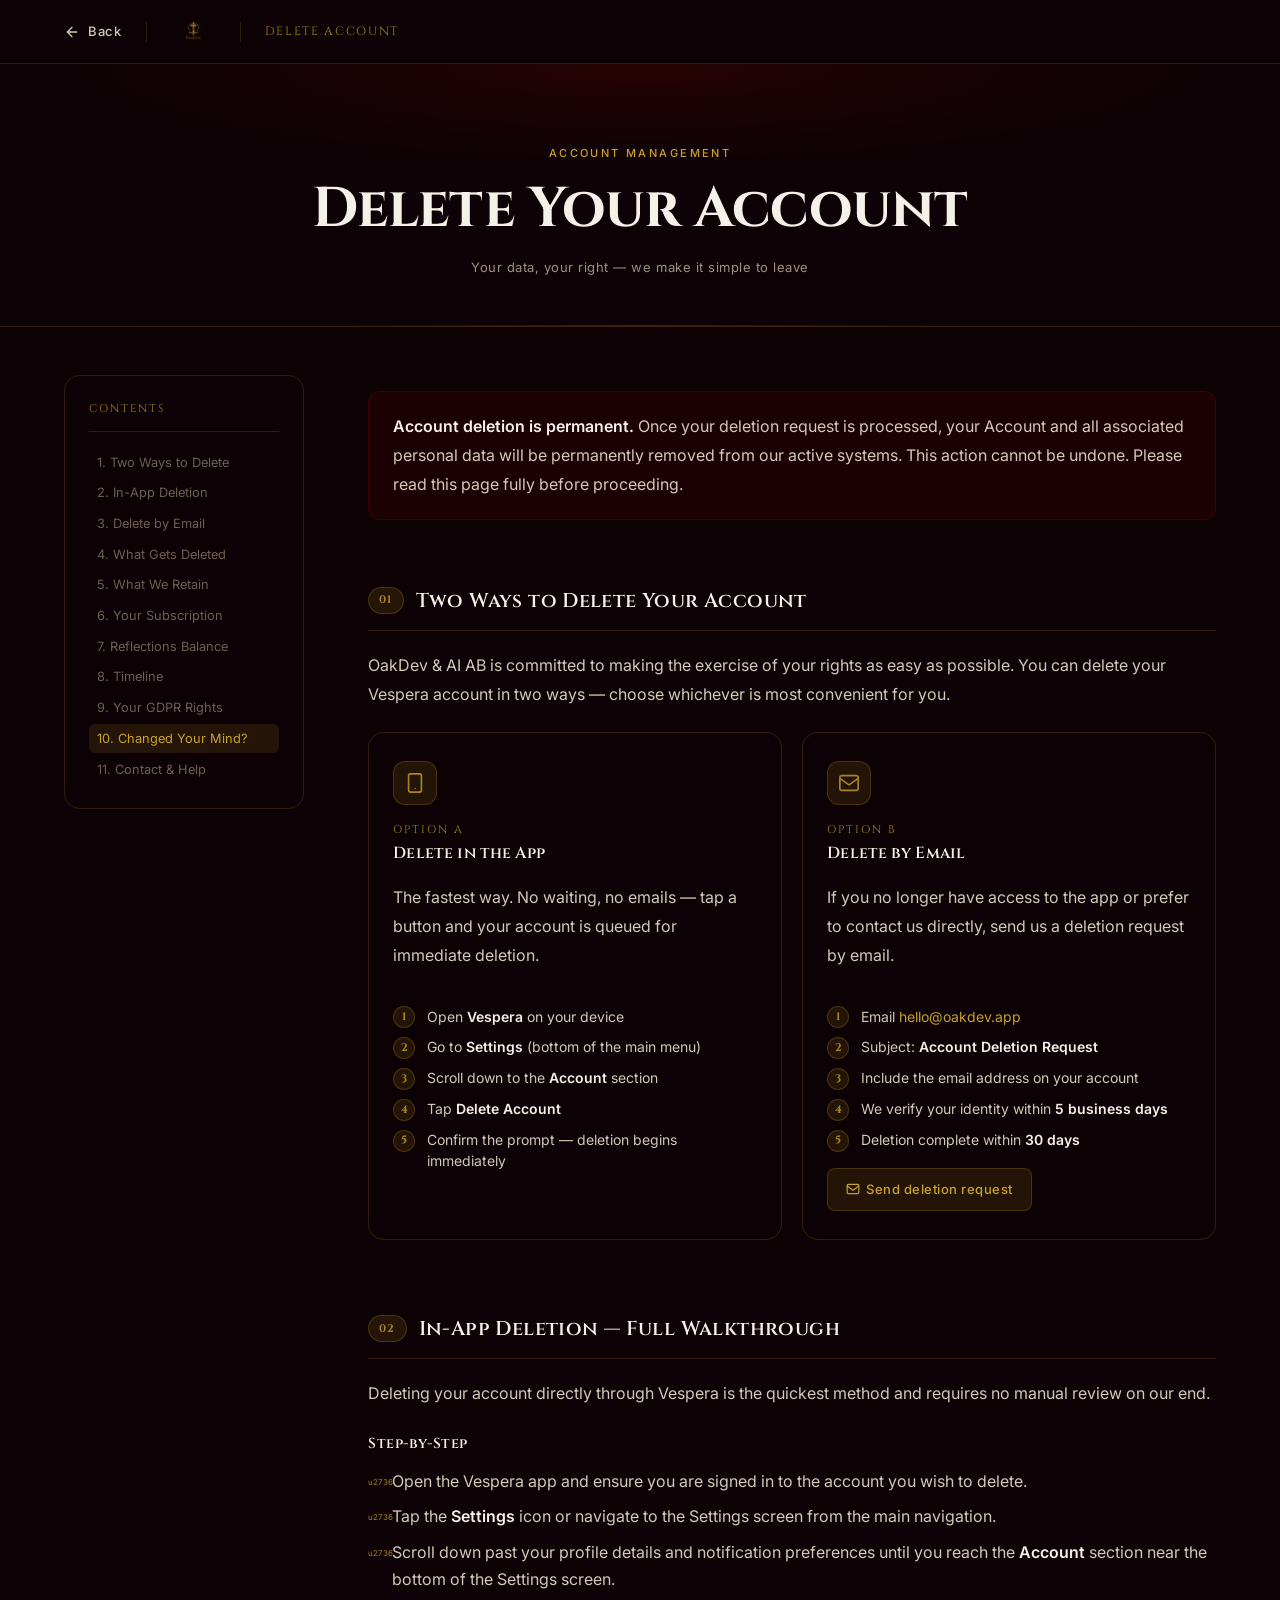
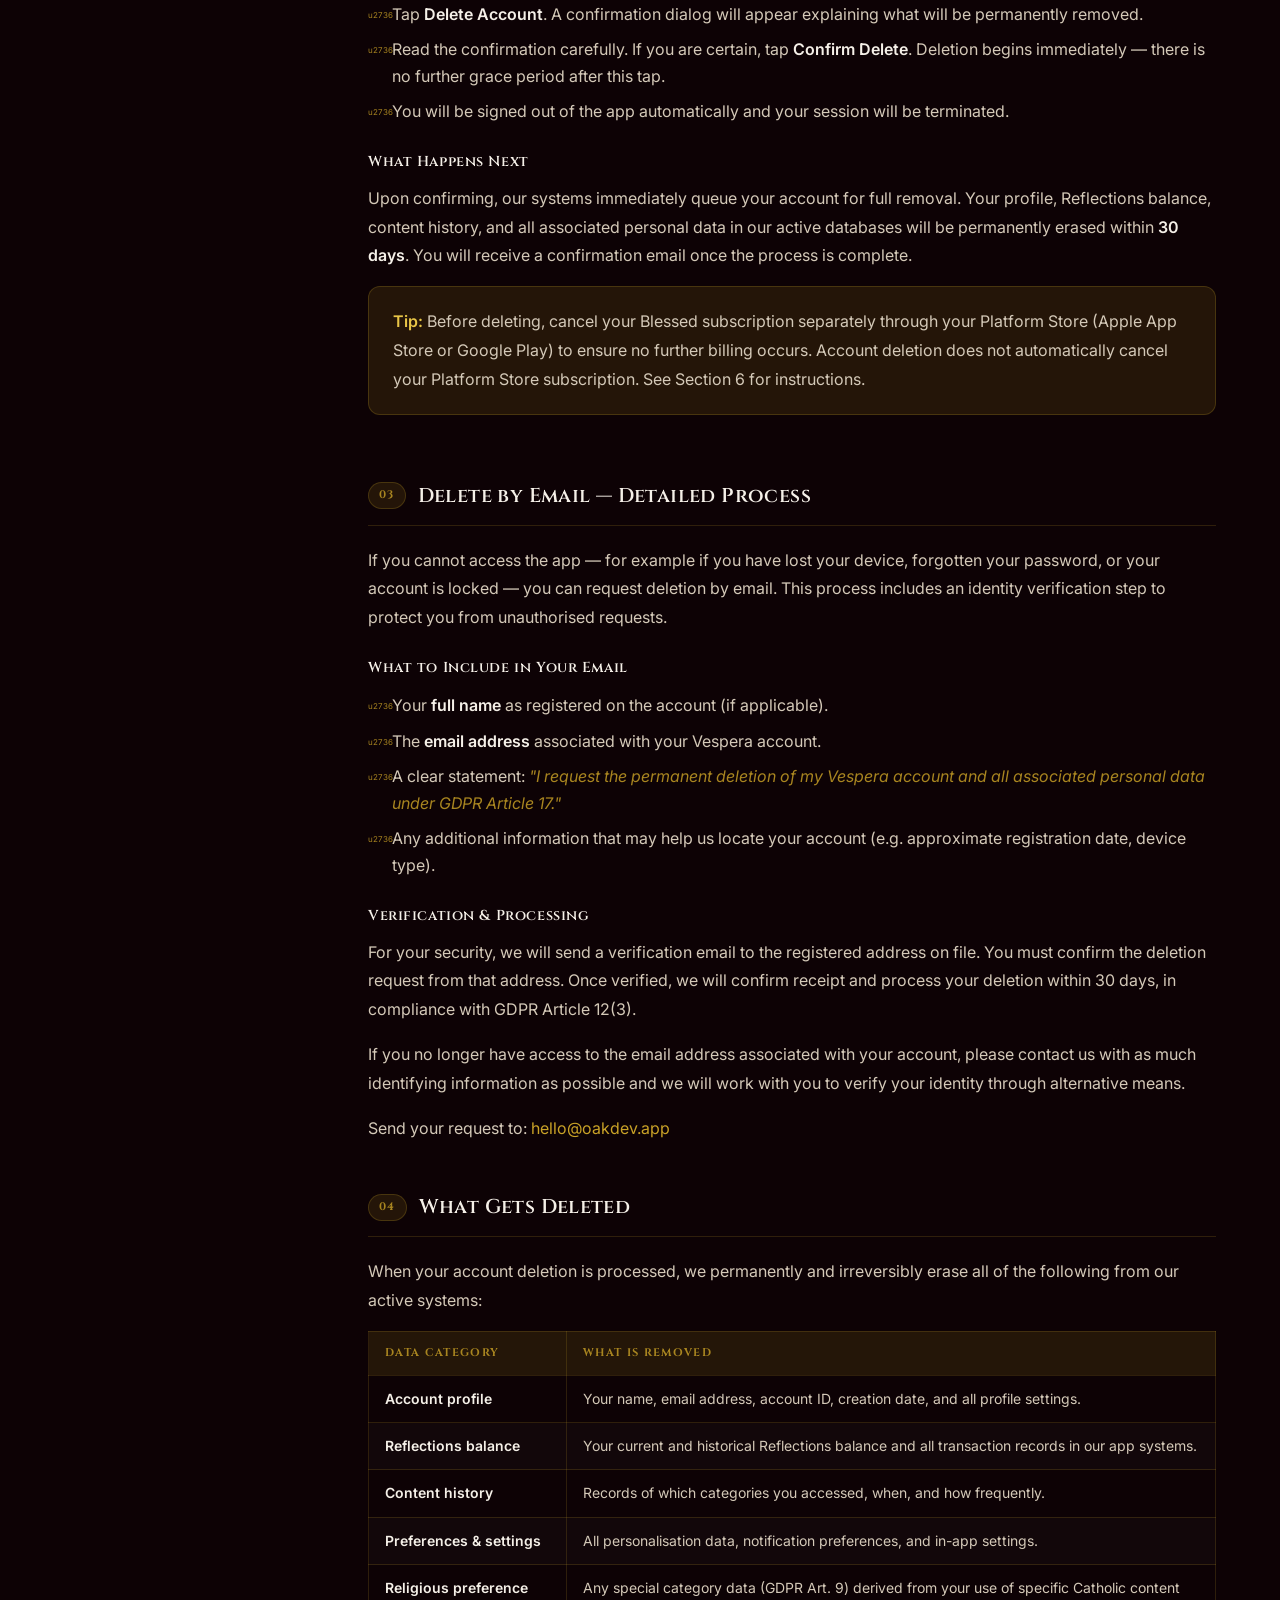
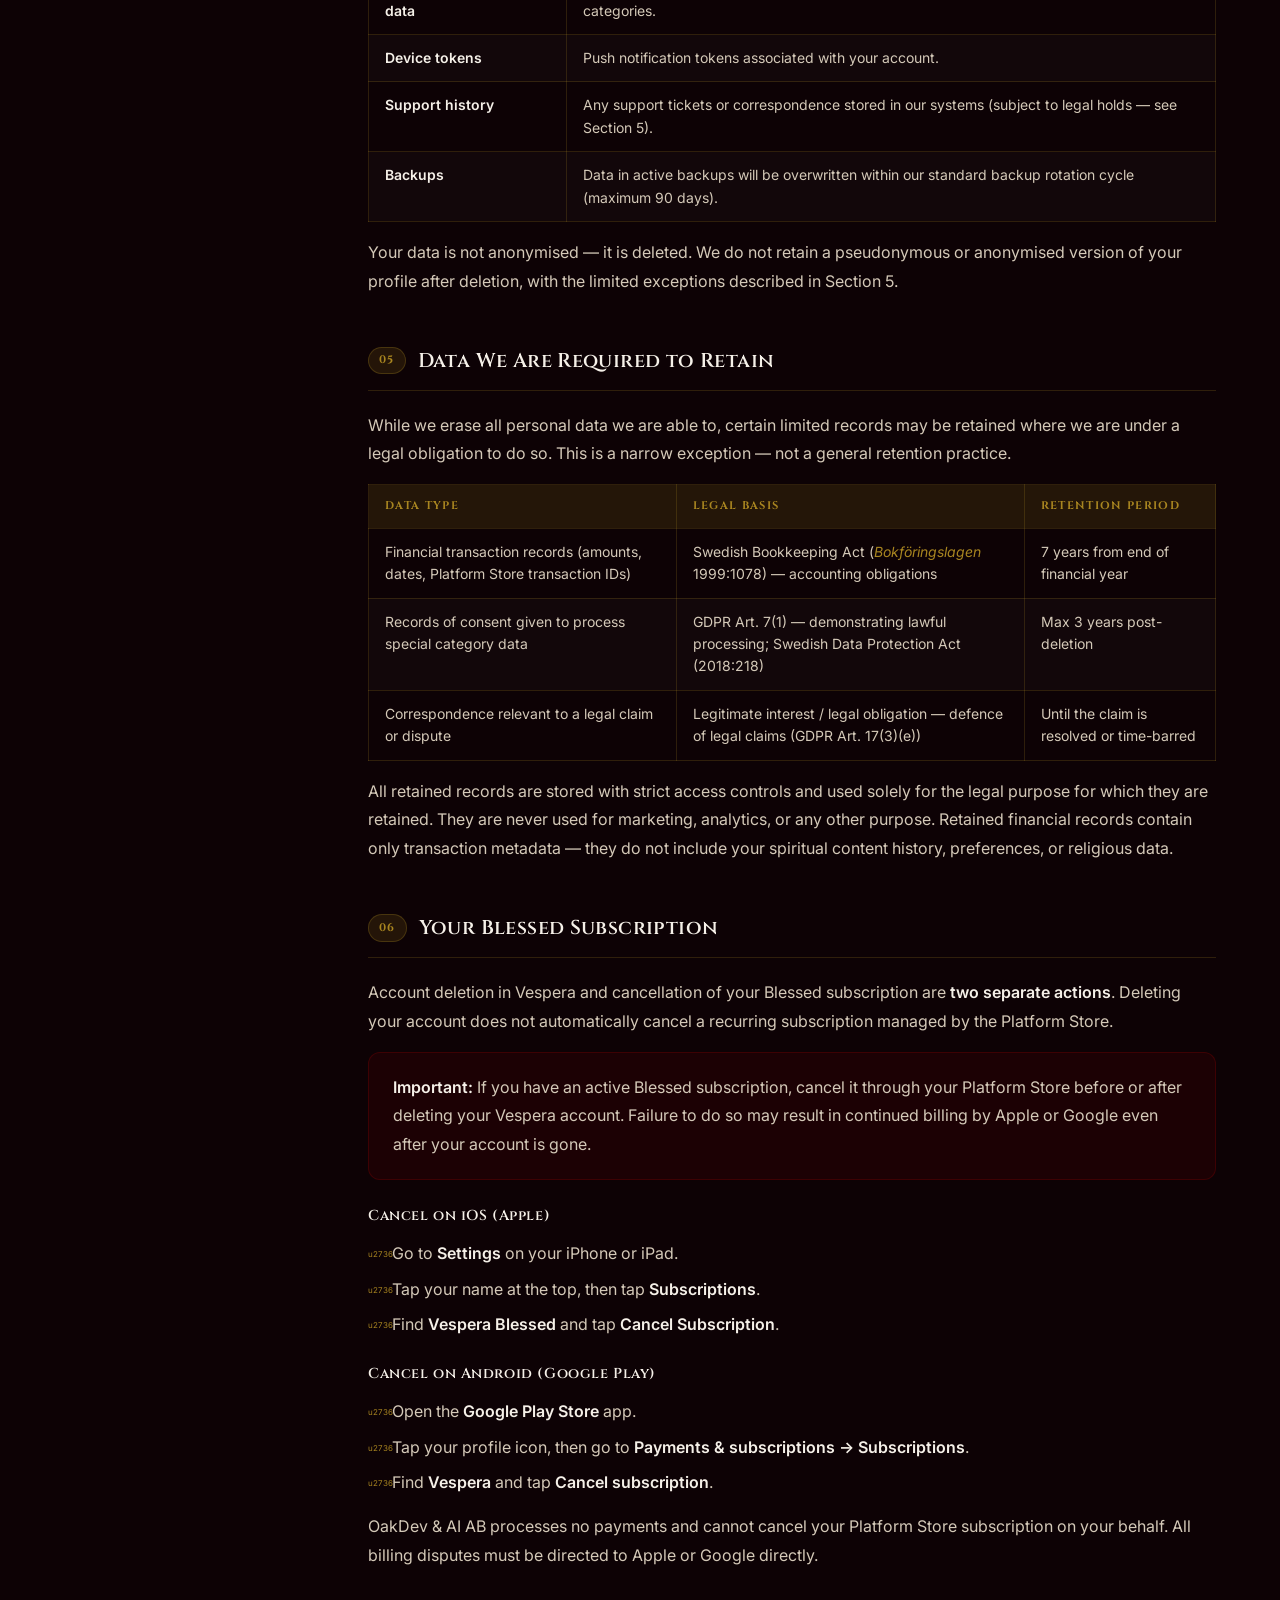
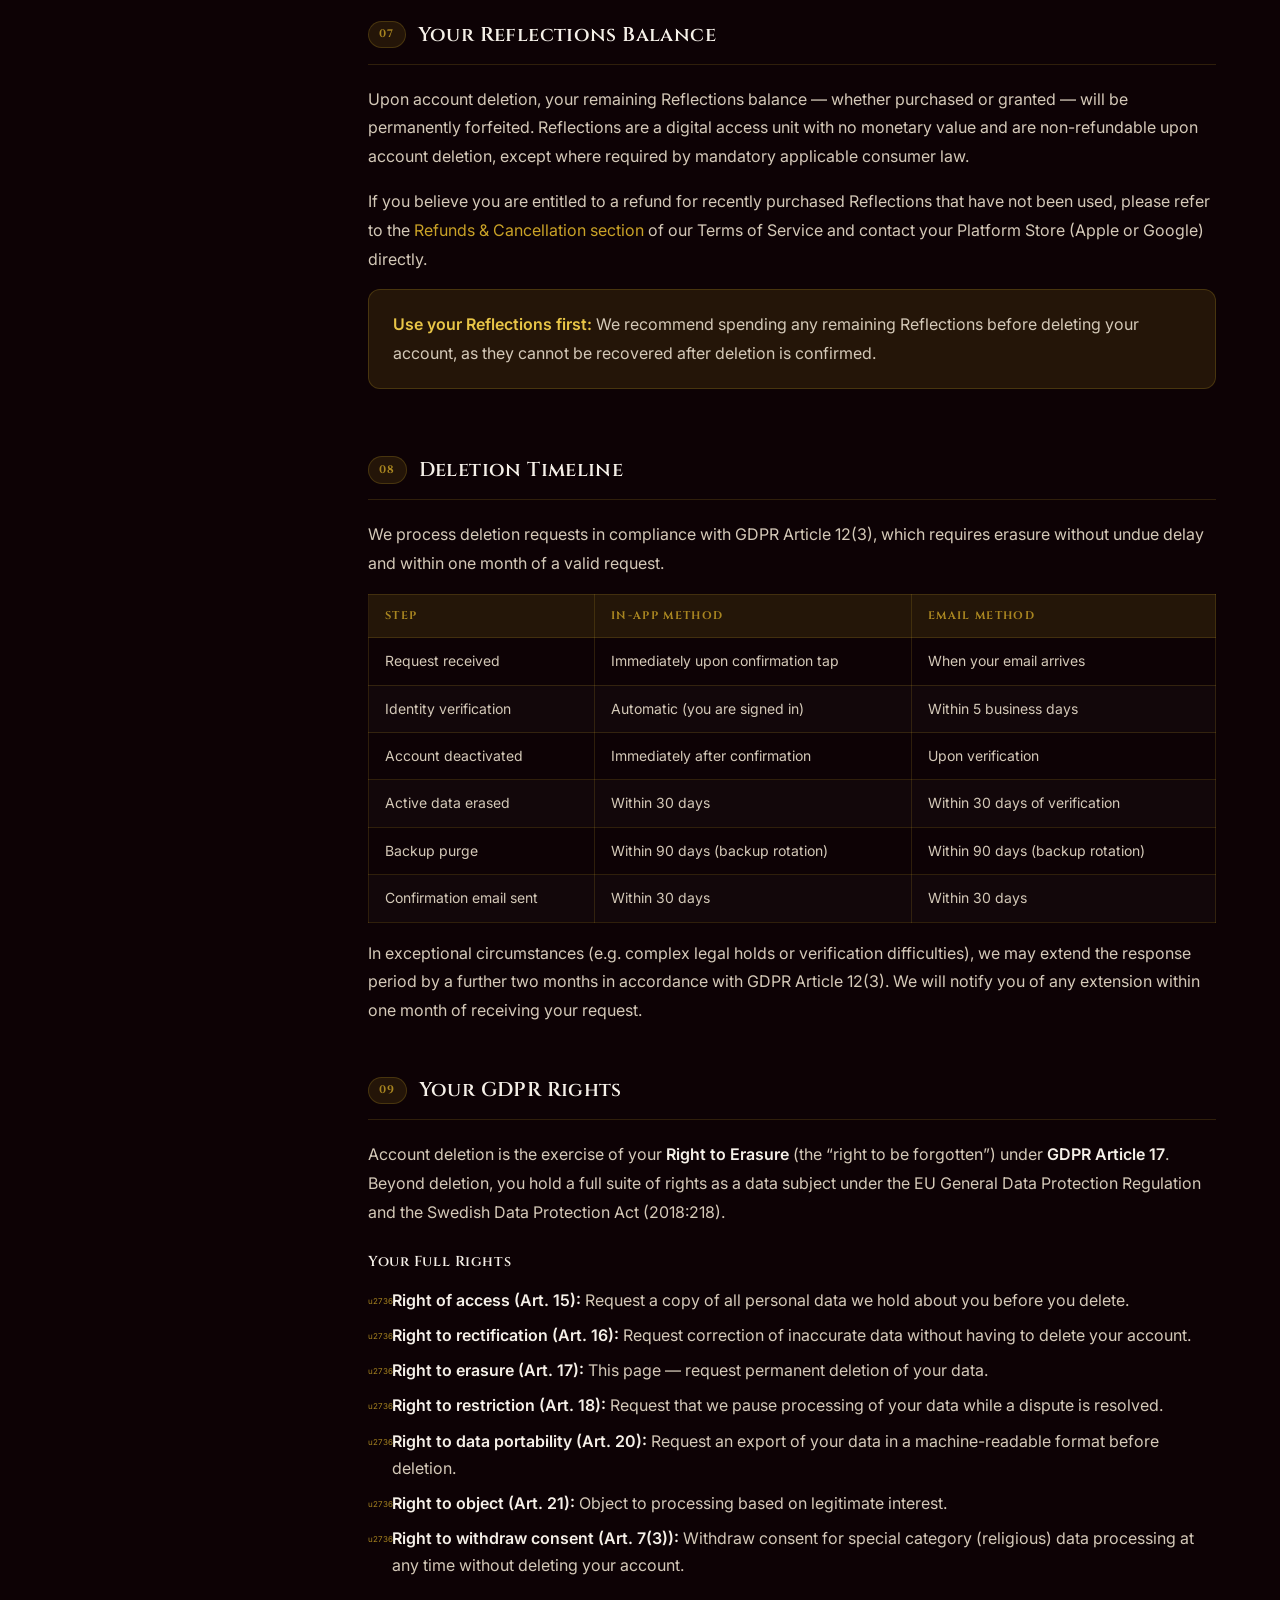
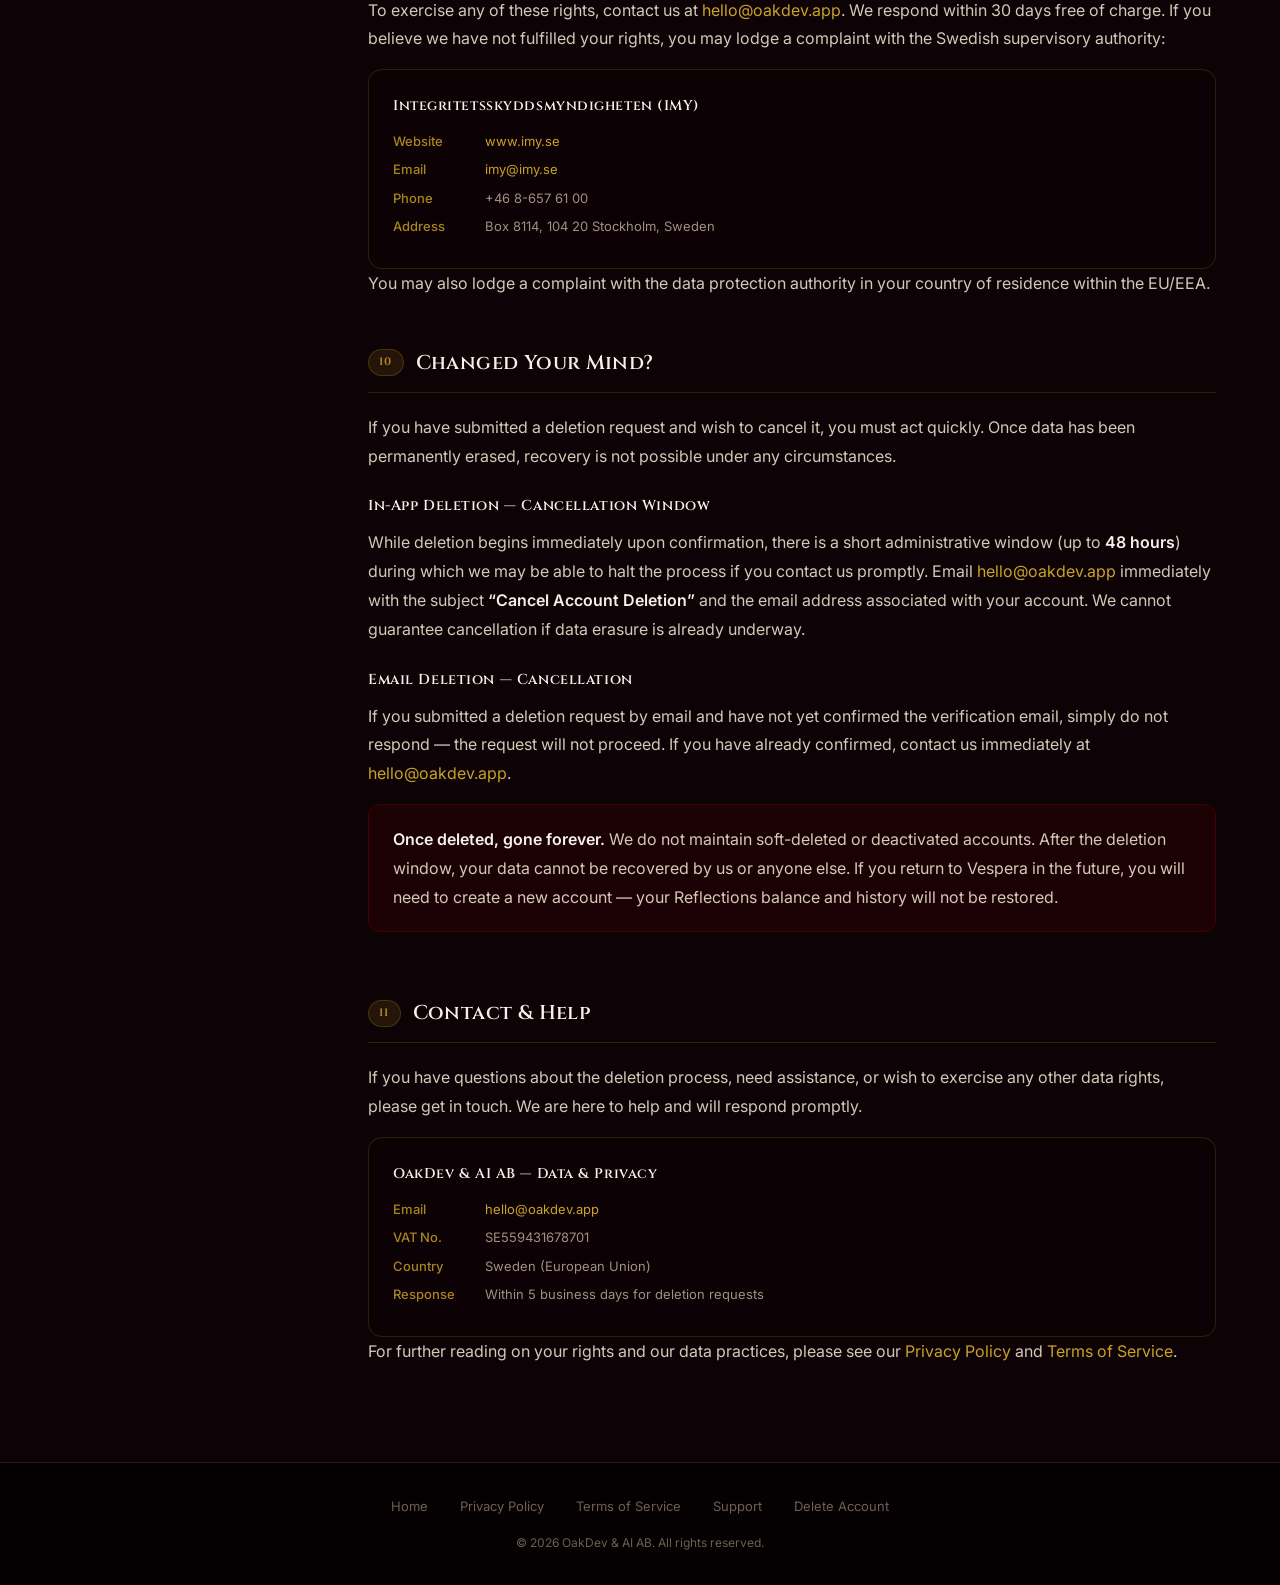
<file: delete-account/index.html>
<!DOCTYPE html>
<html lang="en">
<head>
  <meta charset="UTF-8">
  <meta name="viewport" content="width=device-width, initial-scale=1.0">
  <meta name="description" content="Delete your Vespera account — two ways to permanently remove your account and all associated data.">
  <meta name="robots" content="index, follow">
  <title>Delete Account — Vespera</title>
  <link rel="icon" type="image/png" href="../assets/icon.png">
  <link rel="preconnect" href="https://fonts.googleapis.com">
  <link rel="preconnect" href="https://fonts.gstatic.com" crossorigin>
  <link href="https://fonts.googleapis.com/css2?family=Cinzel:wght@400;600;700&family=Cormorant+Garamond:ital,wght@0,400;0,500;0,600;1,400;1,600&family=Inter:wght@300;400;500;600&display=swap" rel="stylesheet">
  <link rel="stylesheet" href="../css/variables.css">
  <link rel="stylesheet" href="../css/reset.css">
  <style>
    body { font-family: var(--font-body); font-size: var(--text-base); color: var(--cream); background-color: var(--abyss); line-height: 1.7; -webkit-font-smoothing: antialiased; }
    a { color: var(--gold); text-decoration: none; transition: color 0.2s ease; }
    a:hover { color: var(--gold-light); text-decoration: underline; }
    *, *::before, *::after { box-sizing: border-box; margin: 0; padding: 0; }
    img { display: block; max-width: 100%; }
    ul, ol { list-style: none; }
    ::-webkit-scrollbar { width: 6px; }
    ::-webkit-scrollbar-track { background: var(--abyss); }
    ::-webkit-scrollbar-thumb { background: var(--crimson-700); border-radius: 99px; }
    .nav { position: sticky; top: 0; z-index: 100; height: 64px; display: flex; align-items: center; background: rgba(13,2,5,0.85); backdrop-filter: blur(20px); -webkit-backdrop-filter: blur(20px); border-bottom: 1px solid var(--glass-border); padding: 0 clamp(1.5rem,5vw,4rem); }
    .nav__inner { max-width: 1280px; margin: 0 auto; width: 100%; display: flex; align-items: center; gap: 1.5rem; }
    .nav__back { display: flex; align-items: center; gap: 0.5rem; font-size: 0.8125rem; font-weight: 500; letter-spacing: 0.05em; color: var(--cream-mid); transition: color 0.2s; text-decoration: none; }
    .nav__back:hover { color: var(--gold); text-decoration: none; }
    .nav__back svg { flex-shrink: 0; }
    .nav__logo { height: 30px; width: auto; filter: drop-shadow(0 0 6px rgba(201,162,39,0.2)); }
    .nav__divider { width: 1px; height: 20px; background: var(--glass-border); }
    .nav__title { font-family: var(--font-display); font-size: 0.75rem; letter-spacing: 0.14em; text-transform: uppercase; color: var(--gold-muted); }
    .page-header { padding: 5rem clamp(1.5rem,5vw,4rem) 3rem; text-align: center; position: relative; background: radial-gradient(ellipse 70% 60% at 50% 0%, rgba(139,0,0,0.20) 0%, transparent 65%), var(--abyss); border-bottom: 1px solid var(--glass-border); }
    .page-header::after { content: ''; position: absolute; bottom: 0; left: 50%; transform: translateX(-50%); width: 55%; height: 1px; background: linear-gradient(90deg, transparent, var(--gold-border), transparent); }
    .page-eyebrow { font-size: 0.6875rem; font-weight: 500; letter-spacing: 0.22em; text-transform: uppercase; color: var(--gold); margin-bottom: 1rem; }
    .page-title { font-family: var(--font-display); font-size: clamp(2rem,5vw,3.5rem); font-weight: 700; letter-spacing: -0.01em; color: var(--cream); line-height: 1.1; }
    .page-meta { margin-top: 1rem; font-size: 0.8125rem; color: var(--cream-dim); letter-spacing: 0.04em; }
    .page-body { max-width: 1280px; margin: 0 auto; padding: 3rem clamp(1.5rem,5vw,4rem) 6rem; display: grid; grid-template-columns: 240px 1fr; gap: 4rem; align-items: start; }
    .toc { position: sticky; top: 80px; background: rgba(13,2,5,0.65); border: 1px solid var(--glass-border); border-radius: 16px; padding: 1.5rem; backdrop-filter: blur(12px); -webkit-backdrop-filter: blur(12px); }
    .toc__title { font-family: var(--font-display); font-size: 0.6875rem; letter-spacing: 0.18em; text-transform: uppercase; color: var(--gold-muted); margin-bottom: 1rem; padding-bottom: 0.75rem; border-bottom: 1px solid var(--glass-border); }
    .toc__list { display: flex; flex-direction: column; gap: 0.1rem; }
    .toc__link { display: block; font-size: 0.8rem; color: var(--cream-muted); padding: 0.35rem 0.5rem; border-radius: 6px; transition: background 0.15s, color 0.15s; line-height: 1.4; text-decoration: none; }
    .toc__link:hover { background: var(--gold-subtle); color: var(--gold-light); text-decoration: none; }
    .toc__link.is-active { color: var(--gold); background: var(--gold-subtle); }
    .policy { display: flex; flex-direction: column; gap: 3rem; }
    .policy-section { scroll-margin-top: 90px; }
    .policy-section__title { font-family: var(--font-display); font-size: 1.25rem; font-weight: 600; letter-spacing: 0.02em; color: var(--cream); margin-bottom: 1.25rem; padding-bottom: 0.75rem; border-bottom: 1px solid var(--glass-border); display: flex; align-items: center; gap: 0.75rem; }
    .policy-section__num { font-size: 0.6875rem; font-weight: 700; letter-spacing: 0.15em; color: var(--gold-muted); background: var(--gold-subtle); border: 1px solid var(--gold-border); border-radius: 99px; padding: 0.2rem 0.6rem; flex-shrink: 0; }
    .policy p { font-family: var(--font-body); font-size: var(--text-base); color: var(--cream-mid); line-height: 1.8; margin-bottom: 1rem; }
    .policy p:last-child { margin-bottom: 0; }
    .policy h4 { font-family: var(--font-display); font-size: 0.9rem; font-weight: 600; letter-spacing: 0.04em; color: var(--cream); margin: 1.5rem 0 0.6rem; }
    .policy ul { margin: 0.75rem 0 1rem 0; display: flex; flex-direction: column; gap: 0.5rem; }
    .policy ul li { font-size: var(--text-base); color: var(--cream-mid); padding-left: 1.5rem; position: relative; line-height: 1.7; }
    .policy ul li::before { content: '\u2736'; position: absolute; left: 0; color: var(--gold-muted); font-size: 0.5rem; top: 0.5rem; }
    .policy strong { color: var(--cream); font-weight: 600; }
    .policy em { color: var(--gold-muted); font-style: italic; }
    .info-box { background: var(--gold-subtle); border: 1px solid var(--gold-border); border-radius: 12px; padding: 1.25rem 1.5rem; margin: 1rem 0; }
    .info-box p { color: var(--cream-mid); margin-bottom: 0; }
    .info-box strong { color: var(--gold-light); }
    .warning-box { background: rgba(139,0,0,0.12); border: 1px solid var(--crimson-border); border-radius: 12px; padding: 1.25rem 1.5rem; margin: 1rem 0; }
    .warning-box p { color: var(--cream-mid); margin-bottom: 0; }
    .policy-table { width: 100%; border-collapse: collapse; margin: 1rem 0; font-size: 0.875rem; }
    .policy-table th { font-family: var(--font-display); font-size: 0.6875rem; letter-spacing: 0.12em; text-transform: uppercase; color: var(--gold-muted); background: var(--gold-subtle); border: 1px solid var(--glass-border); padding: 0.75rem 1rem; text-align: left; }
    .policy-table td { color: var(--cream-mid); border: 1px solid var(--glass-border); padding: 0.75rem 1rem; vertical-align: top; line-height: 1.6; }
    .policy-table tr:nth-child(even) td { background: rgba(255,255,255,0.02); }
    .method-cards { display: grid; grid-template-columns: 1fr 1fr; gap: 1.25rem; margin: 1.5rem 0; }
    .method-card { background: rgba(13,2,5,0.7); border: 1px solid var(--glass-border); border-radius: 16px; padding: 1.75rem 1.5rem; display: flex; flex-direction: column; gap: 1rem; transition: border-color 0.2s; }
    .method-card:hover { border-color: rgba(201,162,39,0.35); }
    .method-card__icon { width: 44px; height: 44px; background: var(--gold-subtle); border: 1px solid var(--gold-border); border-radius: 12px; display: flex; align-items: center; justify-content: center; flex-shrink: 0; }
    .method-card__icon svg { color: var(--gold-muted); }
    .method-card__label { font-family: var(--font-display); font-size: 0.6875rem; letter-spacing: 0.18em; text-transform: uppercase; color: var(--gold-muted); }
    .method-card__title { font-family: var(--font-display); font-size: 1rem; font-weight: 600; color: var(--cream); letter-spacing: 0.02em; }
    .method-card__body { font-size: 0.875rem; color: var(--cream-mid); line-height: 1.7; }
    .method-card__steps { display: flex; flex-direction: column; gap: 0.5rem; margin-top: 0.25rem; }
    .method-card__step { display: flex; align-items: flex-start; gap: 0.75rem; font-size: 0.875rem; color: var(--cream-mid); line-height: 1.5; }
    .method-card__step-num { font-family: var(--font-display); font-size: 0.6875rem; font-weight: 700; color: var(--gold-muted); background: var(--gold-subtle); border: 1px solid var(--gold-border); border-radius: 99px; min-width: 22px; height: 22px; display: flex; align-items: center; justify-content: center; flex-shrink: 0; margin-top: 0.05rem; }
    .method-card__cta { margin-top: auto; display: inline-flex; align-items: center; gap: 0.4rem; font-size: 0.8125rem; font-weight: 500; color: var(--gold); letter-spacing: 0.04em; padding: 0.6rem 1.1rem; border: 1px solid var(--gold-border); border-radius: 8px; background: var(--gold-subtle); transition: background 0.2s, border-color 0.2s, color 0.2s; text-decoration: none; align-self: flex-start; }
    .method-card__cta:hover { background: rgba(201,162,39,0.22); border-color: rgba(201,162,39,0.5); color: var(--gold-light); text-decoration: none; }
    .contact-card { background: rgba(13,2,5,0.7); border: 1px solid var(--glass-border); border-radius: 14px; padding: 1.5rem; margin-top: 1rem; }
    .contact-card__name { font-family: var(--font-display); font-size: 0.875rem; font-weight: 600; color: var(--cream); letter-spacing: 0.04em; margin-bottom: 0.75rem; }
    .contact-card__row { display: flex; gap: 0.75rem; font-size: 0.8125rem; color: var(--cream-dim); margin-bottom: 0.4rem; align-items: flex-start; }
    .contact-card__row span:first-child { color: var(--gold-muted); font-weight: 500; min-width: 80px; flex-shrink: 0; }
    .page-footer { background: var(--void); border-top: 1px solid var(--glass-border); padding: 2rem clamp(1.5rem,5vw,4rem); text-align: center; }
    .page-footer__inner { max-width: 1280px; margin: 0 auto; }
    .page-footer__links { display: flex; gap: 2rem; justify-content: center; flex-wrap: wrap; margin-bottom: 1rem; }
    .page-footer__link { font-size: 0.8125rem; color: var(--cream-muted); transition: color 0.2s; }
    .page-footer__link:hover { color: var(--gold-muted); text-decoration: none; }
    .page-footer__copy { font-size: 0.75rem; color: var(--cream-muted); }
    @media (max-width: 900px) { .page-body { grid-template-columns: 1fr; gap: 2rem; } .toc { position: static; display: none; } .method-cards { grid-template-columns: 1fr; } }
    @media (max-width: 480px) { .page-header { padding: 3rem 1.5rem 2rem; } .policy-table { font-size: 0.8rem; } .policy-table th, .policy-table td { padding: 0.5rem 0.6rem; } }
  </style>
</head>
<body>

  <nav class="nav">
    <div class="nav__inner">
      <a href="/" class="nav__back" aria-label="Back to Vespera">
        <svg width="16" height="16" viewBox="0 0 24 24" fill="none" stroke="currentColor" stroke-width="2" stroke-linecap="round"><path d="M19 12H5M12 5l-7 7 7 7"/></svg>
        Back
      </a>
      <div class="nav__divider"></div>
      <a href="/"><img src="../assets/logo.png" alt="Vespera" class="nav__logo"></a>
      <div class="nav__divider"></div>
      <span class="nav__title">Delete Account</span>
    </div>
  </nav>

  <header class="page-header">
    <p class="page-eyebrow">Account Management</p>
    <h1 class="page-title">Delete Your Account</h1>
    <p class="page-meta">Your data, your right &mdash; we make it simple to leave</p>
  </header>

  <div class="page-body">

    <aside class="toc" aria-label="Table of contents">
      <div class="toc__title">Contents</div>
      <nav class="toc__list">
        <a href="#s1"  class="toc__link">1. Two Ways to Delete</a>
        <a href="#s2"  class="toc__link">2. In-App Deletion</a>
        <a href="#s3"  class="toc__link">3. Delete by Email</a>
        <a href="#s4"  class="toc__link">4. What Gets Deleted</a>
        <a href="#s5"  class="toc__link">5. What We Retain</a>
        <a href="#s6"  class="toc__link">6. Your Subscription</a>
        <a href="#s7"  class="toc__link">7. Reflections Balance</a>
        <a href="#s8"  class="toc__link">8. Timeline</a>
        <a href="#s9"  class="toc__link">9. Your GDPR Rights</a>
        <a href="#s10" class="toc__link">10. Changed Your Mind?</a>
        <a href="#s11" class="toc__link">11. Contact &amp; Help</a>
      </nav>
    </aside>

    <main class="policy" id="policy">

      <div class="warning-box">
        <p><strong>Account deletion is permanent.</strong> Once your deletion request is processed, your Account and all associated personal data will be permanently removed from our active systems. This action cannot be undone. Please read this page fully before proceeding.</p>
      </div>

      <section class="policy-section" id="s1">
        <h2 class="policy-section__title"><span class="policy-section__num">01</span>Two Ways to Delete Your Account</h2>
        <p>OakDev &amp; AI AB is committed to making the exercise of your rights as easy as possible. You can delete your Vespera account in two ways &mdash; choose whichever is most convenient for you.</p>
        <div class="method-cards">

          <div class="method-card">
            <div class="method-card__icon">
              <svg width="22" height="22" viewBox="0 0 24 24" fill="none" stroke="currentColor" stroke-width="1.8" stroke-linecap="round" stroke-linejoin="round">
                <rect x="5" y="2" width="14" height="20" rx="2"/><line x1="12" y1="18" x2="12" y2="18.01"/>
              </svg>
            </div>
            <div>
              <div class="method-card__label">Option A</div>
              <div class="method-card__title">Delete in the App</div>
            </div>
            <p class="method-card__body">The fastest way. No waiting, no emails &mdash; tap a button and your account is queued for immediate deletion.</p>
            <div class="method-card__steps">
              <div class="method-card__step"><span class="method-card__step-num">1</span><span>Open <strong>Vespera</strong> on your device</span></div>
              <div class="method-card__step"><span class="method-card__step-num">2</span><span>Go to <strong>Settings</strong> (bottom of the main menu)</span></div>
              <div class="method-card__step"><span class="method-card__step-num">3</span><span>Scroll down to the <strong>Account</strong> section</span></div>
              <div class="method-card__step"><span class="method-card__step-num">4</span><span>Tap <strong>Delete Account</strong></span></div>
              <div class="method-card__step"><span class="method-card__step-num">5</span><span>Confirm the prompt &mdash; deletion begins immediately</span></div>
            </div>
          </div>

          <div class="method-card">
            <div class="method-card__icon">
              <svg width="22" height="22" viewBox="0 0 24 24" fill="none" stroke="currentColor" stroke-width="1.8" stroke-linecap="round" stroke-linejoin="round">
                <rect x="2" y="4" width="20" height="16" rx="2"/><path d="M2 7l10 7 10-7"/>
              </svg>
            </div>
            <div>
              <div class="method-card__label">Option B</div>
              <div class="method-card__title">Delete by Email</div>
            </div>
            <p class="method-card__body">If you no longer have access to the app or prefer to contact us directly, send us a deletion request by email.</p>
            <div class="method-card__steps">
              <div class="method-card__step"><span class="method-card__step-num">1</span><span>Email <a href="mailto:hello@oakdev.app">hello@oakdev.app</a></span></div>
              <div class="method-card__step"><span class="method-card__step-num">2</span><span>Subject: <strong>Account Deletion Request</strong></span></div>
              <div class="method-card__step"><span class="method-card__step-num">3</span><span>Include the email address on your account</span></div>
              <div class="method-card__step"><span class="method-card__step-num">4</span><span>We verify your identity within <strong>5 business days</strong></span></div>
              <div class="method-card__step"><span class="method-card__step-num">5</span><span>Deletion complete within <strong>30 days</strong></span></div>
            </div>
            <a href="mailto:hello@oakdev.app?subject=Account%20Deletion%20Request" class="method-card__cta">
              <svg width="14" height="14" viewBox="0 0 24 24" fill="none" stroke="currentColor" stroke-width="2" stroke-linecap="round"><rect x="2" y="4" width="20" height="16" rx="2"/><path d="M2 7l10 7 10-7"/></svg>
              Send deletion request
            </a>
          </div>

        </div>
      </section>

      <section class="policy-section" id="s2">
        <h2 class="policy-section__title"><span class="policy-section__num">02</span>In-App Deletion &mdash; Full Walkthrough</h2>
        <p>Deleting your account directly through Vespera is the quickest method and requires no manual review on our end.</p>
        <h4>Step-by-Step</h4>
        <ul>
          <li>Open the Vespera app and ensure you are signed in to the account you wish to delete.</li>
          <li>Tap the <strong>Settings</strong> icon or navigate to the Settings screen from the main navigation.</li>
          <li>Scroll down past your profile details and notification preferences until you reach the <strong>Account</strong> section near the bottom of the Settings screen.</li>
          <li>Tap <strong>Delete Account</strong>. A confirmation dialog will appear explaining what will be permanently removed.</li>
          <li>Read the confirmation carefully. If you are certain, tap <strong>Confirm Delete</strong>. Deletion begins immediately &mdash; there is no further grace period after this tap.</li>
          <li>You will be signed out of the app automatically and your session will be terminated.</li>
        </ul>
        <h4>What Happens Next</h4>
        <p>Upon confirming, our systems immediately queue your account for full removal. Your profile, Reflections balance, content history, and all associated personal data in our active databases will be permanently erased within <strong>30 days</strong>. You will receive a confirmation email once the process is complete.</p>
        <div class="info-box">
          <p><strong>Tip:</strong> Before deleting, cancel your Blessed subscription separately through your Platform Store (Apple App Store or Google Play) to ensure no further billing occurs. Account deletion does not automatically cancel your Platform Store subscription. See Section 6 for instructions.</p>
        </div>
      </section>

      <section class="policy-section" id="s3">
        <h2 class="policy-section__title"><span class="policy-section__num">03</span>Delete by Email &mdash; Detailed Process</h2>
        <p>If you cannot access the app &mdash; for example if you have lost your device, forgotten your password, or your account is locked &mdash; you can request deletion by email. This process includes an identity verification step to protect you from unauthorised requests.</p>
        <h4>What to Include in Your Email</h4>
        <ul>
          <li>Your <strong>full name</strong> as registered on the account (if applicable).</li>
          <li>The <strong>email address</strong> associated with your Vespera account.</li>
          <li>A clear statement: <em>"I request the permanent deletion of my Vespera account and all associated personal data under GDPR Article 17."</em></li>
          <li>Any additional information that may help us locate your account (e.g. approximate registration date, device type).</li>
        </ul>
        <h4>Verification &amp; Processing</h4>
        <p>For your security, we will send a verification email to the registered address on file. You must confirm the deletion request from that address. Once verified, we will confirm receipt and process your deletion within 30 days, in compliance with GDPR Article 12(3).</p>
        <p>If you no longer have access to the email address associated with your account, please contact us with as much identifying information as possible and we will work with you to verify your identity through alternative means.</p>
        <p>Send your request to: <a href="mailto:hello@oakdev.app?subject=Account%20Deletion%20Request">hello@oakdev.app</a></p>
      </section>

      <section class="policy-section" id="s4">
        <h2 class="policy-section__title"><span class="policy-section__num">04</span>What Gets Deleted</h2>
        <p>When your account deletion is processed, we permanently and irreversibly erase all of the following from our active systems:</p>
        <table class="policy-table">
          <thead><tr><th>Data Category</th><th>What Is Removed</th></tr></thead>
          <tbody>
            <tr><td><strong>Account profile</strong></td><td>Your name, email address, account ID, creation date, and all profile settings.</td></tr>
            <tr><td><strong>Reflections balance</strong></td><td>Your current and historical Reflections balance and all transaction records in our app systems.</td></tr>
            <tr><td><strong>Content history</strong></td><td>Records of which categories you accessed, when, and how frequently.</td></tr>
            <tr><td><strong>Preferences &amp; settings</strong></td><td>All personalisation data, notification preferences, and in-app settings.</td></tr>
            <tr><td><strong>Religious preference data</strong></td><td>Any special category data (GDPR Art. 9) derived from your use of specific Catholic content categories.</td></tr>
            <tr><td><strong>Device tokens</strong></td><td>Push notification tokens associated with your account.</td></tr>
            <tr><td><strong>Support history</strong></td><td>Any support tickets or correspondence stored in our systems (subject to legal holds &mdash; see Section 5).</td></tr>
            <tr><td><strong>Backups</strong></td><td>Data in active backups will be overwritten within our standard backup rotation cycle (maximum 90 days).</td></tr>
          </tbody>
        </table>
        <p>Your data is not anonymised &mdash; it is deleted. We do not retain a pseudonymous or anonymised version of your profile after deletion, with the limited exceptions described in Section 5.</p>
      </section>

      <section class="policy-section" id="s5">
        <h2 class="policy-section__title"><span class="policy-section__num">05</span>Data We Are Required to Retain</h2>
        <p>While we erase all personal data we are able to, certain limited records may be retained where we are under a legal obligation to do so. This is a narrow exception &mdash; not a general retention practice.</p>
        <table class="policy-table">
          <thead><tr><th>Data Type</th><th>Legal Basis</th><th>Retention Period</th></tr></thead>
          <tbody>
            <tr>
              <td>Financial transaction records (amounts, dates, Platform Store transaction IDs)</td>
              <td>Swedish Bookkeeping Act (<em>Bokf&ouml;ringslagen</em> 1999:1078) &mdash; accounting obligations</td>
              <td>7 years from end of financial year</td>
            </tr>
            <tr>
              <td>Records of consent given to process special category data</td>
              <td>GDPR Art. 7(1) &mdash; demonstrating lawful processing; Swedish Data Protection Act (2018:218)</td>
              <td>Max 3 years post-deletion</td>
            </tr>
            <tr>
              <td>Correspondence relevant to a legal claim or dispute</td>
              <td>Legitimate interest / legal obligation &mdash; defence of legal claims (GDPR Art. 17(3)(e))</td>
              <td>Until the claim is resolved or time-barred</td>
            </tr>
          </tbody>
        </table>
        <p>All retained records are stored with strict access controls and used solely for the legal purpose for which they are retained. They are never used for marketing, analytics, or any other purpose. Retained financial records contain only transaction metadata &mdash; they do not include your spiritual content history, preferences, or religious data.</p>
      </section>

      <section class="policy-section" id="s6">
        <h2 class="policy-section__title"><span class="policy-section__num">06</span>Your Blessed Subscription</h2>
        <p>Account deletion in Vespera and cancellation of your Blessed subscription are <strong>two separate actions</strong>. Deleting your account does not automatically cancel a recurring subscription managed by the Platform Store.</p>
        <div class="warning-box">
          <p><strong>Important:</strong> If you have an active Blessed subscription, cancel it through your Platform Store before or after deleting your Vespera account. Failure to do so may result in continued billing by Apple or Google even after your account is gone.</p>
        </div>
        <h4>Cancel on iOS (Apple)</h4>
        <ul>
          <li>Go to <strong>Settings</strong> on your iPhone or iPad.</li>
          <li>Tap your name at the top, then tap <strong>Subscriptions</strong>.</li>
          <li>Find <strong>Vespera Blessed</strong> and tap <strong>Cancel Subscription</strong>.</li>
        </ul>
        <h4>Cancel on Android (Google Play)</h4>
        <ul>
          <li>Open the <strong>Google Play Store</strong> app.</li>
          <li>Tap your profile icon, then go to <strong>Payments &amp; subscriptions &rarr; Subscriptions</strong>.</li>
          <li>Find <strong>Vespera</strong> and tap <strong>Cancel subscription</strong>.</li>
        </ul>
        <p>OakDev &amp; AI AB processes no payments and cannot cancel your Platform Store subscription on your behalf. All billing disputes must be directed to Apple or Google directly.</p>
      </section>

      <section class="policy-section" id="s7">
        <h2 class="policy-section__title"><span class="policy-section__num">07</span>Your Reflections Balance</h2>
        <p>Upon account deletion, your remaining Reflections balance &mdash; whether purchased or granted &mdash; will be permanently forfeited. Reflections are a digital access unit with no monetary value and are non-refundable upon account deletion, except where required by mandatory applicable consumer law.</p>
        <p>If you believe you are entitled to a refund for recently purchased Reflections that have not been used, please refer to the <a href="/terms#s8">Refunds &amp; Cancellation section</a> of our Terms of Service and contact your Platform Store (Apple or Google) directly.</p>
        <div class="info-box">
          <p><strong>Use your Reflections first:</strong> We recommend spending any remaining Reflections before deleting your account, as they cannot be recovered after deletion is confirmed.</p>
        </div>
      </section>

      <section class="policy-section" id="s8">
        <h2 class="policy-section__title"><span class="policy-section__num">08</span>Deletion Timeline</h2>
        <p>We process deletion requests in compliance with GDPR Article 12(3), which requires erasure without undue delay and within one month of a valid request.</p>
        <table class="policy-table">
          <thead><tr><th>Step</th><th>In-App Method</th><th>Email Method</th></tr></thead>
          <tbody>
            <tr><td>Request received</td><td>Immediately upon confirmation tap</td><td>When your email arrives</td></tr>
            <tr><td>Identity verification</td><td>Automatic (you are signed in)</td><td>Within 5 business days</td></tr>
            <tr><td>Account deactivated</td><td>Immediately after confirmation</td><td>Upon verification</td></tr>
            <tr><td>Active data erased</td><td>Within 30 days</td><td>Within 30 days of verification</td></tr>
            <tr><td>Backup purge</td><td>Within 90 days (backup rotation)</td><td>Within 90 days (backup rotation)</td></tr>
            <tr><td>Confirmation email sent</td><td>Within 30 days</td><td>Within 30 days</td></tr>
          </tbody>
        </table>
        <p>In exceptional circumstances (e.g. complex legal holds or verification difficulties), we may extend the response period by a further two months in accordance with GDPR Article 12(3). We will notify you of any extension within one month of receiving your request.</p>
      </section>

      <section class="policy-section" id="s9">
        <h2 class="policy-section__title"><span class="policy-section__num">09</span>Your GDPR Rights</h2>
        <p>Account deletion is the exercise of your <strong>Right to Erasure</strong> (the &ldquo;right to be forgotten&rdquo;) under <strong>GDPR Article 17</strong>. Beyond deletion, you hold a full suite of rights as a data subject under the EU General Data Protection Regulation and the Swedish Data Protection Act (2018:218).</p>
        <h4>Your Full Rights</h4>
        <ul>
          <li><strong>Right of access (Art. 15):</strong> Request a copy of all personal data we hold about you before you delete.</li>
          <li><strong>Right to rectification (Art. 16):</strong> Request correction of inaccurate data without having to delete your account.</li>
          <li><strong>Right to erasure (Art. 17):</strong> This page &mdash; request permanent deletion of your data.</li>
          <li><strong>Right to restriction (Art. 18):</strong> Request that we pause processing of your data while a dispute is resolved.</li>
          <li><strong>Right to data portability (Art. 20):</strong> Request an export of your data in a machine-readable format before deletion.</li>
          <li><strong>Right to object (Art. 21):</strong> Object to processing based on legitimate interest.</li>
          <li><strong>Right to withdraw consent (Art. 7(3)):</strong> Withdraw consent for special category (religious) data processing at any time without deleting your account.</li>
        </ul>
        <p>To exercise any of these rights, contact us at <a href="mailto:hello@oakdev.app">hello@oakdev.app</a>. We respond within 30 days free of charge. If you believe we have not fulfilled your rights, you may lodge a complaint with the Swedish supervisory authority:</p>
        <div class="contact-card">
          <div class="contact-card__name">Integritetsskyddsmyndigheten (IMY)</div>
          <div class="contact-card__row"><span>Website</span><span><a href="https://www.imy.se" target="_blank" rel="noopener noreferrer">www.imy.se</a></span></div>
          <div class="contact-card__row"><span>Email</span><span><a href="mailto:imy@imy.se">imy@imy.se</a></span></div>
          <div class="contact-card__row"><span>Phone</span><span>+46 8-657 61 00</span></div>
          <div class="contact-card__row"><span>Address</span><span>Box 8114, 104 20 Stockholm, Sweden</span></div>
        </div>
        <p>You may also lodge a complaint with the data protection authority in your country of residence within the EU/EEA.</p>
      </section>

      <section class="policy-section" id="s10">
        <h2 class="policy-section__title"><span class="policy-section__num">10</span>Changed Your Mind?</h2>
        <p>If you have submitted a deletion request and wish to cancel it, you must act quickly. Once data has been permanently erased, recovery is not possible under any circumstances.</p>
        <h4>In-App Deletion &mdash; Cancellation Window</h4>
        <p>While deletion begins immediately upon confirmation, there is a short administrative window (up to <strong>48 hours</strong>) during which we may be able to halt the process if you contact us promptly. Email <a href="mailto:hello@oakdev.app">hello@oakdev.app</a> immediately with the subject <strong>&ldquo;Cancel Account Deletion&rdquo;</strong> and the email address associated with your account. We cannot guarantee cancellation if data erasure is already underway.</p>
        <h4>Email Deletion &mdash; Cancellation</h4>
        <p>If you submitted a deletion request by email and have not yet confirmed the verification email, simply do not respond &mdash; the request will not proceed. If you have already confirmed, contact us immediately at <a href="mailto:hello@oakdev.app">hello@oakdev.app</a>.</p>
        <div class="warning-box">
          <p><strong>Once deleted, gone forever.</strong> We do not maintain soft-deleted or deactivated accounts. After the deletion window, your data cannot be recovered by us or anyone else. If you return to Vespera in the future, you will need to create a new account &mdash; your Reflections balance and history will not be restored.</p>
        </div>
      </section>

      <section class="policy-section" id="s11">
        <h2 class="policy-section__title"><span class="policy-section__num">11</span>Contact &amp; Help</h2>
        <p>If you have questions about the deletion process, need assistance, or wish to exercise any other data rights, please get in touch. We are here to help and will respond promptly.</p>
        <div class="contact-card">
          <div class="contact-card__name">OakDev &amp; AI AB &mdash; Data &amp; Privacy</div>
          <div class="contact-card__row"><span>Email</span><span><a href="mailto:hello@oakdev.app">hello@oakdev.app</a></span></div>
          <div class="contact-card__row"><span>VAT No.</span><span>SE559431678701</span></div>
          <div class="contact-card__row"><span>Country</span><span>Sweden (European Union)</span></div>
          <div class="contact-card__row"><span>Response</span><span>Within 5 business days for deletion requests</span></div>
        </div>
        <p>For further reading on your rights and our data practices, please see our <a href="/privacy">Privacy Policy</a> and <a href="/terms">Terms of Service</a>.</p>
      </section>

    </main>
  </div>

  <footer class="page-footer">
    <div class="page-footer__inner">
      <div class="page-footer__links">
        <a href="/"               class="page-footer__link">Home</a>
        <a href="/privacy"        class="page-footer__link">Privacy Policy</a>
        <a href="/terms"          class="page-footer__link">Terms of Service</a>
        <a href="/support"        class="page-footer__link">Support</a>
        <a href="/delete-account" class="page-footer__link">Delete Account</a>
      </div>
      <p class="page-footer__copy">&copy; 2026 OakDev &amp; AI AB. All rights reserved.</p>
    </div>
  </footer>

  <script>
    (function () {
      const links    = document.querySelectorAll('.toc__link');
      const sections = document.querySelectorAll('.policy-section');
      if (!links.length || !sections.length) return;
      const observer = new IntersectionObserver(
        entries => {
          entries.forEach(entry => {
            if (entry.isIntersecting) {
              links.forEach(l => l.classList.remove('is-active'));
              const active = document.querySelector('.toc__link[href="#' + entry.target.id + '"]');
              if (active) active.classList.add('is-active');
            }
          });
        },
        { rootMargin: '-20% 0px -70% 0px', threshold: 0 }
      );
      sections.forEach(s => observer.observe(s));
    })();
  </script>

</body>
</html>
</file>
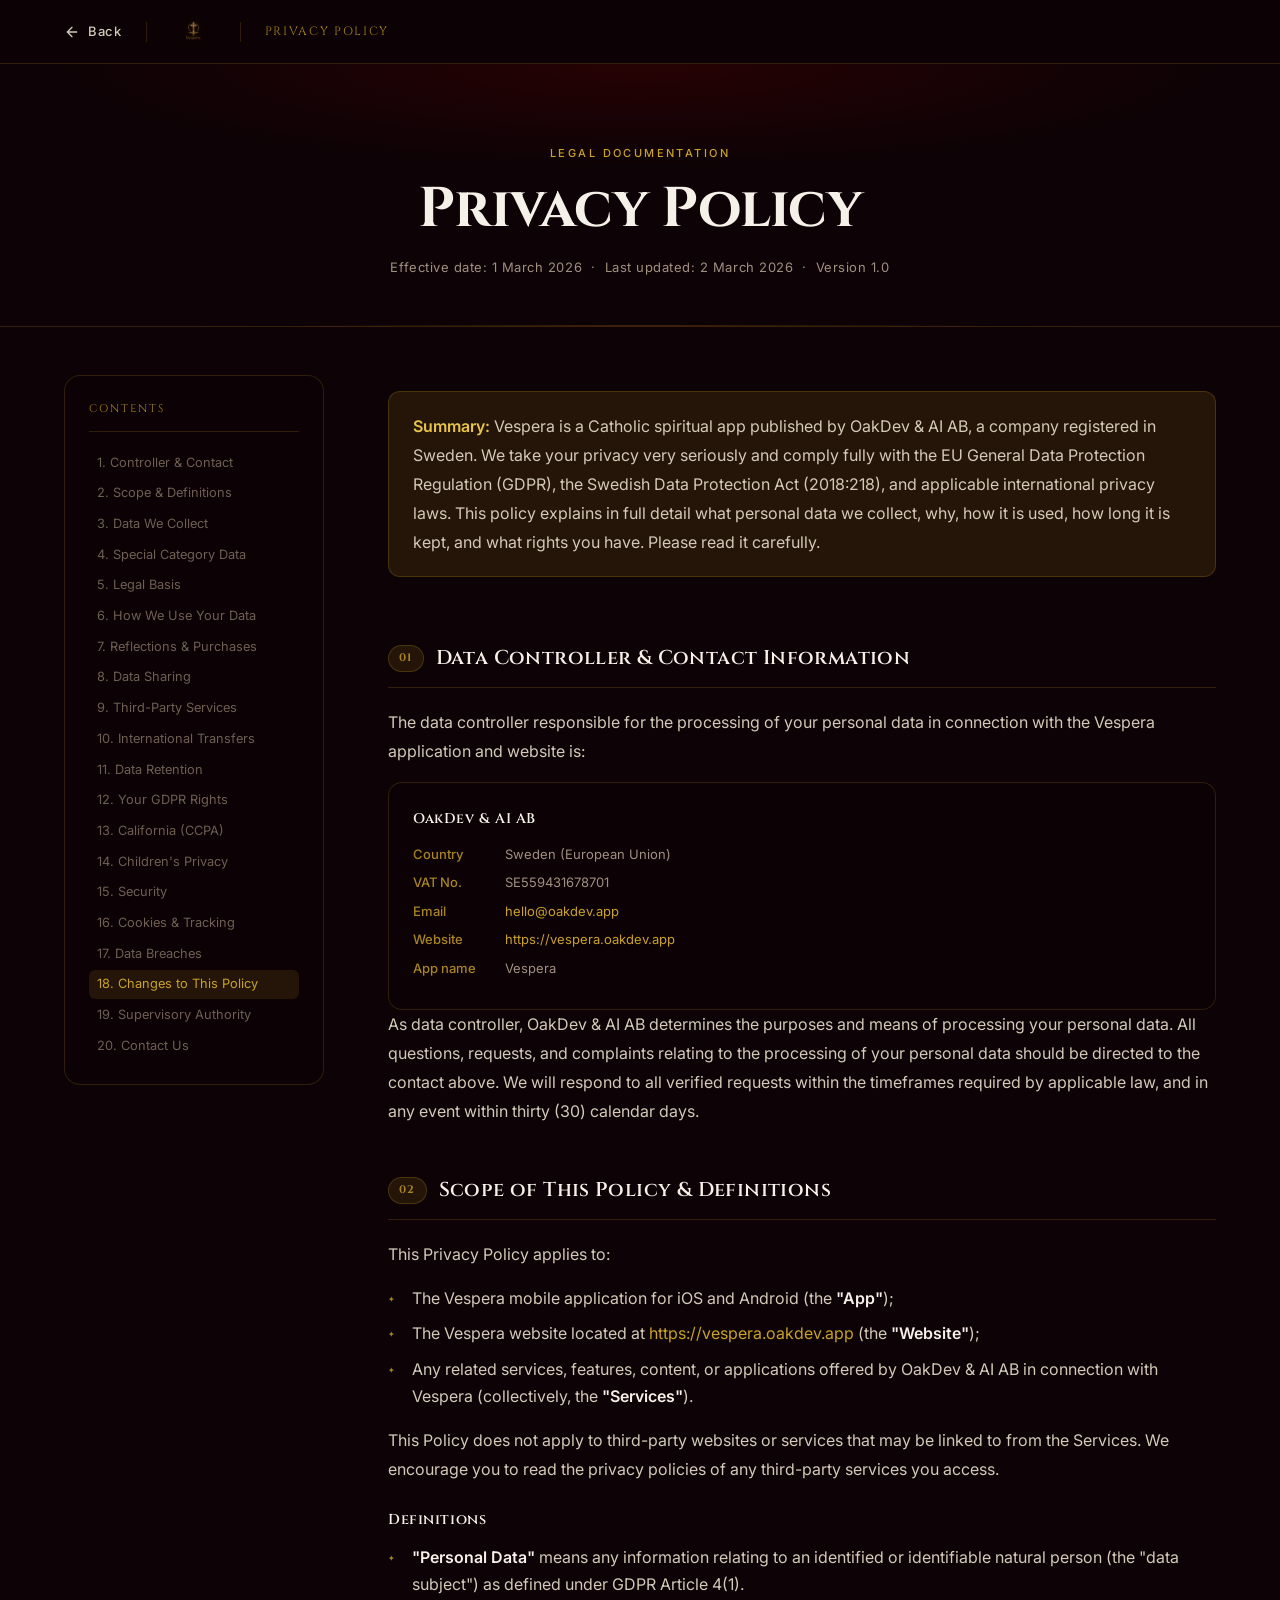
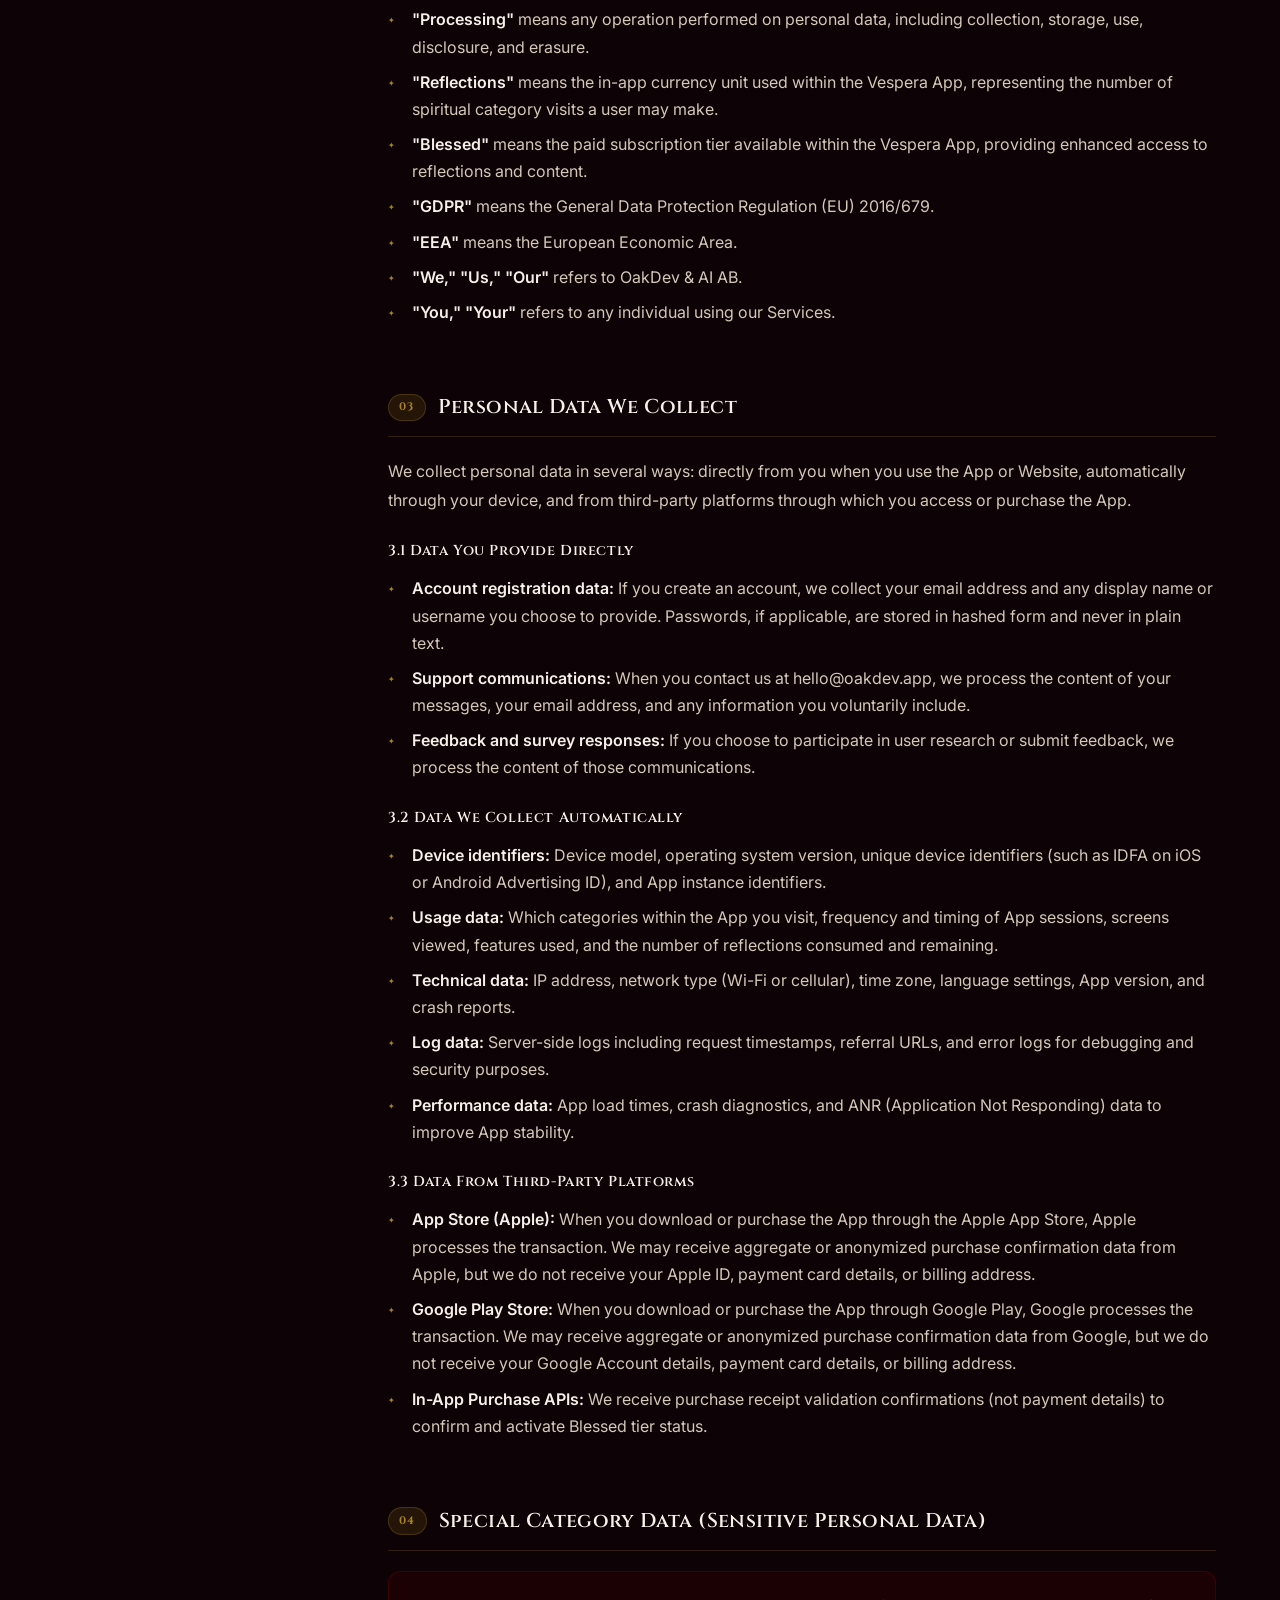
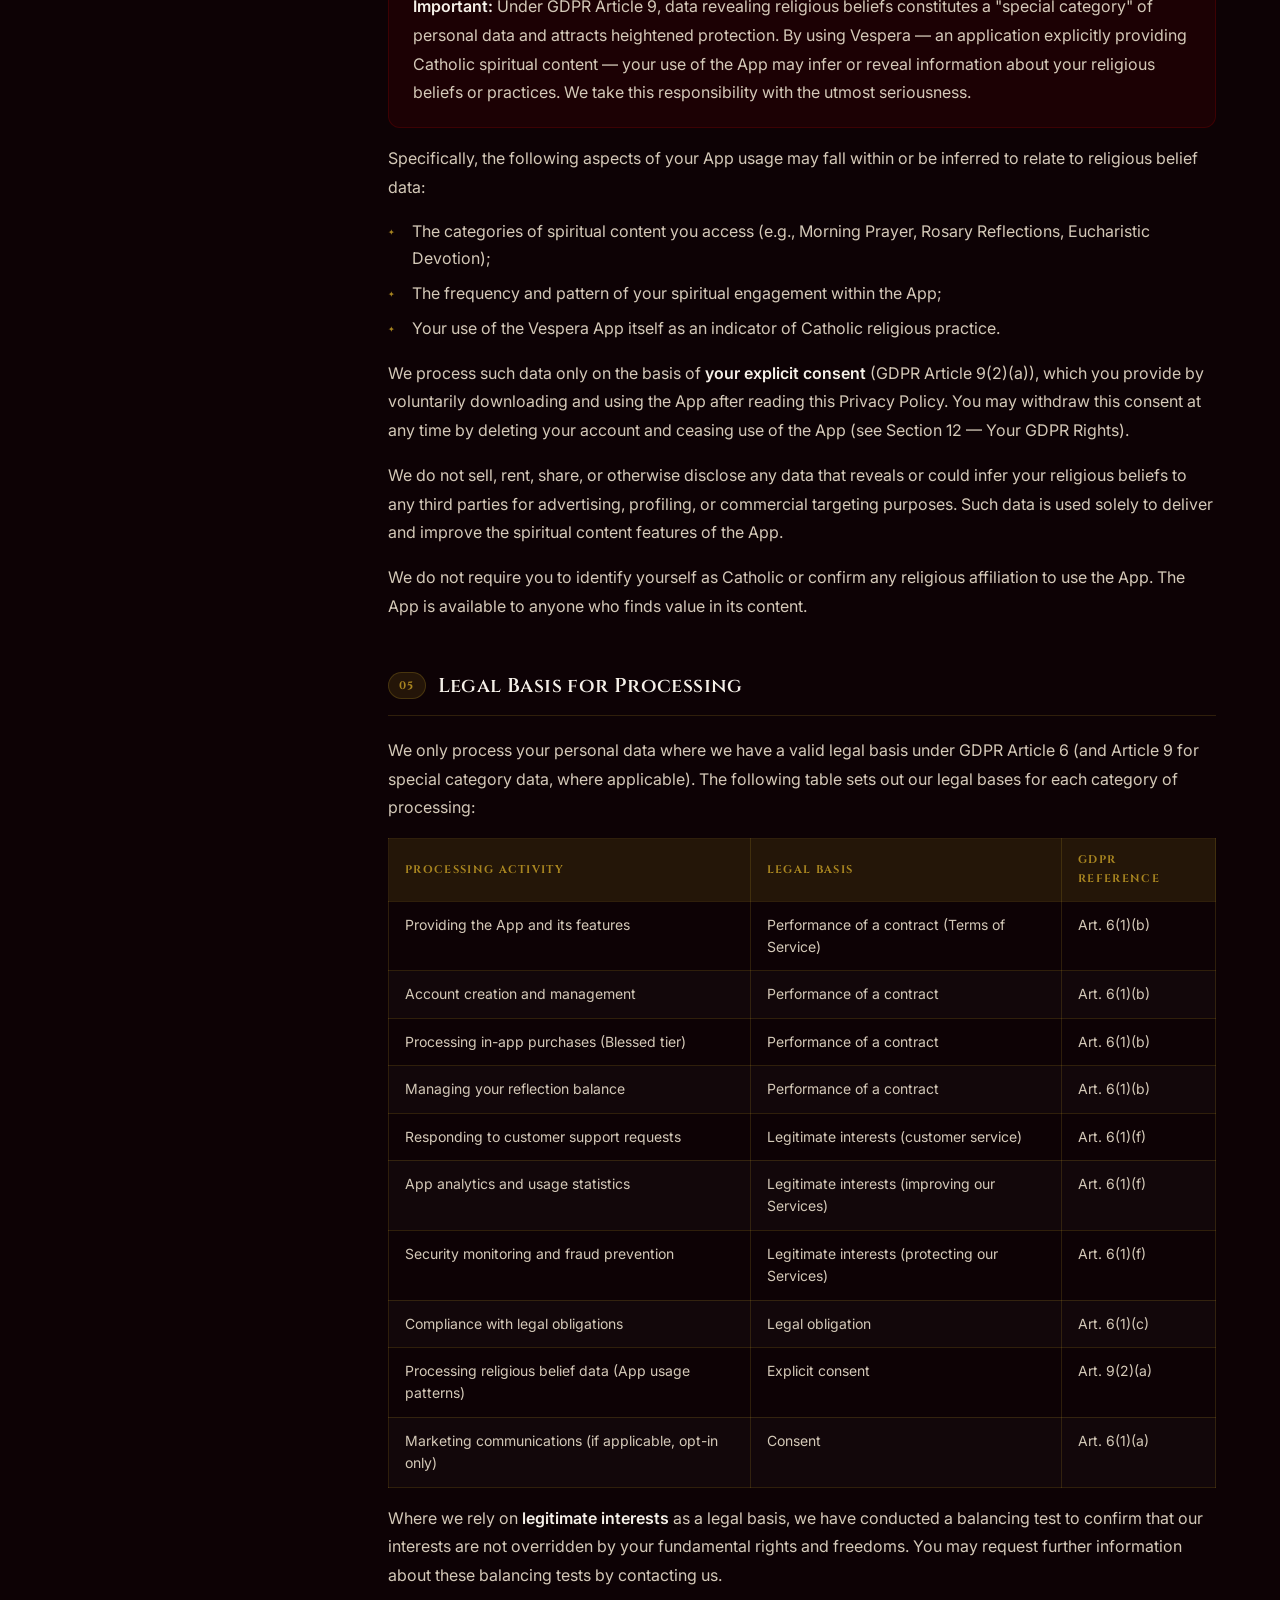
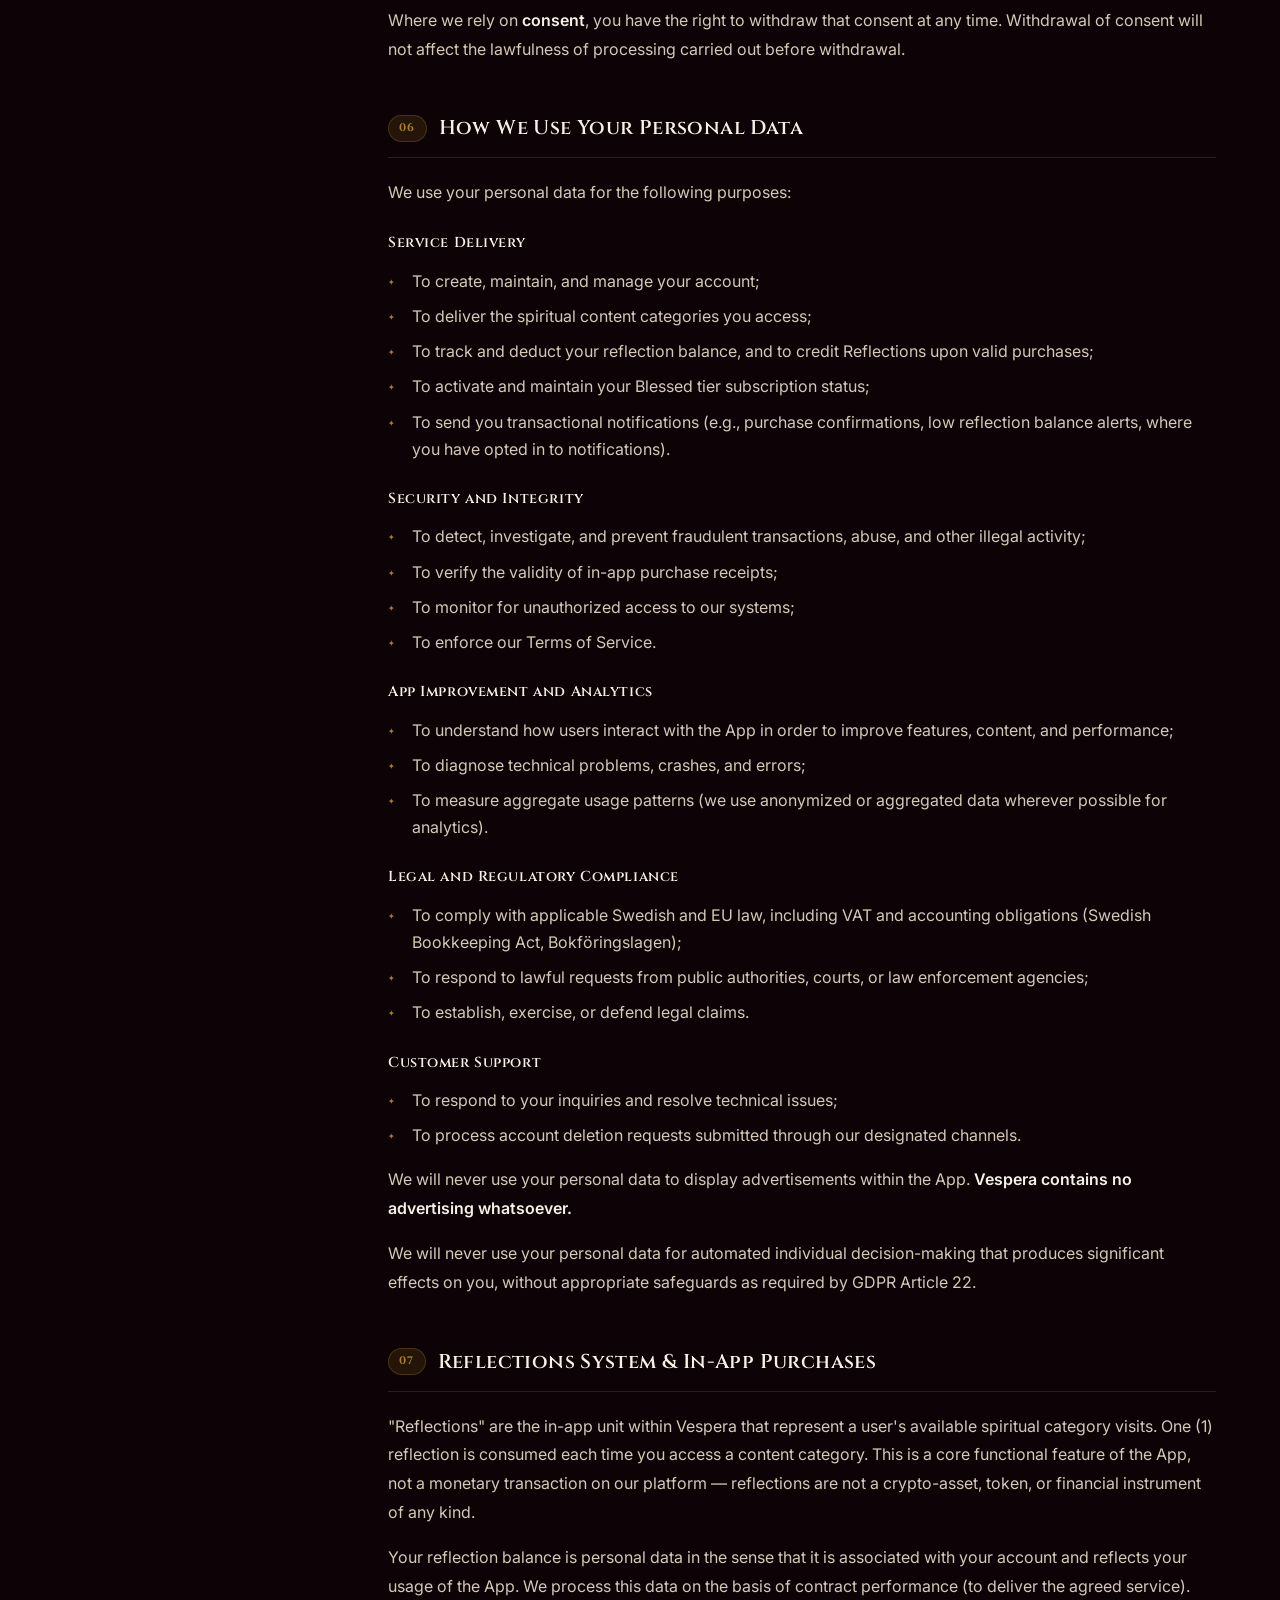
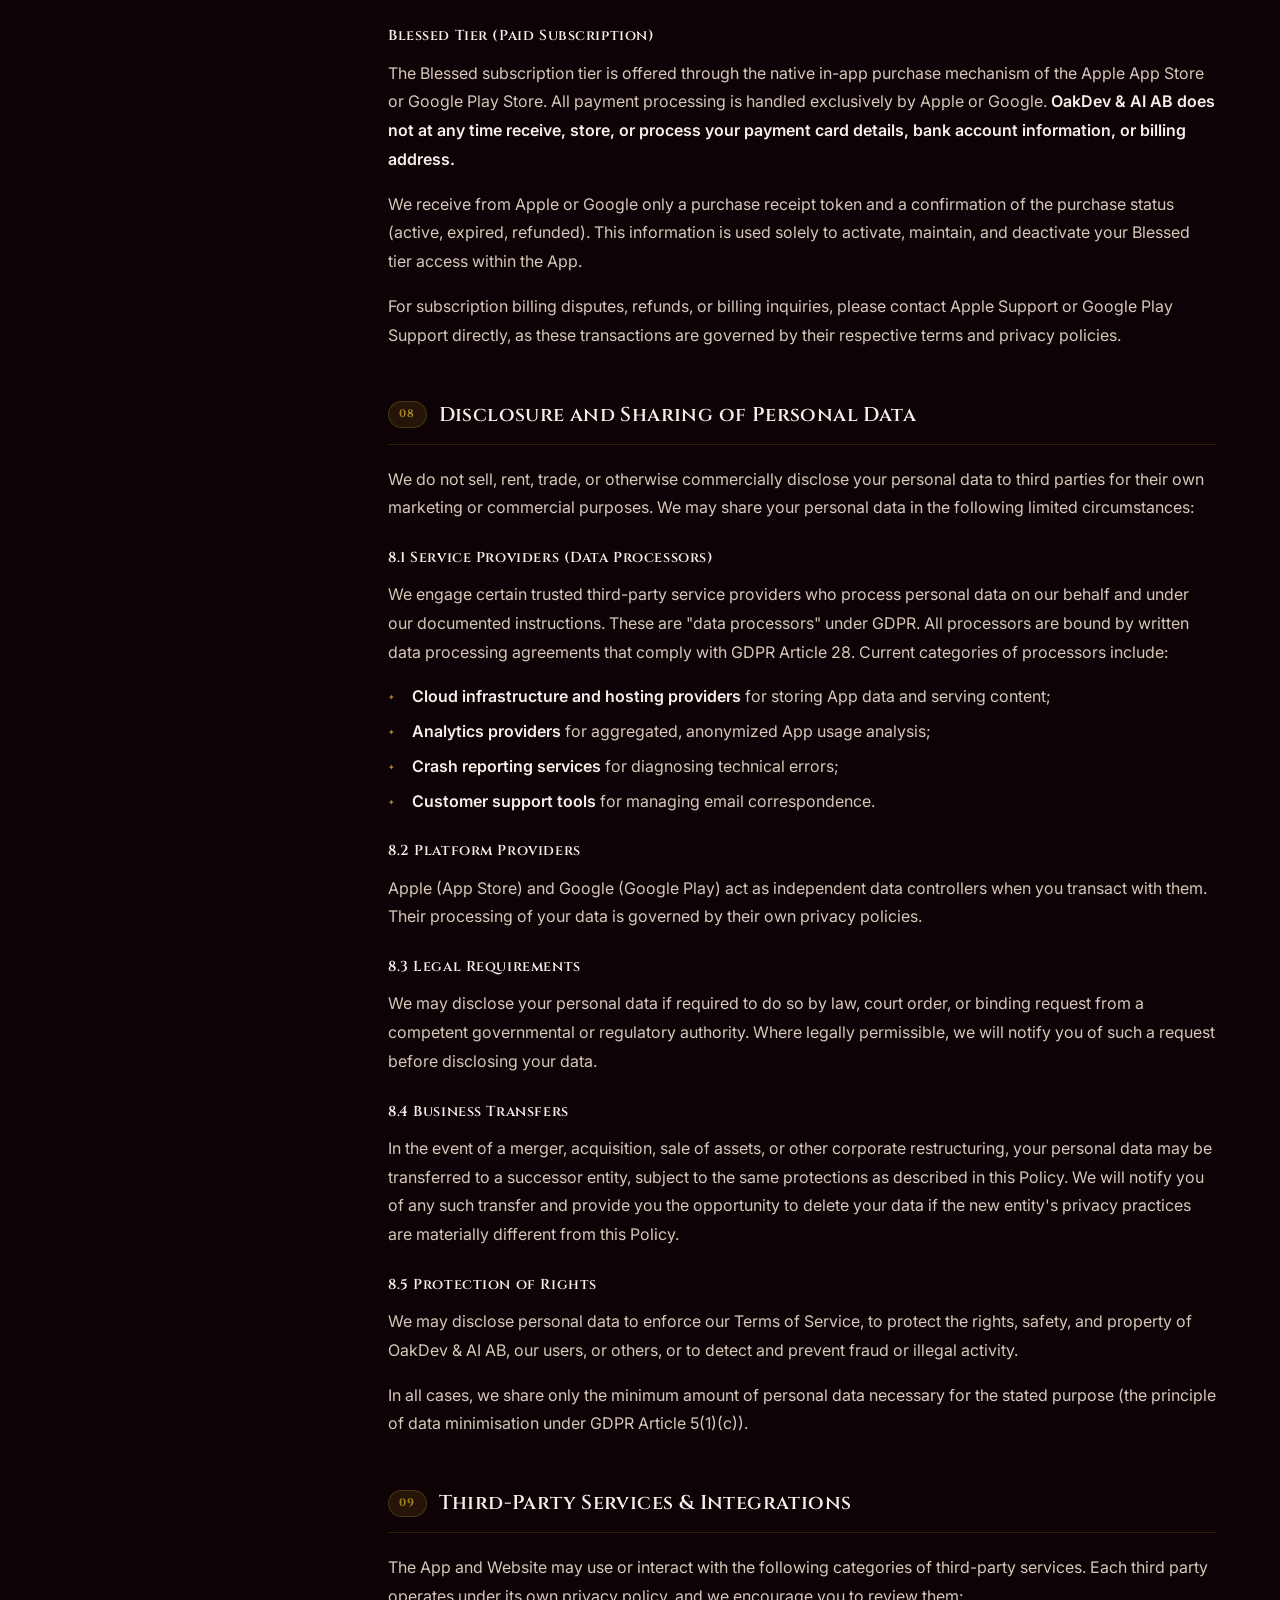
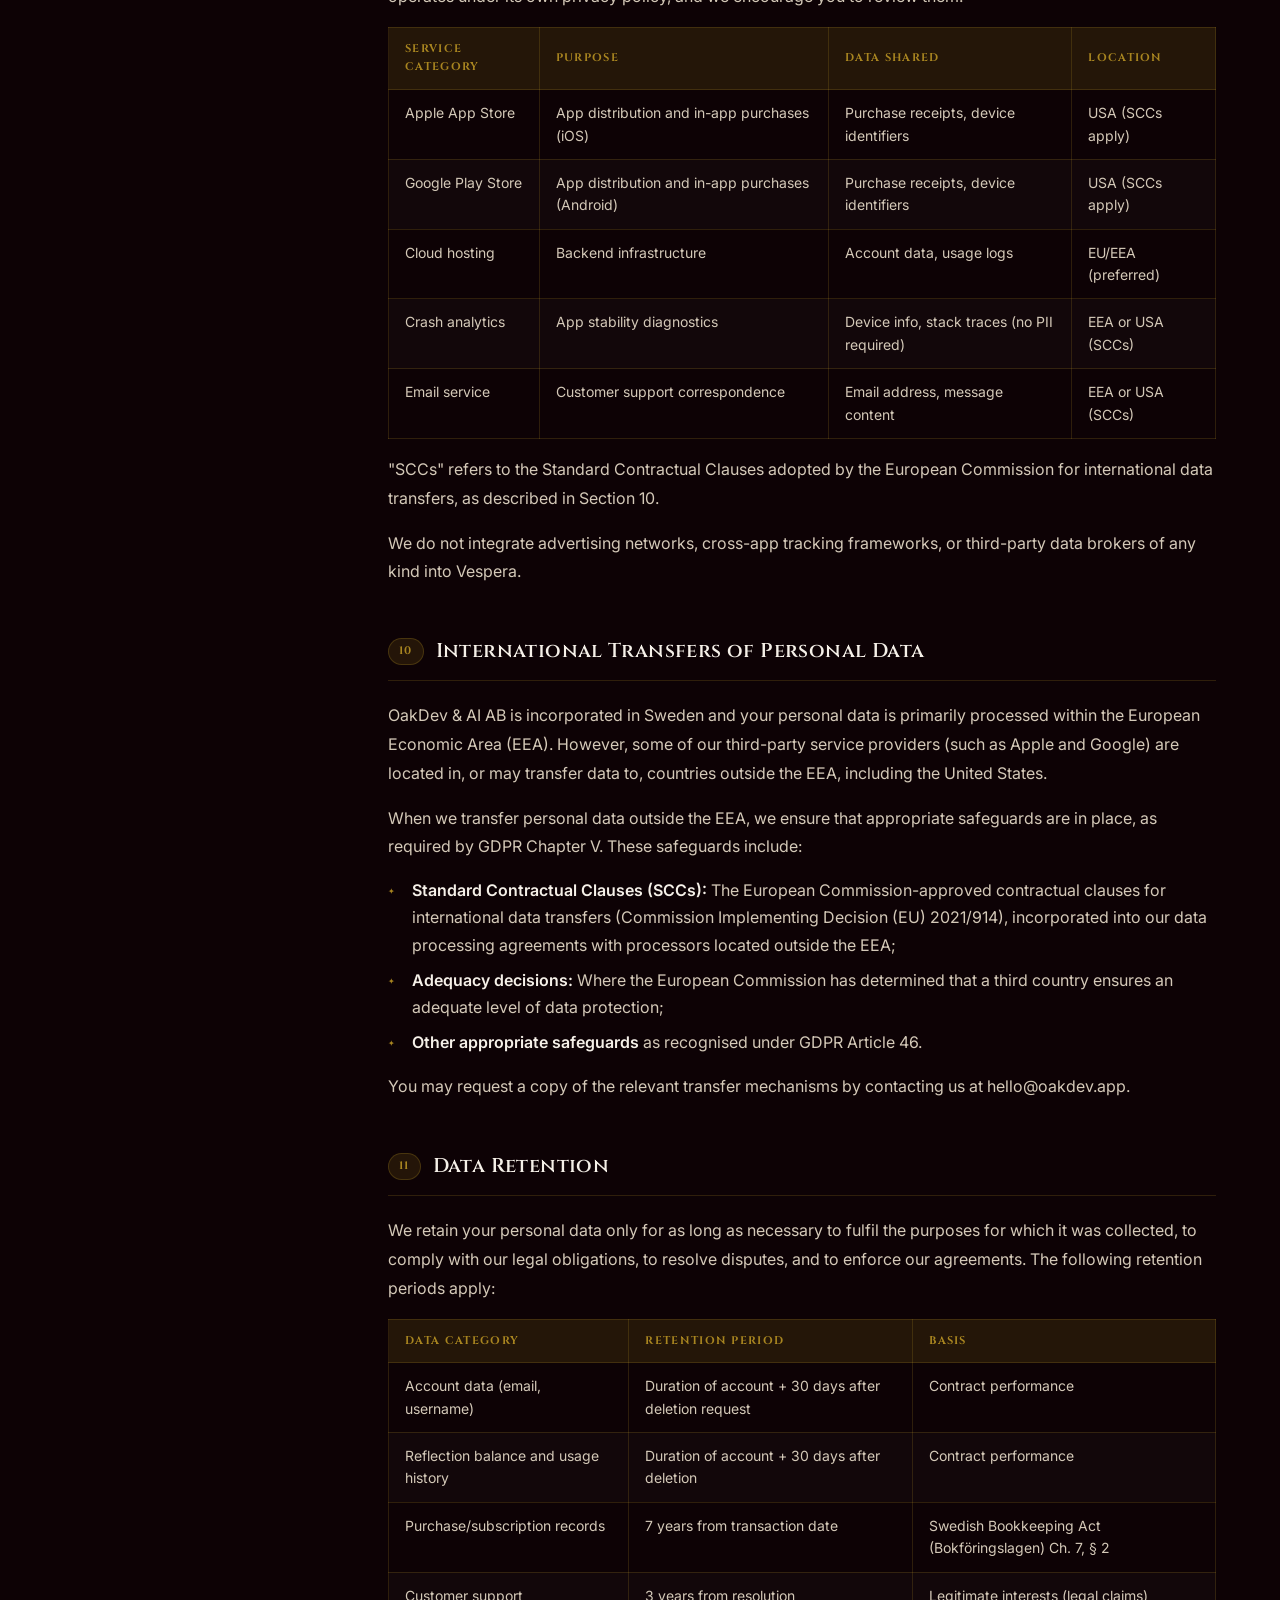
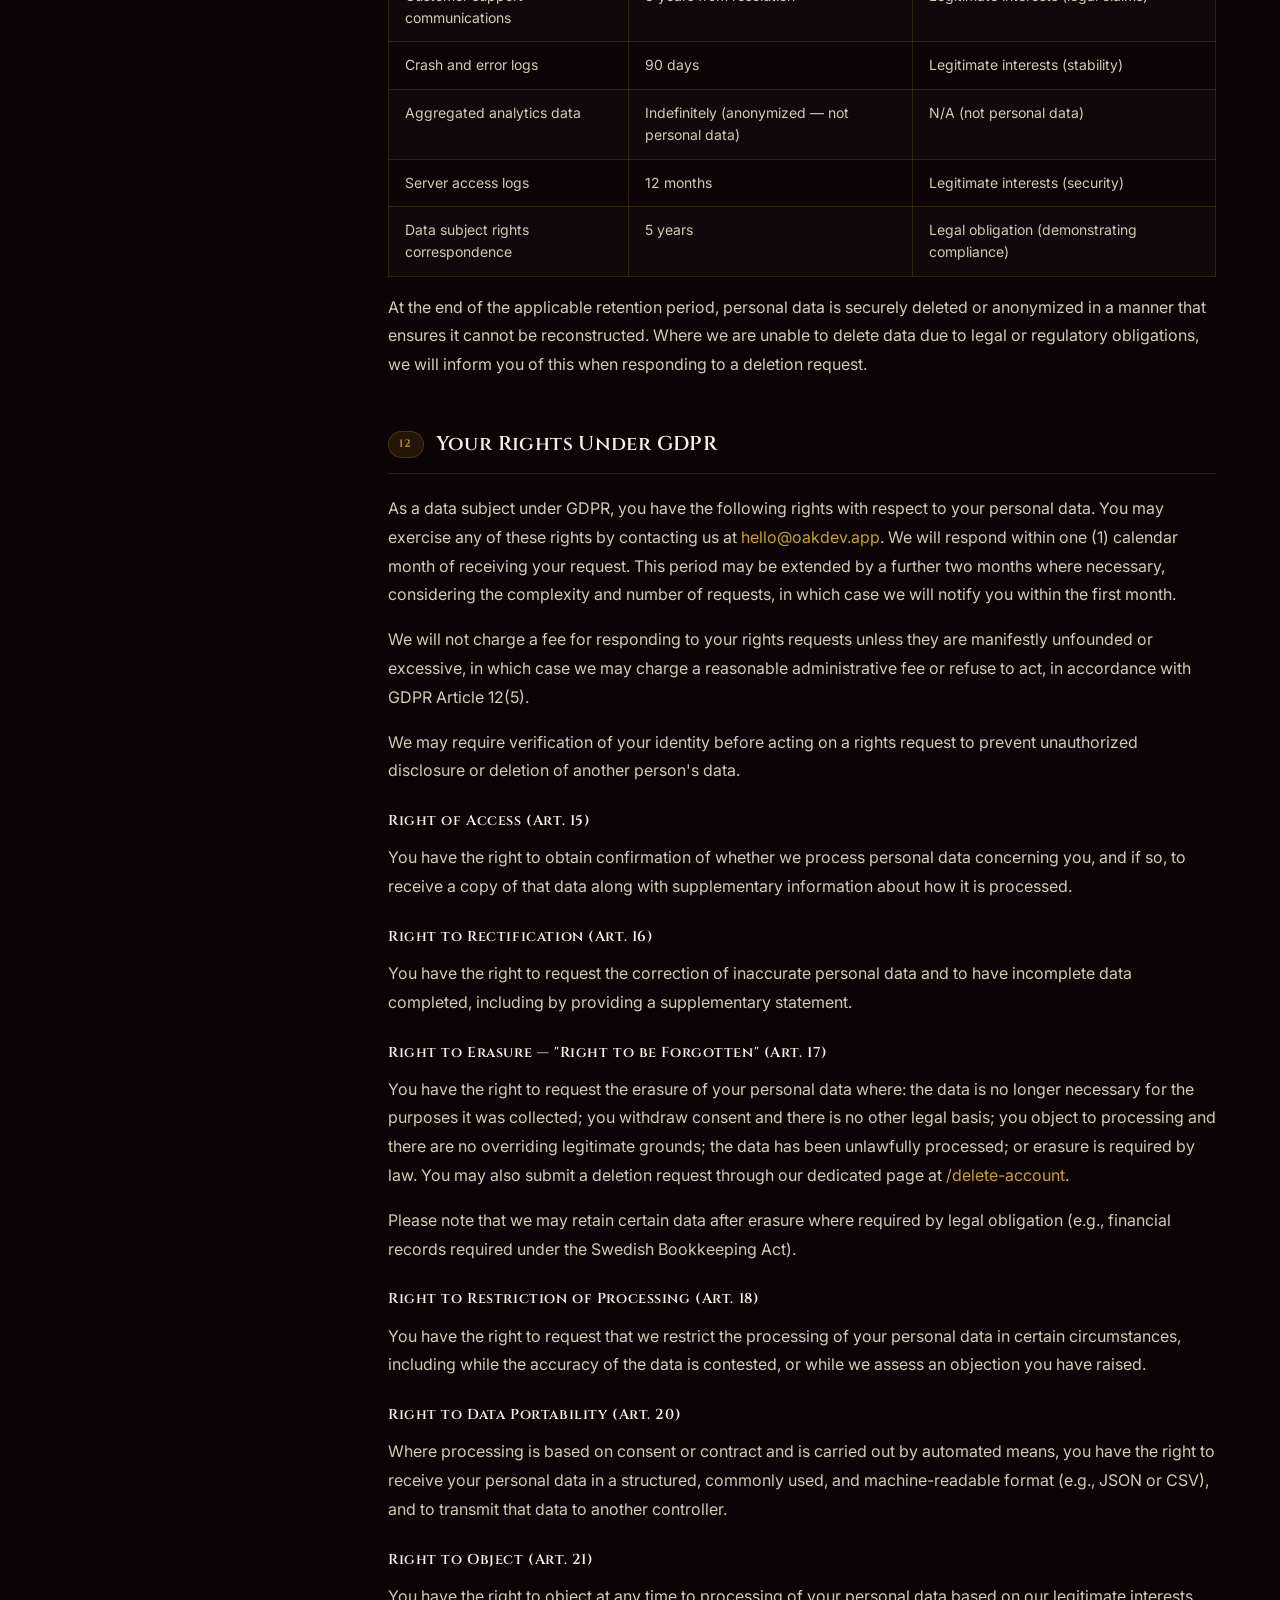
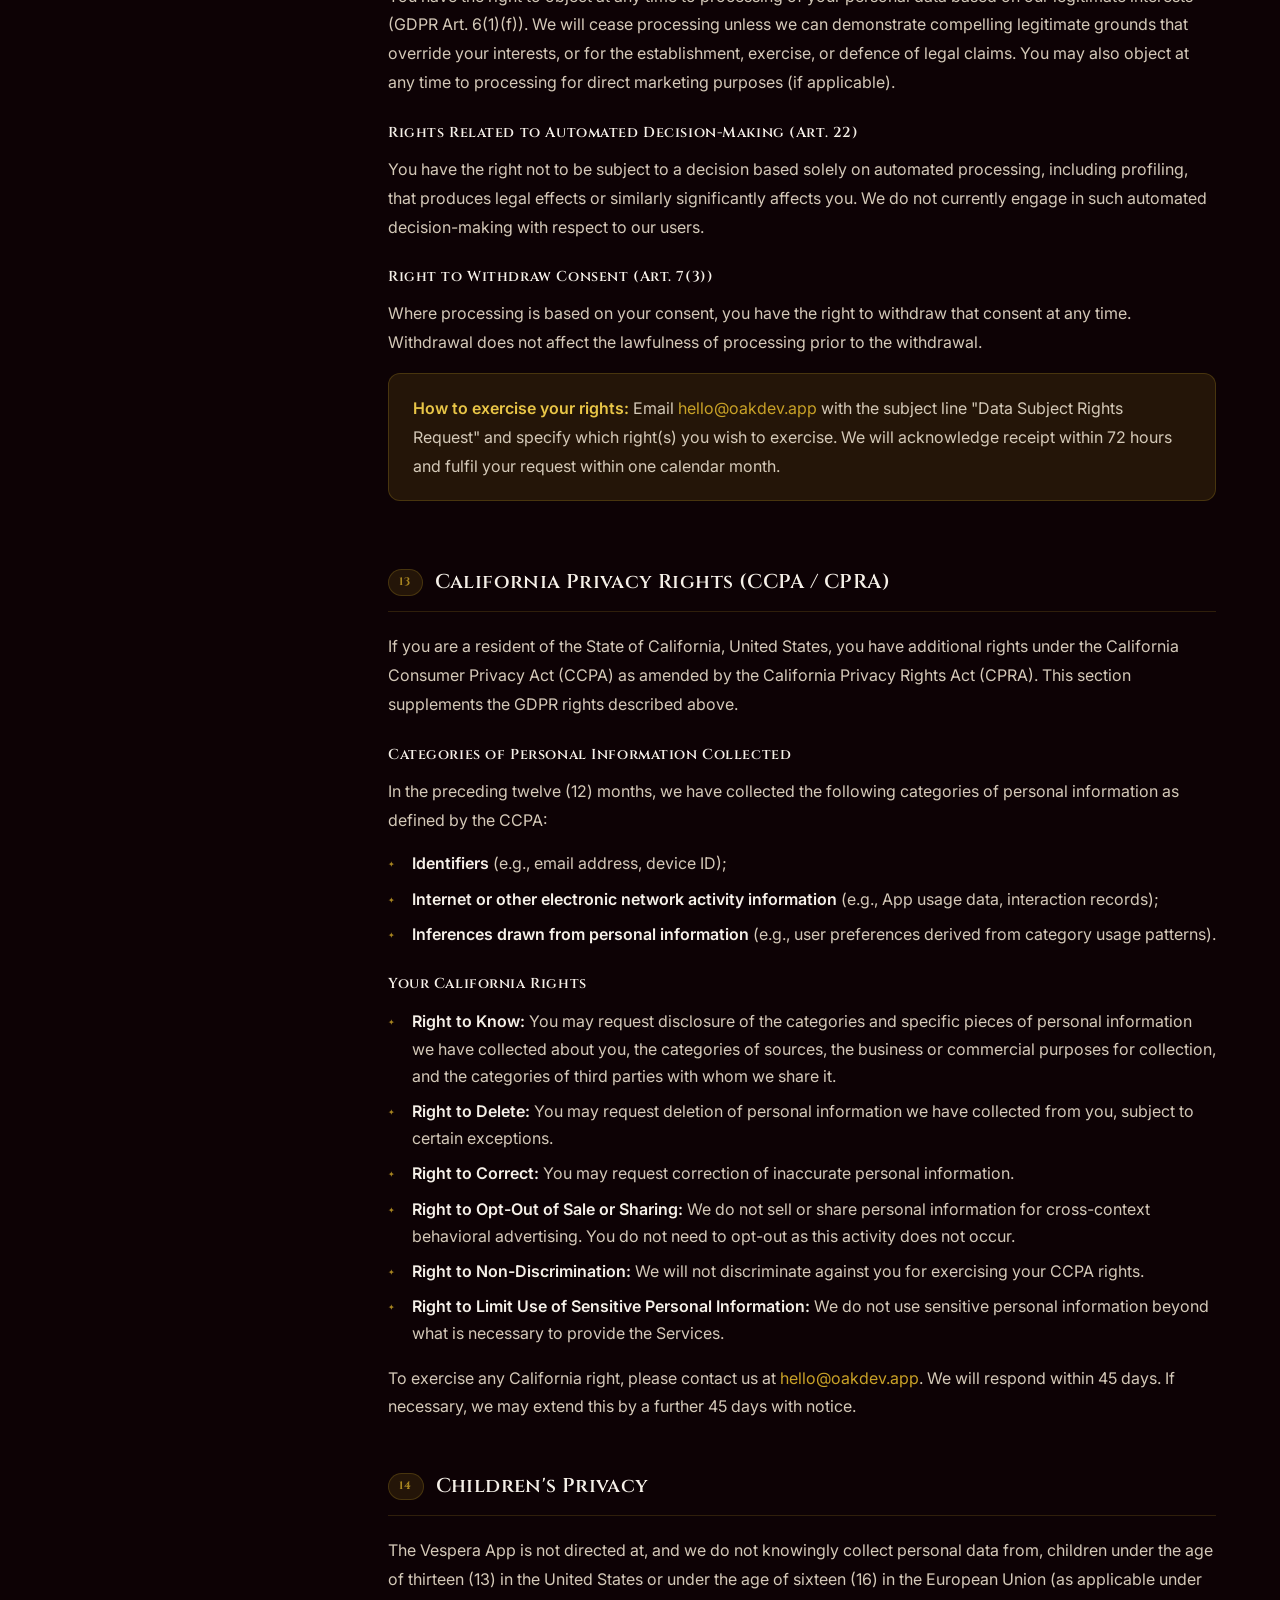
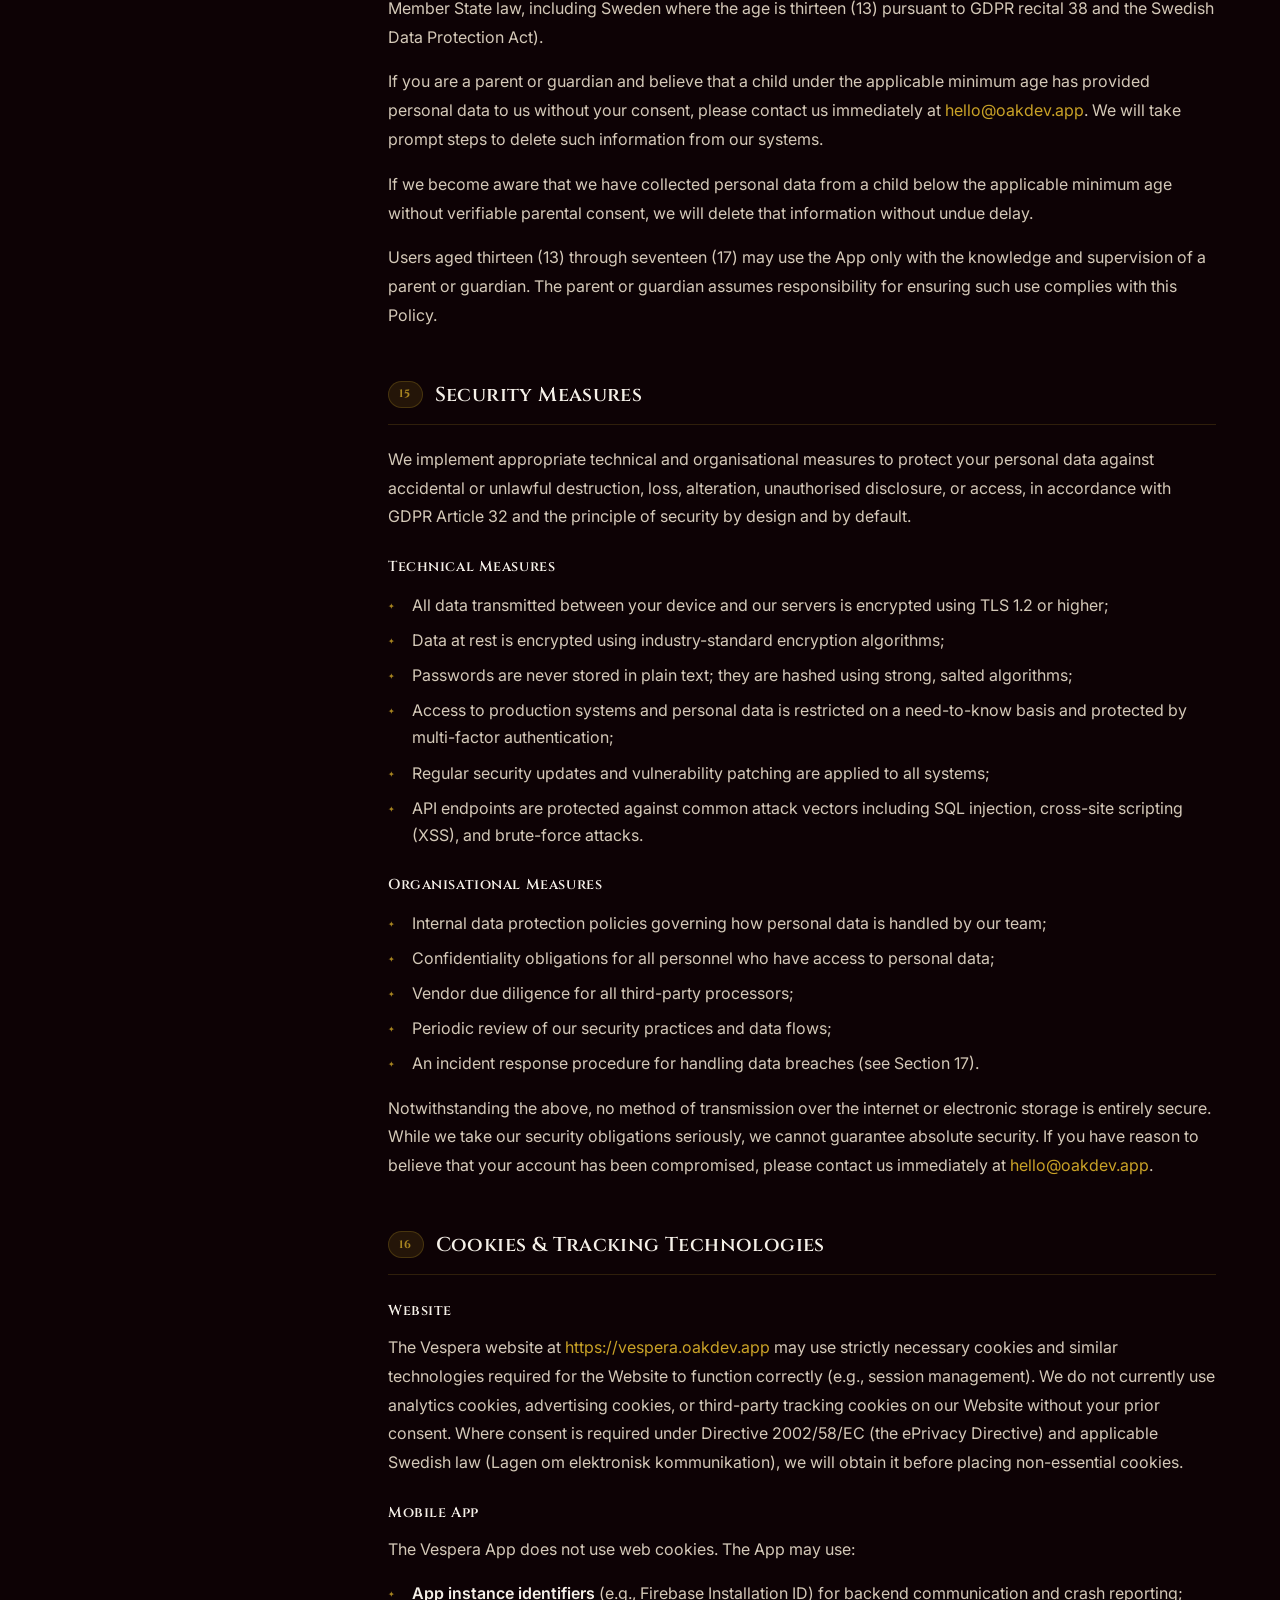
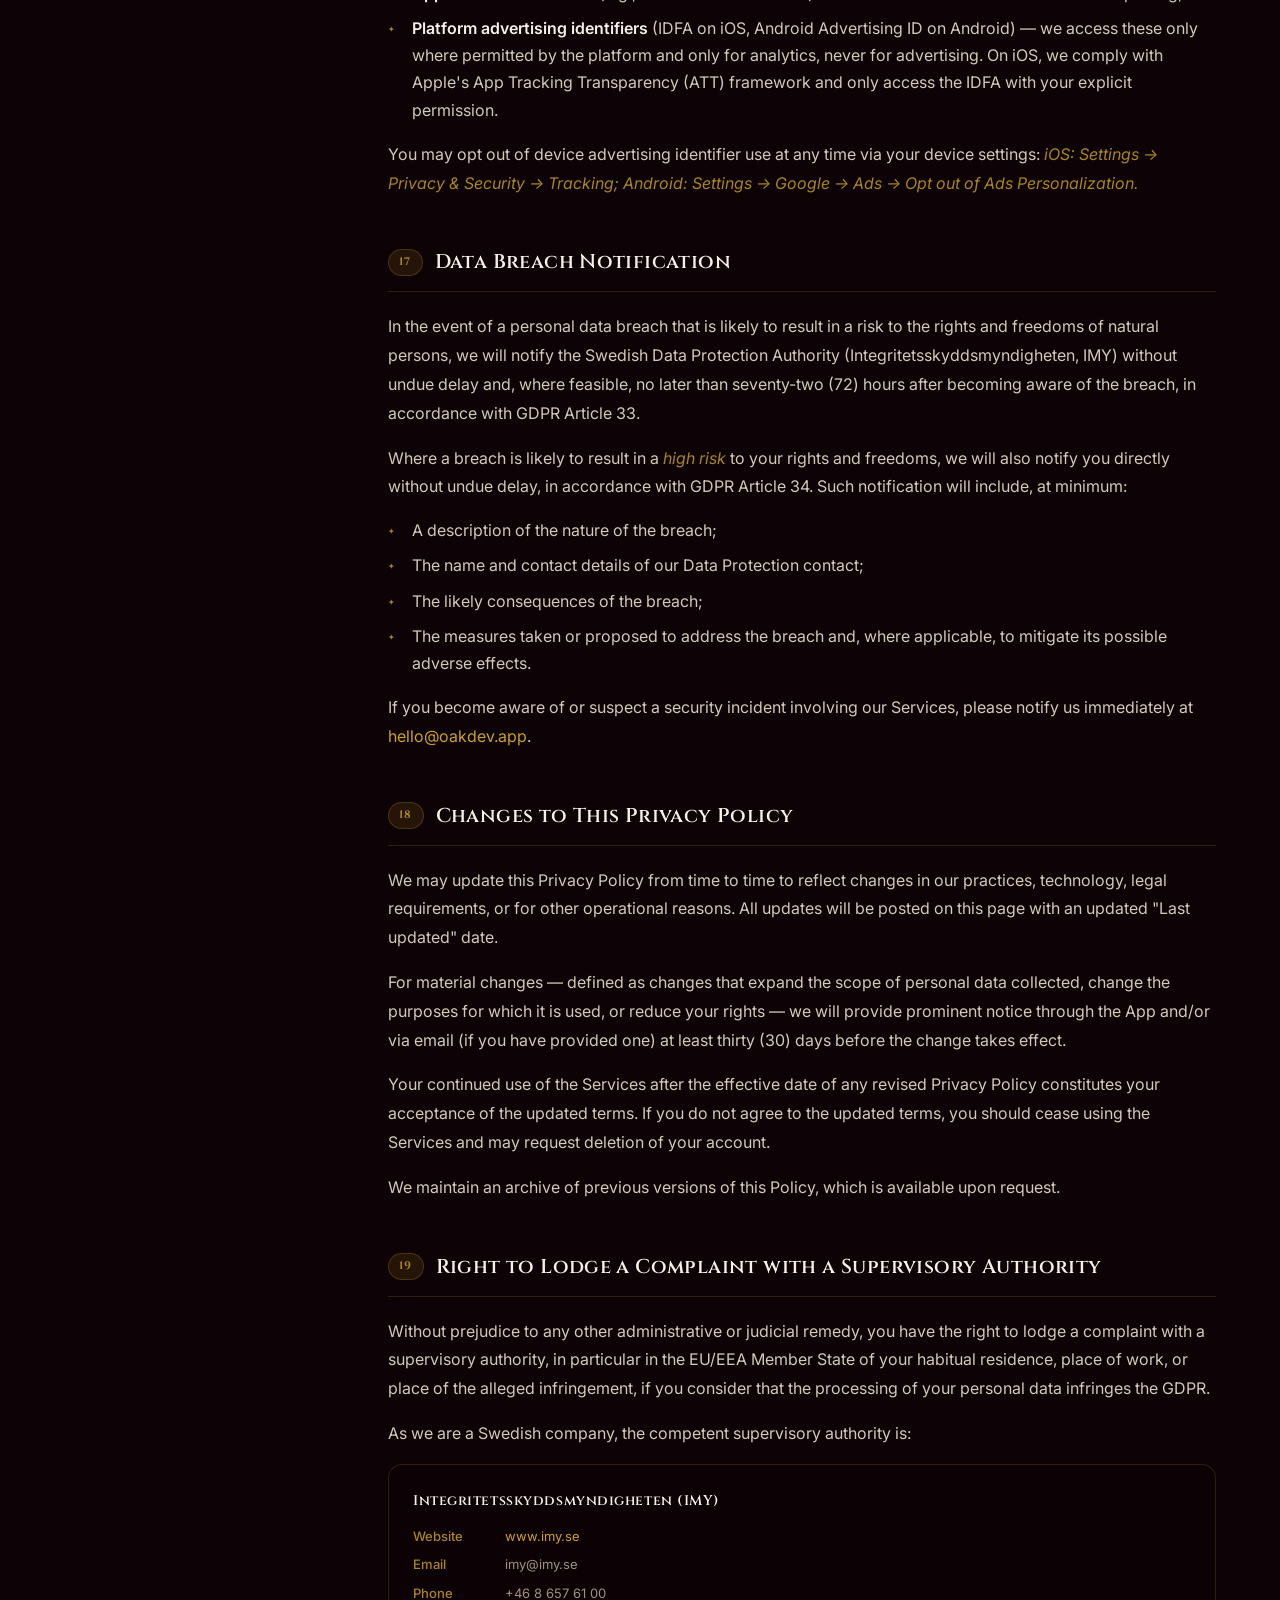
<file: privacy/index.html>
<!DOCTYPE html>
<html lang="en">
<head>
  <meta charset="UTF-8">
  <meta name="viewport" content="width=device-width, initial-scale=1.0">
  <meta name="description" content="Vespera Privacy Policy — How OakDev & AI AB collects, uses, and protects your personal data.">
  <meta name="robots" content="index, follow">
  <title>Privacy Policy — Vespera</title>

  <link rel="icon" type="image/png" href="../assets/icon.png">
  <link rel="preconnect" href="https://fonts.googleapis.com">
  <link rel="preconnect" href="https://fonts.gstatic.com" crossorigin>
  <link href="https://fonts.googleapis.com/css2?family=Cinzel:wght@400;600;700&family=Cormorant+Garamond:ital,wght@0,400;0,500;0,600;1,400;1,600&family=Inter:wght@300;400;500;600&display=swap" rel="stylesheet">

  <link rel="stylesheet" href="../css/variables.css">
  <link rel="stylesheet" href="../css/reset.css">

  <style>
    /* ── Base ── */
    body {
      font-family: var(--font-body);
      font-size: var(--text-base);
      color: var(--cream);
      background-color: var(--abyss);
      line-height: 1.7;
      -webkit-font-smoothing: antialiased;
    }

    a { color: var(--gold); text-decoration: none; transition: color 0.2s ease; }
    a:hover { color: var(--gold-light); text-decoration: underline; }

    *, *::before, *::after { box-sizing: border-box; margin: 0; padding: 0; }
    img { display: block; max-width: 100%; }
    ul, ol { list-style: none; }

    /* ── Scrollbar ── */
    ::-webkit-scrollbar { width: 6px; }
    ::-webkit-scrollbar-track { background: var(--abyss); }
    ::-webkit-scrollbar-thumb { background: var(--crimson-700); border-radius: 99px; }

    /* ── Nav ── */
    .nav {
      position: sticky;
      top: 0;
      z-index: 100;
      height: 64px;
      display: flex;
      align-items: center;
      background: rgba(13, 2, 5, 0.85);
      backdrop-filter: blur(20px);
      -webkit-backdrop-filter: blur(20px);
      border-bottom: 1px solid var(--glass-border);
      padding: 0 clamp(1.5rem, 5vw, 4rem);
    }
    .nav__inner {
      max-width: 1280px;
      margin: 0 auto;
      width: 100%;
      display: flex;
      align-items: center;
      gap: 1.5rem;
    }
    .nav__back {
      display: flex;
      align-items: center;
      gap: 0.5rem;
      font-size: 0.8125rem;
      font-weight: 500;
      letter-spacing: 0.05em;
      color: var(--cream-mid);
      transition: color 0.2s;
      text-decoration: none;
    }
    .nav__back:hover { color: var(--gold); text-decoration: none; }
    .nav__back svg { flex-shrink: 0; }
    .nav__logo { height: 30px; width: auto; filter: drop-shadow(0 0 6px rgba(201,162,39,0.2)); }
    .nav__divider { width: 1px; height: 20px; background: var(--glass-border); }
    .nav__title {
      font-family: var(--font-display);
      font-size: 0.75rem;
      letter-spacing: 0.14em;
      text-transform: uppercase;
      color: var(--gold-muted);
    }

    /* ── Page header ── */
    .page-header {
      padding: 5rem clamp(1.5rem, 5vw, 4rem) 3rem;
      text-align: center;
      position: relative;
      background:
        radial-gradient(ellipse 70% 60% at 50% 0%, rgba(139,0,0,0.20) 0%, transparent 65%),
        var(--abyss);
      border-bottom: 1px solid var(--glass-border);
    }
    .page-header::after {
      content: '';
      position: absolute;
      bottom: 0; left: 50%;
      transform: translateX(-50%);
      width: 55%;
      height: 1px;
      background: linear-gradient(90deg, transparent, var(--gold-border), transparent);
    }
    .page-eyebrow {
      font-size: 0.6875rem;
      font-weight: 500;
      letter-spacing: 0.22em;
      text-transform: uppercase;
      color: var(--gold);
      margin-bottom: 1rem;
    }
    .page-title {
      font-family: var(--font-display);
      font-size: clamp(2rem, 5vw, 3.5rem);
      font-weight: 700;
      letter-spacing: -0.01em;
      color: var(--cream);
      line-height: 1.1;
    }
    .page-meta {
      margin-top: 1rem;
      font-size: 0.8125rem;
      color: var(--cream-dim);
      letter-spacing: 0.04em;
    }

    /* ── Layout ── */
    .page-body {
      max-width: 1280px;
      margin: 0 auto;
      padding: 3rem clamp(1.5rem, 5vw, 4rem) 6rem;
      display: grid;
      grid-template-columns: 260px 1fr;
      gap: 4rem;
      align-items: start;
    }

    /* ── TOC sidebar ── */
    .toc {
      position: sticky;
      top: 80px;
      background: rgba(13, 2, 5, 0.65);
      border: 1px solid var(--glass-border);
      border-radius: 16px;
      padding: 1.5rem;
      backdrop-filter: blur(12px);
      -webkit-backdrop-filter: blur(12px);
    }
    .toc__title {
      font-family: var(--font-display);
      font-size: 0.6875rem;
      letter-spacing: 0.18em;
      text-transform: uppercase;
      color: var(--gold-muted);
      margin-bottom: 1rem;
      padding-bottom: 0.75rem;
      border-bottom: 1px solid var(--glass-border);
    }
    .toc__list { display: flex; flex-direction: column; gap: 0.1rem; }
    .toc__link {
      display: block;
      font-size: 0.8rem;
      color: var(--cream-muted);
      padding: 0.35rem 0.5rem;
      border-radius: 6px;
      transition: background 0.15s, color 0.15s;
      line-height: 1.4;
      text-decoration: none;
    }
    .toc__link:hover { background: var(--gold-subtle); color: var(--gold-light); text-decoration: none; }
    .toc__link.is-active { color: var(--gold); background: var(--gold-subtle); }

    /* ── Policy content ── */
    .policy { display: flex; flex-direction: column; gap: 3rem; }

    .policy-section { scroll-margin-top: 90px; }

    .policy-section__title {
      font-family: var(--font-display);
      font-size: 1.25rem;
      font-weight: 600;
      letter-spacing: 0.02em;
      color: var(--cream);
      margin-bottom: 1.25rem;
      padding-bottom: 0.75rem;
      border-bottom: 1px solid var(--glass-border);
      display: flex;
      align-items: center;
      gap: 0.75rem;
    }
    .policy-section__num {
      font-size: 0.6875rem;
      font-weight: 700;
      letter-spacing: 0.15em;
      color: var(--gold-muted);
      background: var(--gold-subtle);
      border: 1px solid var(--gold-border);
      border-radius: 99px;
      padding: 0.2rem 0.6rem;
      flex-shrink: 0;
    }

    .policy p {
      font-family: var(--font-body);
      font-size: var(--text-base);
      color: var(--cream-mid);
      line-height: 1.8;
      margin-bottom: 1rem;
    }
    .policy p:last-child { margin-bottom: 0; }

    .policy h4 {
      font-family: var(--font-display);
      font-size: 0.9rem;
      font-weight: 600;
      letter-spacing: 0.04em;
      color: var(--cream);
      margin: 1.5rem 0 0.6rem;
    }

    .policy ul {
      margin: 0.75rem 0 1rem 0;
      display: flex;
      flex-direction: column;
      gap: 0.5rem;
    }
    .policy ul li {
      font-size: var(--text-base);
      color: var(--cream-mid);
      padding-left: 1.5rem;
      position: relative;
      line-height: 1.7;
    }
    .policy ul li::before {
      content: '✦';
      position: absolute;
      left: 0;
      color: var(--gold-muted);
      font-size: 0.5rem;
      top: 0.5rem;
    }

    .policy strong { color: var(--cream); font-weight: 600; }
    .policy em { color: var(--gold-muted); font-style: italic; }

    /* Info box */
    .info-box {
      background: var(--gold-subtle);
      border: 1px solid var(--gold-border);
      border-radius: 12px;
      padding: 1.25rem 1.5rem;
      margin: 1rem 0;
    }
    .info-box p { color: var(--cream-mid); margin-bottom: 0; }
    .info-box strong { color: var(--gold-light); }

    /* Warning box */
    .warning-box {
      background: rgba(139,0,0,0.12);
      border: 1px solid var(--crimson-border);
      border-radius: 12px;
      padding: 1.25rem 1.5rem;
      margin: 1rem 0;
    }
    .warning-box p { color: var(--cream-mid); margin-bottom: 0; }

    /* Table */
    .policy-table {
      width: 100%;
      border-collapse: collapse;
      margin: 1rem 0;
      font-size: 0.875rem;
    }
    .policy-table th {
      font-family: var(--font-display);
      font-size: 0.6875rem;
      letter-spacing: 0.12em;
      text-transform: uppercase;
      color: var(--gold-muted);
      background: var(--gold-subtle);
      border: 1px solid var(--glass-border);
      padding: 0.75rem 1rem;
      text-align: left;
    }
    .policy-table td {
      color: var(--cream-mid);
      border: 1px solid var(--glass-border);
      padding: 0.75rem 1rem;
      vertical-align: top;
      line-height: 1.6;
    }
    .policy-table tr:nth-child(even) td { background: rgba(255,255,255,0.02); }

    /* Contact card */
    .contact-card {
      background: rgba(13,2,5,0.7);
      border: 1px solid var(--glass-border);
      border-radius: 14px;
      padding: 1.5rem;
      margin-top: 1rem;
    }
    .contact-card__name {
      font-family: var(--font-display);
      font-size: 0.875rem;
      font-weight: 600;
      color: var(--cream);
      letter-spacing: 0.04em;
      margin-bottom: 0.75rem;
    }
    .contact-card__row {
      display: flex;
      gap: 0.75rem;
      font-size: 0.8125rem;
      color: var(--cream-dim);
      margin-bottom: 0.4rem;
      align-items: flex-start;
    }
    .contact-card__row span:first-child {
      color: var(--gold-muted);
      font-weight: 500;
      min-width: 80px;
      flex-shrink: 0;
    }

    /* ── Footer ── */
    .page-footer {
      background: var(--void);
      border-top: 1px solid var(--glass-border);
      padding: 2rem clamp(1.5rem, 5vw, 4rem);
      text-align: center;
    }
    .page-footer__inner { max-width: 1280px; margin: 0 auto; }
    .page-footer__links { display: flex; gap: 2rem; justify-content: center; flex-wrap: wrap; margin-bottom: 1rem; }
    .page-footer__link { font-size: 0.8125rem; color: var(--cream-muted); transition: color 0.2s; }
    .page-footer__link:hover { color: var(--gold-muted); text-decoration: none; }
    .page-footer__copy { font-size: 0.75rem; color: var(--cream-muted); }

    /* ── Responsive ── */
    @media (max-width: 900px) {
      .page-body { grid-template-columns: 1fr; gap: 2rem; }
      .toc { position: static; display: none; }
    }
    @media (max-width: 480px) {
      .page-header { padding: 3rem 1.5rem 2rem; }
      .policy-table { font-size: 0.8rem; }
      .policy-table th, .policy-table td { padding: 0.5rem 0.6rem; }
    }
  </style>
</head>
<body>

  <!-- Navigation -->
  <nav class="nav">
    <div class="nav__inner">
      <a href="/" class="nav__back" aria-label="Back to Vespera">
        <svg width="16" height="16" viewBox="0 0 24 24" fill="none" stroke="currentColor" stroke-width="2" stroke-linecap="round">
          <path d="M19 12H5M12 5l-7 7 7 7"/>
        </svg>
        Back
      </a>
      <div class="nav__divider"></div>
      <a href="/">
        <img src="../assets/logo.png" alt="Vespera" class="nav__logo">
      </a>
      <div class="nav__divider"></div>
      <span class="nav__title">Privacy Policy</span>
    </div>
  </nav>

  <!-- Page Header -->
  <header class="page-header">
    <p class="page-eyebrow">Legal Documentation</p>
    <h1 class="page-title">Privacy Policy</h1>
    <p class="page-meta">Effective date: 1 March 2026 &nbsp;·&nbsp; Last updated: 2 March 2026 &nbsp;·&nbsp; Version 1.0</p>
  </header>

  <!-- Body -->
  <div class="page-body">

    <!-- Table of Contents -->
    <aside class="toc" aria-label="Table of contents">
      <div class="toc__title">Contents</div>
      <nav class="toc__list">
        <a href="#s1"  class="toc__link">1. Controller &amp; Contact</a>
        <a href="#s2"  class="toc__link">2. Scope &amp; Definitions</a>
        <a href="#s3"  class="toc__link">3. Data We Collect</a>
        <a href="#s4"  class="toc__link">4. Special Category Data</a>
        <a href="#s5"  class="toc__link">5. Legal Basis</a>
        <a href="#s6"  class="toc__link">6. How We Use Your Data</a>
        <a href="#s7"  class="toc__link">7. Reflections &amp; Purchases</a>
        <a href="#s8"  class="toc__link">8. Data Sharing</a>
        <a href="#s9"  class="toc__link">9. Third-Party Services</a>
        <a href="#s10" class="toc__link">10. International Transfers</a>
        <a href="#s11" class="toc__link">11. Data Retention</a>
        <a href="#s12" class="toc__link">12. Your GDPR Rights</a>
        <a href="#s13" class="toc__link">13. California (CCPA)</a>
        <a href="#s14" class="toc__link">14. Children's Privacy</a>
        <a href="#s15" class="toc__link">15. Security</a>
        <a href="#s16" class="toc__link">16. Cookies &amp; Tracking</a>
        <a href="#s17" class="toc__link">17. Data Breaches</a>
        <a href="#s18" class="toc__link">18. Changes to This Policy</a>
        <a href="#s19" class="toc__link">19. Supervisory Authority</a>
        <a href="#s20" class="toc__link">20. Contact Us</a>
      </nav>
    </aside>

    <!-- Policy Content -->
    <main class="policy" id="policy">

      <div class="info-box">
        <p><strong>Summary:</strong> Vespera is a Catholic spiritual app published by OakDev &amp; AI AB, a company registered in Sweden. We take your privacy very seriously and comply fully with the EU General Data Protection Regulation (GDPR), the Swedish Data Protection Act (2018:218), and applicable international privacy laws. This policy explains in full detail what personal data we collect, why, how it is used, how long it is kept, and what rights you have. Please read it carefully.</p>
      </div>

      <!-- 1 -->
      <section class="policy-section" id="s1">
        <h2 class="policy-section__title">
          <span class="policy-section__num">01</span>
          Data Controller &amp; Contact Information
        </h2>
        <p>The data controller responsible for the processing of your personal data in connection with the Vespera application and website is:</p>
        <div class="contact-card">
          <div class="contact-card__name">OakDev &amp; AI AB</div>
          <div class="contact-card__row"><span>Country</span><span>Sweden (European Union)</span></div>
          <div class="contact-card__row"><span>VAT No.</span><span>SE559431678701</span></div>
          <div class="contact-card__row"><span>Email</span><span><a href="mailto:hello@oakdev.app">hello@oakdev.app</a></span></div>
          <div class="contact-card__row"><span>Website</span><span><a href="https://vespera.oakdev.app">https://vespera.oakdev.app</a></span></div>
          <div class="contact-card__row"><span>App name</span><span>Vespera</span></div>
        </div>
        <p>As data controller, OakDev &amp; AI AB determines the purposes and means of processing your personal data. All questions, requests, and complaints relating to the processing of your personal data should be directed to the contact above. We will respond to all verified requests within the timeframes required by applicable law, and in any event within thirty (30) calendar days.</p>
      </section>

      <!-- 2 -->
      <section class="policy-section" id="s2">
        <h2 class="policy-section__title">
          <span class="policy-section__num">02</span>
          Scope of This Policy &amp; Definitions
        </h2>
        <p>This Privacy Policy applies to:</p>
        <ul>
          <li>The Vespera mobile application for iOS and Android (the <strong>"App"</strong>);</li>
          <li>The Vespera website located at <a href="https://vespera.oakdev.app">https://vespera.oakdev.app</a> (the <strong>"Website"</strong>);</li>
          <li>Any related services, features, content, or applications offered by OakDev &amp; AI AB in connection with Vespera (collectively, the <strong>"Services"</strong>).</li>
        </ul>
        <p>This Policy does not apply to third-party websites or services that may be linked to from the Services. We encourage you to read the privacy policies of any third-party services you access.</p>

        <h4>Definitions</h4>
        <ul>
          <li><strong>"Personal Data"</strong> means any information relating to an identified or identifiable natural person (the "data subject") as defined under GDPR Article 4(1).</li>
          <li><strong>"Processing"</strong> means any operation performed on personal data, including collection, storage, use, disclosure, and erasure.</li>
          <li><strong>"Reflections"</strong> means the in-app currency unit used within the Vespera App, representing the number of spiritual category visits a user may make.</li>
          <li><strong>"Blessed"</strong> means the paid subscription tier available within the Vespera App, providing enhanced access to reflections and content.</li>
          <li><strong>"GDPR"</strong> means the General Data Protection Regulation (EU) 2016/679.</li>
          <li><strong>"EEA"</strong> means the European Economic Area.</li>
          <li><strong>"We," "Us," "Our"</strong> refers to OakDev &amp; AI AB.</li>
          <li><strong>"You," "Your"</strong> refers to any individual using our Services.</li>
        </ul>
      </section>

      <!-- 3 -->
      <section class="policy-section" id="s3">
        <h2 class="policy-section__title">
          <span class="policy-section__num">03</span>
          Personal Data We Collect
        </h2>
        <p>We collect personal data in several ways: directly from you when you use the App or Website, automatically through your device, and from third-party platforms through which you access or purchase the App.</p>

        <h4>3.1 Data You Provide Directly</h4>
        <ul>
          <li><strong>Account registration data:</strong> If you create an account, we collect your email address and any display name or username you choose to provide. Passwords, if applicable, are stored in hashed form and never in plain text.</li>
          <li><strong>Support communications:</strong> When you contact us at hello@oakdev.app, we process the content of your messages, your email address, and any information you voluntarily include.</li>
          <li><strong>Feedback and survey responses:</strong> If you choose to participate in user research or submit feedback, we process the content of those communications.</li>
        </ul>

        <h4>3.2 Data We Collect Automatically</h4>
        <ul>
          <li><strong>Device identifiers:</strong> Device model, operating system version, unique device identifiers (such as IDFA on iOS or Android Advertising ID), and App instance identifiers.</li>
          <li><strong>Usage data:</strong> Which categories within the App you visit, frequency and timing of App sessions, screens viewed, features used, and the number of reflections consumed and remaining.</li>
          <li><strong>Technical data:</strong> IP address, network type (Wi-Fi or cellular), time zone, language settings, App version, and crash reports.</li>
          <li><strong>Log data:</strong> Server-side logs including request timestamps, referral URLs, and error logs for debugging and security purposes.</li>
          <li><strong>Performance data:</strong> App load times, crash diagnostics, and ANR (Application Not Responding) data to improve App stability.</li>
        </ul>

        <h4>3.3 Data From Third-Party Platforms</h4>
        <ul>
          <li><strong>App Store (Apple):</strong> When you download or purchase the App through the Apple App Store, Apple processes the transaction. We may receive aggregate or anonymized purchase confirmation data from Apple, but we do not receive your Apple ID, payment card details, or billing address.</li>
          <li><strong>Google Play Store:</strong> When you download or purchase the App through Google Play, Google processes the transaction. We may receive aggregate or anonymized purchase confirmation data from Google, but we do not receive your Google Account details, payment card details, or billing address.</li>
          <li><strong>In-App Purchase APIs:</strong> We receive purchase receipt validation confirmations (not payment details) to confirm and activate Blessed tier status.</li>
        </ul>
      </section>

      <!-- 4 -->
      <section class="policy-section" id="s4">
        <h2 class="policy-section__title">
          <span class="policy-section__num">04</span>
          Special Category Data (Sensitive Personal Data)
        </h2>
        <div class="warning-box">
          <p><strong>Important:</strong> Under GDPR Article 9, data revealing religious beliefs constitutes a "special category" of personal data and attracts heightened protection. By using Vespera — an application explicitly providing Catholic spiritual content — your use of the App may infer or reveal information about your religious beliefs or practices. We take this responsibility with the utmost seriousness.</p>
        </div>
        <p>Specifically, the following aspects of your App usage may fall within or be inferred to relate to religious belief data:</p>
        <ul>
          <li>The categories of spiritual content you access (e.g., Morning Prayer, Rosary Reflections, Eucharistic Devotion);</li>
          <li>The frequency and pattern of your spiritual engagement within the App;</li>
          <li>Your use of the Vespera App itself as an indicator of Catholic religious practice.</li>
        </ul>
        <p>We process such data only on the basis of <strong>your explicit consent</strong> (GDPR Article 9(2)(a)), which you provide by voluntarily downloading and using the App after reading this Privacy Policy. You may withdraw this consent at any time by deleting your account and ceasing use of the App (see Section 12 — Your GDPR Rights).</p>
        <p>We do not sell, rent, share, or otherwise disclose any data that reveals or could infer your religious beliefs to any third parties for advertising, profiling, or commercial targeting purposes. Such data is used solely to deliver and improve the spiritual content features of the App.</p>
        <p>We do not require you to identify yourself as Catholic or confirm any religious affiliation to use the App. The App is available to anyone who finds value in its content.</p>
      </section>

      <!-- 5 -->
      <section class="policy-section" id="s5">
        <h2 class="policy-section__title">
          <span class="policy-section__num">05</span>
          Legal Basis for Processing
        </h2>
        <p>We only process your personal data where we have a valid legal basis under GDPR Article 6 (and Article 9 for special category data, where applicable). The following table sets out our legal bases for each category of processing:</p>

        <table class="policy-table">
          <thead>
            <tr>
              <th>Processing Activity</th>
              <th>Legal Basis</th>
              <th>GDPR Reference</th>
            </tr>
          </thead>
          <tbody>
            <tr>
              <td>Providing the App and its features</td>
              <td>Performance of a contract (Terms of Service)</td>
              <td>Art. 6(1)(b)</td>
            </tr>
            <tr>
              <td>Account creation and management</td>
              <td>Performance of a contract</td>
              <td>Art. 6(1)(b)</td>
            </tr>
            <tr>
              <td>Processing in-app purchases (Blessed tier)</td>
              <td>Performance of a contract</td>
              <td>Art. 6(1)(b)</td>
            </tr>
            <tr>
              <td>Managing your reflection balance</td>
              <td>Performance of a contract</td>
              <td>Art. 6(1)(b)</td>
            </tr>
            <tr>
              <td>Responding to customer support requests</td>
              <td>Legitimate interests (customer service)</td>
              <td>Art. 6(1)(f)</td>
            </tr>
            <tr>
              <td>App analytics and usage statistics</td>
              <td>Legitimate interests (improving our Services)</td>
              <td>Art. 6(1)(f)</td>
            </tr>
            <tr>
              <td>Security monitoring and fraud prevention</td>
              <td>Legitimate interests (protecting our Services)</td>
              <td>Art. 6(1)(f)</td>
            </tr>
            <tr>
              <td>Compliance with legal obligations</td>
              <td>Legal obligation</td>
              <td>Art. 6(1)(c)</td>
            </tr>
            <tr>
              <td>Processing religious belief data (App usage patterns)</td>
              <td>Explicit consent</td>
              <td>Art. 9(2)(a)</td>
            </tr>
            <tr>
              <td>Marketing communications (if applicable, opt-in only)</td>
              <td>Consent</td>
              <td>Art. 6(1)(a)</td>
            </tr>
          </tbody>
        </table>

        <p>Where we rely on <strong>legitimate interests</strong> as a legal basis, we have conducted a balancing test to confirm that our interests are not overridden by your fundamental rights and freedoms. You may request further information about these balancing tests by contacting us.</p>
        <p>Where we rely on <strong>consent</strong>, you have the right to withdraw that consent at any time. Withdrawal of consent will not affect the lawfulness of processing carried out before withdrawal.</p>
      </section>

      <!-- 6 -->
      <section class="policy-section" id="s6">
        <h2 class="policy-section__title">
          <span class="policy-section__num">06</span>
          How We Use Your Personal Data
        </h2>
        <p>We use your personal data for the following purposes:</p>

        <h4>Service Delivery</h4>
        <ul>
          <li>To create, maintain, and manage your account;</li>
          <li>To deliver the spiritual content categories you access;</li>
          <li>To track and deduct your reflection balance, and to credit Reflections upon valid purchases;</li>
          <li>To activate and maintain your Blessed tier subscription status;</li>
          <li>To send you transactional notifications (e.g., purchase confirmations, low reflection balance alerts, where you have opted in to notifications).</li>
        </ul>

        <h4>Security and Integrity</h4>
        <ul>
          <li>To detect, investigate, and prevent fraudulent transactions, abuse, and other illegal activity;</li>
          <li>To verify the validity of in-app purchase receipts;</li>
          <li>To monitor for unauthorized access to our systems;</li>
          <li>To enforce our Terms of Service.</li>
        </ul>

        <h4>App Improvement and Analytics</h4>
        <ul>
          <li>To understand how users interact with the App in order to improve features, content, and performance;</li>
          <li>To diagnose technical problems, crashes, and errors;</li>
          <li>To measure aggregate usage patterns (we use anonymized or aggregated data wherever possible for analytics).</li>
        </ul>

        <h4>Legal and Regulatory Compliance</h4>
        <ul>
          <li>To comply with applicable Swedish and EU law, including VAT and accounting obligations (Swedish Bookkeeping Act, Bokföringslagen);</li>
          <li>To respond to lawful requests from public authorities, courts, or law enforcement agencies;</li>
          <li>To establish, exercise, or defend legal claims.</li>
        </ul>

        <h4>Customer Support</h4>
        <ul>
          <li>To respond to your inquiries and resolve technical issues;</li>
          <li>To process account deletion requests submitted through our designated channels.</li>
        </ul>

        <p>We will never use your personal data to display advertisements within the App. <strong>Vespera contains no advertising whatsoever.</strong></p>
        <p>We will never use your personal data for automated individual decision-making that produces significant effects on you, without appropriate safeguards as required by GDPR Article 22.</p>
      </section>

      <!-- 7 -->
      <section class="policy-section" id="s7">
        <h2 class="policy-section__title">
          <span class="policy-section__num">07</span>
          Reflections System &amp; In-App Purchases
        </h2>
        <p>"Reflections" are the in-app unit within Vespera that represent a user's available spiritual category visits. One (1) reflection is consumed each time you access a content category. This is a core functional feature of the App, not a monetary transaction on our platform — reflections are not a crypto-asset, token, or financial instrument of any kind.</p>
        <p>Your reflection balance is personal data in the sense that it is associated with your account and reflects your usage of the App. We process this data on the basis of contract performance (to deliver the agreed service).</p>

        <h4>Blessed Tier (Paid Subscription)</h4>
        <p>The Blessed subscription tier is offered through the native in-app purchase mechanism of the Apple App Store or Google Play Store. All payment processing is handled exclusively by Apple or Google. <strong>OakDev &amp; AI AB does not at any time receive, store, or process your payment card details, bank account information, or billing address.</strong></p>
        <p>We receive from Apple or Google only a purchase receipt token and a confirmation of the purchase status (active, expired, refunded). This information is used solely to activate, maintain, and deactivate your Blessed tier access within the App.</p>
        <p>For subscription billing disputes, refunds, or billing inquiries, please contact Apple Support or Google Play Support directly, as these transactions are governed by their respective terms and privacy policies.</p>
      </section>

      <!-- 8 -->
      <section class="policy-section" id="s8">
        <h2 class="policy-section__title">
          <span class="policy-section__num">08</span>
          Disclosure and Sharing of Personal Data
        </h2>
        <p>We do not sell, rent, trade, or otherwise commercially disclose your personal data to third parties for their own marketing or commercial purposes. We may share your personal data in the following limited circumstances:</p>

        <h4>8.1 Service Providers (Data Processors)</h4>
        <p>We engage certain trusted third-party service providers who process personal data on our behalf and under our documented instructions. These are "data processors" under GDPR. All processors are bound by written data processing agreements that comply with GDPR Article 28. Current categories of processors include:</p>
        <ul>
          <li><strong>Cloud infrastructure and hosting providers</strong> for storing App data and serving content;</li>
          <li><strong>Analytics providers</strong> for aggregated, anonymized App usage analysis;</li>
          <li><strong>Crash reporting services</strong> for diagnosing technical errors;</li>
          <li><strong>Customer support tools</strong> for managing email correspondence.</li>
        </ul>

        <h4>8.2 Platform Providers</h4>
        <p>Apple (App Store) and Google (Google Play) act as independent data controllers when you transact with them. Their processing of your data is governed by their own privacy policies.</p>

        <h4>8.3 Legal Requirements</h4>
        <p>We may disclose your personal data if required to do so by law, court order, or binding request from a competent governmental or regulatory authority. Where legally permissible, we will notify you of such a request before disclosing your data.</p>

        <h4>8.4 Business Transfers</h4>
        <p>In the event of a merger, acquisition, sale of assets, or other corporate restructuring, your personal data may be transferred to a successor entity, subject to the same protections as described in this Policy. We will notify you of any such transfer and provide you the opportunity to delete your data if the new entity's privacy practices are materially different from this Policy.</p>

        <h4>8.5 Protection of Rights</h4>
        <p>We may disclose personal data to enforce our Terms of Service, to protect the rights, safety, and property of OakDev &amp; AI AB, our users, or others, or to detect and prevent fraud or illegal activity.</p>

        <p>In all cases, we share only the minimum amount of personal data necessary for the stated purpose (the principle of data minimisation under GDPR Article 5(1)(c)).</p>
      </section>

      <!-- 9 -->
      <section class="policy-section" id="s9">
        <h2 class="policy-section__title">
          <span class="policy-section__num">09</span>
          Third-Party Services &amp; Integrations
        </h2>
        <p>The App and Website may use or interact with the following categories of third-party services. Each third party operates under its own privacy policy, and we encourage you to review them:</p>

        <table class="policy-table">
          <thead>
            <tr>
              <th>Service Category</th>
              <th>Purpose</th>
              <th>Data Shared</th>
              <th>Location</th>
            </tr>
          </thead>
          <tbody>
            <tr>
              <td>Apple App Store</td>
              <td>App distribution and in-app purchases (iOS)</td>
              <td>Purchase receipts, device identifiers</td>
              <td>USA (SCCs apply)</td>
            </tr>
            <tr>
              <td>Google Play Store</td>
              <td>App distribution and in-app purchases (Android)</td>
              <td>Purchase receipts, device identifiers</td>
              <td>USA (SCCs apply)</td>
            </tr>
            <tr>
              <td>Cloud hosting</td>
              <td>Backend infrastructure</td>
              <td>Account data, usage logs</td>
              <td>EU/EEA (preferred)</td>
            </tr>
            <tr>
              <td>Crash analytics</td>
              <td>App stability diagnostics</td>
              <td>Device info, stack traces (no PII required)</td>
              <td>EEA or USA (SCCs)</td>
            </tr>
            <tr>
              <td>Email service</td>
              <td>Customer support correspondence</td>
              <td>Email address, message content</td>
              <td>EEA or USA (SCCs)</td>
            </tr>
          </tbody>
        </table>

        <p>"SCCs" refers to the Standard Contractual Clauses adopted by the European Commission for international data transfers, as described in Section 10.</p>
        <p>We do not integrate advertising networks, cross-app tracking frameworks, or third-party data brokers of any kind into Vespera.</p>
      </section>

      <!-- 10 -->
      <section class="policy-section" id="s10">
        <h2 class="policy-section__title">
          <span class="policy-section__num">10</span>
          International Transfers of Personal Data
        </h2>
        <p>OakDev &amp; AI AB is incorporated in Sweden and your personal data is primarily processed within the European Economic Area (EEA). However, some of our third-party service providers (such as Apple and Google) are located in, or may transfer data to, countries outside the EEA, including the United States.</p>
        <p>When we transfer personal data outside the EEA, we ensure that appropriate safeguards are in place, as required by GDPR Chapter V. These safeguards include:</p>
        <ul>
          <li><strong>Standard Contractual Clauses (SCCs):</strong> The European Commission-approved contractual clauses for international data transfers (Commission Implementing Decision (EU) 2021/914), incorporated into our data processing agreements with processors located outside the EEA;</li>
          <li><strong>Adequacy decisions:</strong> Where the European Commission has determined that a third country ensures an adequate level of data protection;</li>
          <li><strong>Other appropriate safeguards</strong> as recognised under GDPR Article 46.</li>
        </ul>
        <p>You may request a copy of the relevant transfer mechanisms by contacting us at hello@oakdev.app.</p>
      </section>

      <!-- 11 -->
      <section class="policy-section" id="s11">
        <h2 class="policy-section__title">
          <span class="policy-section__num">11</span>
          Data Retention
        </h2>
        <p>We retain your personal data only for as long as necessary to fulfil the purposes for which it was collected, to comply with our legal obligations, to resolve disputes, and to enforce our agreements. The following retention periods apply:</p>

        <table class="policy-table">
          <thead>
            <tr>
              <th>Data Category</th>
              <th>Retention Period</th>
              <th>Basis</th>
            </tr>
          </thead>
          <tbody>
            <tr>
              <td>Account data (email, username)</td>
              <td>Duration of account + 30 days after deletion request</td>
              <td>Contract performance</td>
            </tr>
            <tr>
              <td>Reflection balance and usage history</td>
              <td>Duration of account + 30 days after deletion</td>
              <td>Contract performance</td>
            </tr>
            <tr>
              <td>Purchase/subscription records</td>
              <td>7 years from transaction date</td>
              <td>Swedish Bookkeeping Act (Bokföringslagen) Ch. 7, § 2</td>
            </tr>
            <tr>
              <td>Customer support communications</td>
              <td>3 years from resolution</td>
              <td>Legitimate interests (legal claims)</td>
            </tr>
            <tr>
              <td>Crash and error logs</td>
              <td>90 days</td>
              <td>Legitimate interests (stability)</td>
            </tr>
            <tr>
              <td>Aggregated analytics data</td>
              <td>Indefinitely (anonymized — not personal data)</td>
              <td>N/A (not personal data)</td>
            </tr>
            <tr>
              <td>Server access logs</td>
              <td>12 months</td>
              <td>Legitimate interests (security)</td>
            </tr>
            <tr>
              <td>Data subject rights correspondence</td>
              <td>5 years</td>
              <td>Legal obligation (demonstrating compliance)</td>
            </tr>
          </tbody>
        </table>

        <p>At the end of the applicable retention period, personal data is securely deleted or anonymized in a manner that ensures it cannot be reconstructed. Where we are unable to delete data due to legal or regulatory obligations, we will inform you of this when responding to a deletion request.</p>
      </section>

      <!-- 12 -->
      <section class="policy-section" id="s12">
        <h2 class="policy-section__title">
          <span class="policy-section__num">12</span>
          Your Rights Under GDPR
        </h2>
        <p>As a data subject under GDPR, you have the following rights with respect to your personal data. You may exercise any of these rights by contacting us at <a href="mailto:hello@oakdev.app">hello@oakdev.app</a>. We will respond within one (1) calendar month of receiving your request. This period may be extended by a further two months where necessary, considering the complexity and number of requests, in which case we will notify you within the first month.</p>
        <p>We will not charge a fee for responding to your rights requests unless they are manifestly unfounded or excessive, in which case we may charge a reasonable administrative fee or refuse to act, in accordance with GDPR Article 12(5).</p>
        <p>We may require verification of your identity before acting on a rights request to prevent unauthorized disclosure or deletion of another person's data.</p>

        <h4>Right of Access (Art. 15)</h4>
        <p>You have the right to obtain confirmation of whether we process personal data concerning you, and if so, to receive a copy of that data along with supplementary information about how it is processed.</p>

        <h4>Right to Rectification (Art. 16)</h4>
        <p>You have the right to request the correction of inaccurate personal data and to have incomplete data completed, including by providing a supplementary statement.</p>

        <h4>Right to Erasure — "Right to be Forgotten" (Art. 17)</h4>
        <p>You have the right to request the erasure of your personal data where: the data is no longer necessary for the purposes it was collected; you withdraw consent and there is no other legal basis; you object to processing and there are no overriding legitimate grounds; the data has been unlawfully processed; or erasure is required by law. You may also submit a deletion request through our dedicated page at <a href="/delete-account">/delete-account</a>.</p>
        <p>Please note that we may retain certain data after erasure where required by legal obligation (e.g., financial records required under the Swedish Bookkeeping Act).</p>

        <h4>Right to Restriction of Processing (Art. 18)</h4>
        <p>You have the right to request that we restrict the processing of your personal data in certain circumstances, including while the accuracy of the data is contested, or while we assess an objection you have raised.</p>

        <h4>Right to Data Portability (Art. 20)</h4>
        <p>Where processing is based on consent or contract and is carried out by automated means, you have the right to receive your personal data in a structured, commonly used, and machine-readable format (e.g., JSON or CSV), and to transmit that data to another controller.</p>

        <h4>Right to Object (Art. 21)</h4>
        <p>You have the right to object at any time to processing of your personal data based on our legitimate interests (GDPR Art. 6(1)(f)). We will cease processing unless we can demonstrate compelling legitimate grounds that override your interests, or for the establishment, exercise, or defence of legal claims. You may also object at any time to processing for direct marketing purposes (if applicable).</p>

        <h4>Rights Related to Automated Decision-Making (Art. 22)</h4>
        <p>You have the right not to be subject to a decision based solely on automated processing, including profiling, that produces legal effects or similarly significantly affects you. We do not currently engage in such automated decision-making with respect to our users.</p>

        <h4>Right to Withdraw Consent (Art. 7(3))</h4>
        <p>Where processing is based on your consent, you have the right to withdraw that consent at any time. Withdrawal does not affect the lawfulness of processing prior to the withdrawal.</p>

        <div class="info-box">
          <p><strong>How to exercise your rights:</strong> Email <a href="mailto:hello@oakdev.app">hello@oakdev.app</a> with the subject line "Data Subject Rights Request" and specify which right(s) you wish to exercise. We will acknowledge receipt within 72 hours and fulfil your request within one calendar month.</p>
        </div>
      </section>

      <!-- 13 -->
      <section class="policy-section" id="s13">
        <h2 class="policy-section__title">
          <span class="policy-section__num">13</span>
          California Privacy Rights (CCPA / CPRA)
        </h2>
        <p>If you are a resident of the State of California, United States, you have additional rights under the California Consumer Privacy Act (CCPA) as amended by the California Privacy Rights Act (CPRA). This section supplements the GDPR rights described above.</p>

        <h4>Categories of Personal Information Collected</h4>
        <p>In the preceding twelve (12) months, we have collected the following categories of personal information as defined by the CCPA:</p>
        <ul>
          <li><strong>Identifiers</strong> (e.g., email address, device ID);</li>
          <li><strong>Internet or other electronic network activity information</strong> (e.g., App usage data, interaction records);</li>
          <li><strong>Inferences drawn from personal information</strong> (e.g., user preferences derived from category usage patterns).</li>
        </ul>

        <h4>Your California Rights</h4>
        <ul>
          <li><strong>Right to Know:</strong> You may request disclosure of the categories and specific pieces of personal information we have collected about you, the categories of sources, the business or commercial purposes for collection, and the categories of third parties with whom we share it.</li>
          <li><strong>Right to Delete:</strong> You may request deletion of personal information we have collected from you, subject to certain exceptions.</li>
          <li><strong>Right to Correct:</strong> You may request correction of inaccurate personal information.</li>
          <li><strong>Right to Opt-Out of Sale or Sharing:</strong> We do not sell or share personal information for cross-context behavioral advertising. You do not need to opt-out as this activity does not occur.</li>
          <li><strong>Right to Non-Discrimination:</strong> We will not discriminate against you for exercising your CCPA rights.</li>
          <li><strong>Right to Limit Use of Sensitive Personal Information:</strong> We do not use sensitive personal information beyond what is necessary to provide the Services.</li>
        </ul>
        <p>To exercise any California right, please contact us at <a href="mailto:hello@oakdev.app">hello@oakdev.app</a>. We will respond within 45 days. If necessary, we may extend this by a further 45 days with notice.</p>
      </section>

      <!-- 14 -->
      <section class="policy-section" id="s14">
        <h2 class="policy-section__title">
          <span class="policy-section__num">14</span>
          Children's Privacy
        </h2>
        <p>The Vespera App is not directed at, and we do not knowingly collect personal data from, children under the age of thirteen (13) in the United States or under the age of sixteen (16) in the European Union (as applicable under Member State law, including Sweden where the age is thirteen (13) pursuant to GDPR recital 38 and the Swedish Data Protection Act).</p>
        <p>If you are a parent or guardian and believe that a child under the applicable minimum age has provided personal data to us without your consent, please contact us immediately at <a href="mailto:hello@oakdev.app">hello@oakdev.app</a>. We will take prompt steps to delete such information from our systems.</p>
        <p>If we become aware that we have collected personal data from a child below the applicable minimum age without verifiable parental consent, we will delete that information without undue delay.</p>
        <p>Users aged thirteen (13) through seventeen (17) may use the App only with the knowledge and supervision of a parent or guardian. The parent or guardian assumes responsibility for ensuring such use complies with this Policy.</p>
      </section>

      <!-- 15 -->
      <section class="policy-section" id="s15">
        <h2 class="policy-section__title">
          <span class="policy-section__num">15</span>
          Security Measures
        </h2>
        <p>We implement appropriate technical and organisational measures to protect your personal data against accidental or unlawful destruction, loss, alteration, unauthorised disclosure, or access, in accordance with GDPR Article 32 and the principle of security by design and by default.</p>

        <h4>Technical Measures</h4>
        <ul>
          <li>All data transmitted between your device and our servers is encrypted using TLS 1.2 or higher;</li>
          <li>Data at rest is encrypted using industry-standard encryption algorithms;</li>
          <li>Passwords are never stored in plain text; they are hashed using strong, salted algorithms;</li>
          <li>Access to production systems and personal data is restricted on a need-to-know basis and protected by multi-factor authentication;</li>
          <li>Regular security updates and vulnerability patching are applied to all systems;</li>
          <li>API endpoints are protected against common attack vectors including SQL injection, cross-site scripting (XSS), and brute-force attacks.</li>
        </ul>

        <h4>Organisational Measures</h4>
        <ul>
          <li>Internal data protection policies governing how personal data is handled by our team;</li>
          <li>Confidentiality obligations for all personnel who have access to personal data;</li>
          <li>Vendor due diligence for all third-party processors;</li>
          <li>Periodic review of our security practices and data flows;</li>
          <li>An incident response procedure for handling data breaches (see Section 17).</li>
        </ul>

        <p>Notwithstanding the above, no method of transmission over the internet or electronic storage is entirely secure. While we take our security obligations seriously, we cannot guarantee absolute security. If you have reason to believe that your account has been compromised, please contact us immediately at <a href="mailto:hello@oakdev.app">hello@oakdev.app</a>.</p>
      </section>

      <!-- 16 -->
      <section class="policy-section" id="s16">
        <h2 class="policy-section__title">
          <span class="policy-section__num">16</span>
          Cookies &amp; Tracking Technologies
        </h2>

        <h4>Website</h4>
        <p>The Vespera website at <a href="https://vespera.oakdev.app">https://vespera.oakdev.app</a> may use strictly necessary cookies and similar technologies required for the Website to function correctly (e.g., session management). We do not currently use analytics cookies, advertising cookies, or third-party tracking cookies on our Website without your prior consent. Where consent is required under Directive 2002/58/EC (the ePrivacy Directive) and applicable Swedish law (Lagen om elektronisk kommunikation), we will obtain it before placing non-essential cookies.</p>

        <h4>Mobile App</h4>
        <p>The Vespera App does not use web cookies. The App may use:</p>
        <ul>
          <li><strong>App instance identifiers</strong> (e.g., Firebase Installation ID) for backend communication and crash reporting;</li>
          <li><strong>Platform advertising identifiers</strong> (IDFA on iOS, Android Advertising ID on Android) — we access these only where permitted by the platform and only for analytics, never for advertising. On iOS, we comply with Apple's App Tracking Transparency (ATT) framework and only access the IDFA with your explicit permission.</li>
        </ul>
        <p>You may opt out of device advertising identifier use at any time via your device settings: <em>iOS: Settings → Privacy &amp; Security → Tracking; Android: Settings → Google → Ads → Opt out of Ads Personalization.</em></p>
      </section>

      <!-- 17 -->
      <section class="policy-section" id="s17">
        <h2 class="policy-section__title">
          <span class="policy-section__num">17</span>
          Data Breach Notification
        </h2>
        <p>In the event of a personal data breach that is likely to result in a risk to the rights and freedoms of natural persons, we will notify the Swedish Data Protection Authority (Integritetsskyddsmyndigheten, IMY) without undue delay and, where feasible, no later than seventy-two (72) hours after becoming aware of the breach, in accordance with GDPR Article 33.</p>
        <p>Where a breach is likely to result in a <em>high risk</em> to your rights and freedoms, we will also notify you directly without undue delay, in accordance with GDPR Article 34. Such notification will include, at minimum:</p>
        <ul>
          <li>A description of the nature of the breach;</li>
          <li>The name and contact details of our Data Protection contact;</li>
          <li>The likely consequences of the breach;</li>
          <li>The measures taken or proposed to address the breach and, where applicable, to mitigate its possible adverse effects.</li>
        </ul>
        <p>If you become aware of or suspect a security incident involving our Services, please notify us immediately at <a href="mailto:hello@oakdev.app">hello@oakdev.app</a>.</p>
      </section>

      <!-- 18 -->
      <section class="policy-section" id="s18">
        <h2 class="policy-section__title">
          <span class="policy-section__num">18</span>
          Changes to This Privacy Policy
        </h2>
        <p>We may update this Privacy Policy from time to time to reflect changes in our practices, technology, legal requirements, or for other operational reasons. All updates will be posted on this page with an updated "Last updated" date.</p>
        <p>For material changes — defined as changes that expand the scope of personal data collected, change the purposes for which it is used, or reduce your rights — we will provide prominent notice through the App and/or via email (if you have provided one) at least thirty (30) days before the change takes effect.</p>
        <p>Your continued use of the Services after the effective date of any revised Privacy Policy constitutes your acceptance of the updated terms. If you do not agree to the updated terms, you should cease using the Services and may request deletion of your account.</p>
        <p>We maintain an archive of previous versions of this Policy, which is available upon request.</p>
      </section>

      <!-- 19 -->
      <section class="policy-section" id="s19">
        <h2 class="policy-section__title">
          <span class="policy-section__num">19</span>
          Right to Lodge a Complaint with a Supervisory Authority
        </h2>
        <p>Without prejudice to any other administrative or judicial remedy, you have the right to lodge a complaint with a supervisory authority, in particular in the EU/EEA Member State of your habitual residence, place of work, or place of the alleged infringement, if you consider that the processing of your personal data infringes the GDPR.</p>
        <p>As we are a Swedish company, the competent supervisory authority is:</p>
        <div class="contact-card">
          <div class="contact-card__name">Integritetsskyddsmyndigheten (IMY)</div>
          <div class="contact-card__row"><span>Website</span><span><a href="https://www.imy.se" target="_blank" rel="noopener noreferrer">www.imy.se</a></span></div>
          <div class="contact-card__row"><span>Email</span><span>imy@imy.se</span></div>
          <div class="contact-card__row"><span>Phone</span><span>+46 8 657 61 00</span></div>
          <div class="contact-card__row"><span>Address</span><span>Box 8114, 104 20 Stockholm, Sweden</span></div>
        </div>
        <p>We would, however, always appreciate the opportunity to address your concerns before you approach the supervisory authority. Please contact us first at <a href="mailto:hello@oakdev.app">hello@oakdev.app</a> so we may endeavour to resolve the matter to your satisfaction.</p>
      </section>

      <!-- 20 -->
      <section class="policy-section" id="s20">
        <h2 class="policy-section__title">
          <span class="policy-section__num">20</span>
          Contact Us
        </h2>
        <p>For any questions, concerns, or requests regarding this Privacy Policy or the processing of your personal data, please contact us:</p>
        <div class="contact-card">
          <div class="contact-card__name">OakDev &amp; AI AB — Data Privacy</div>
          <div class="contact-card__row"><span>Email</span><span><a href="mailto:hello@oakdev.app">hello@oakdev.app</a></span></div>
          <div class="contact-card__row"><span>Subject</span><span>Please use: "Privacy Policy Inquiry" or "Data Subject Rights Request"</span></div>
          <div class="contact-card__row"><span>Response time</span><span>We aim to respond within 72 hours; we fulfil rights requests within 30 days</span></div>
          <div class="contact-card__row"><span>Languages</span><span>English and Swedish</span></div>
        </div>
        <p>This Privacy Policy was drafted in the English language. In the event of any conflict between an English version and a translation, the English version shall prevail.</p>
        <p style="margin-top:1.5rem; font-size:0.875rem; color:var(--cream-muted);">
          <em>© 2026 OakDev &amp; AI AB. VAT SE559431678701. All rights reserved. This Privacy Policy constitutes a legally binding document governed by the laws of Sweden and the applicable law of the European Union.</em>
        </p>
      </section>

    </main>
  </div>

  <!-- Footer -->
  <footer class="page-footer">
    <div class="page-footer__inner">
      <nav class="page-footer__links" aria-label="Footer links">
        <a href="/"               class="page-footer__link">Home</a>
        <a href="/privacy"        class="page-footer__link" aria-current="page">Privacy Policy</a>
        <a href="/terms"          class="page-footer__link">Terms of Service</a>
        <a href="/support"        class="page-footer__link">Support</a>
        <a href="/delete-account" class="page-footer__link">Delete Account</a>
      </nav>
      <p class="page-footer__copy">© 2026 OakDev &amp; AI AB. All rights reserved.</p>
    </div>
  </footer>

  <script>
    // Active TOC link on scroll
    const sections = document.querySelectorAll('.policy-section');
    const links    = document.querySelectorAll('.toc__link');

    const observer = new IntersectionObserver(entries => {
      entries.forEach(entry => {
        if (entry.isIntersecting) {
          links.forEach(l => l.classList.remove('is-active'));
          const active = document.querySelector(`.toc__link[href="#${entry.target.id}"]`);
          if (active) active.classList.add('is-active');
        }
      });
    }, { rootMargin: '-20% 0px -70% 0px' });

    sections.forEach(s => observer.observe(s));
  </script>
</body>
</html>
</file>
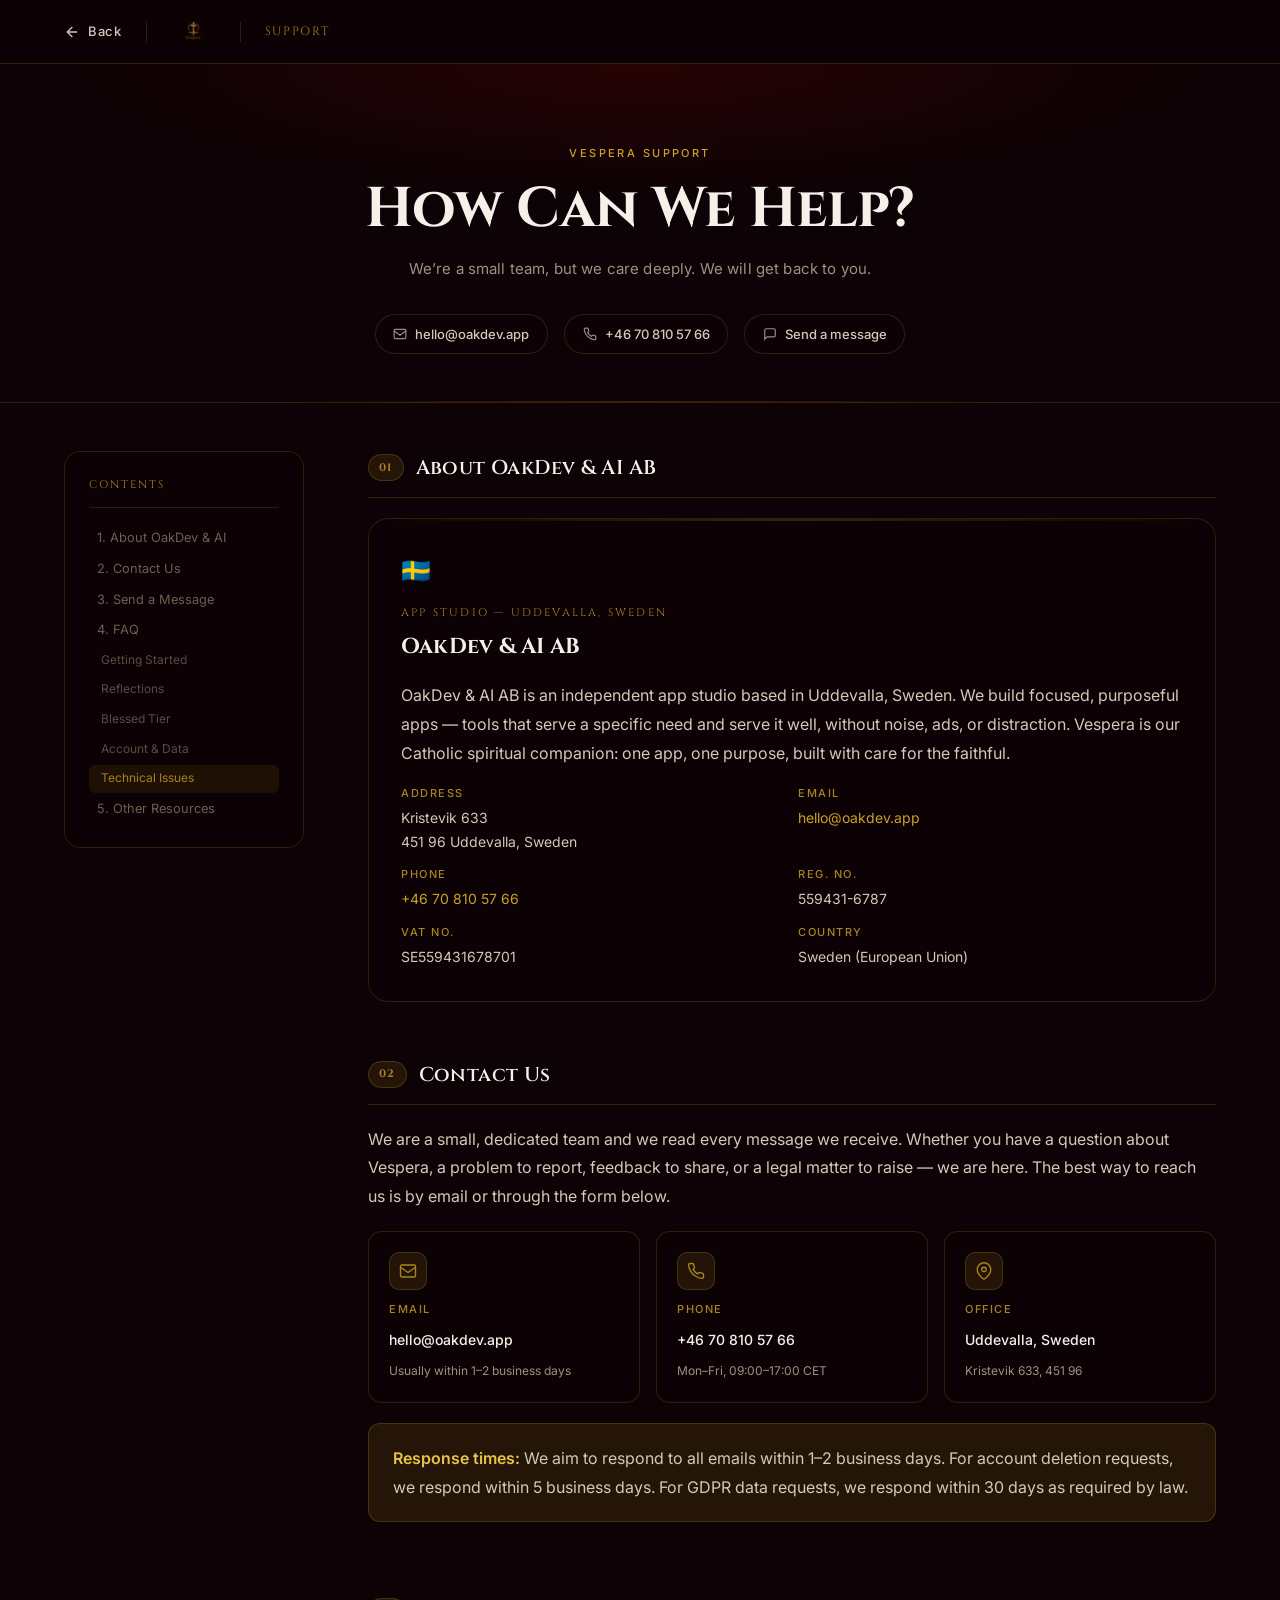
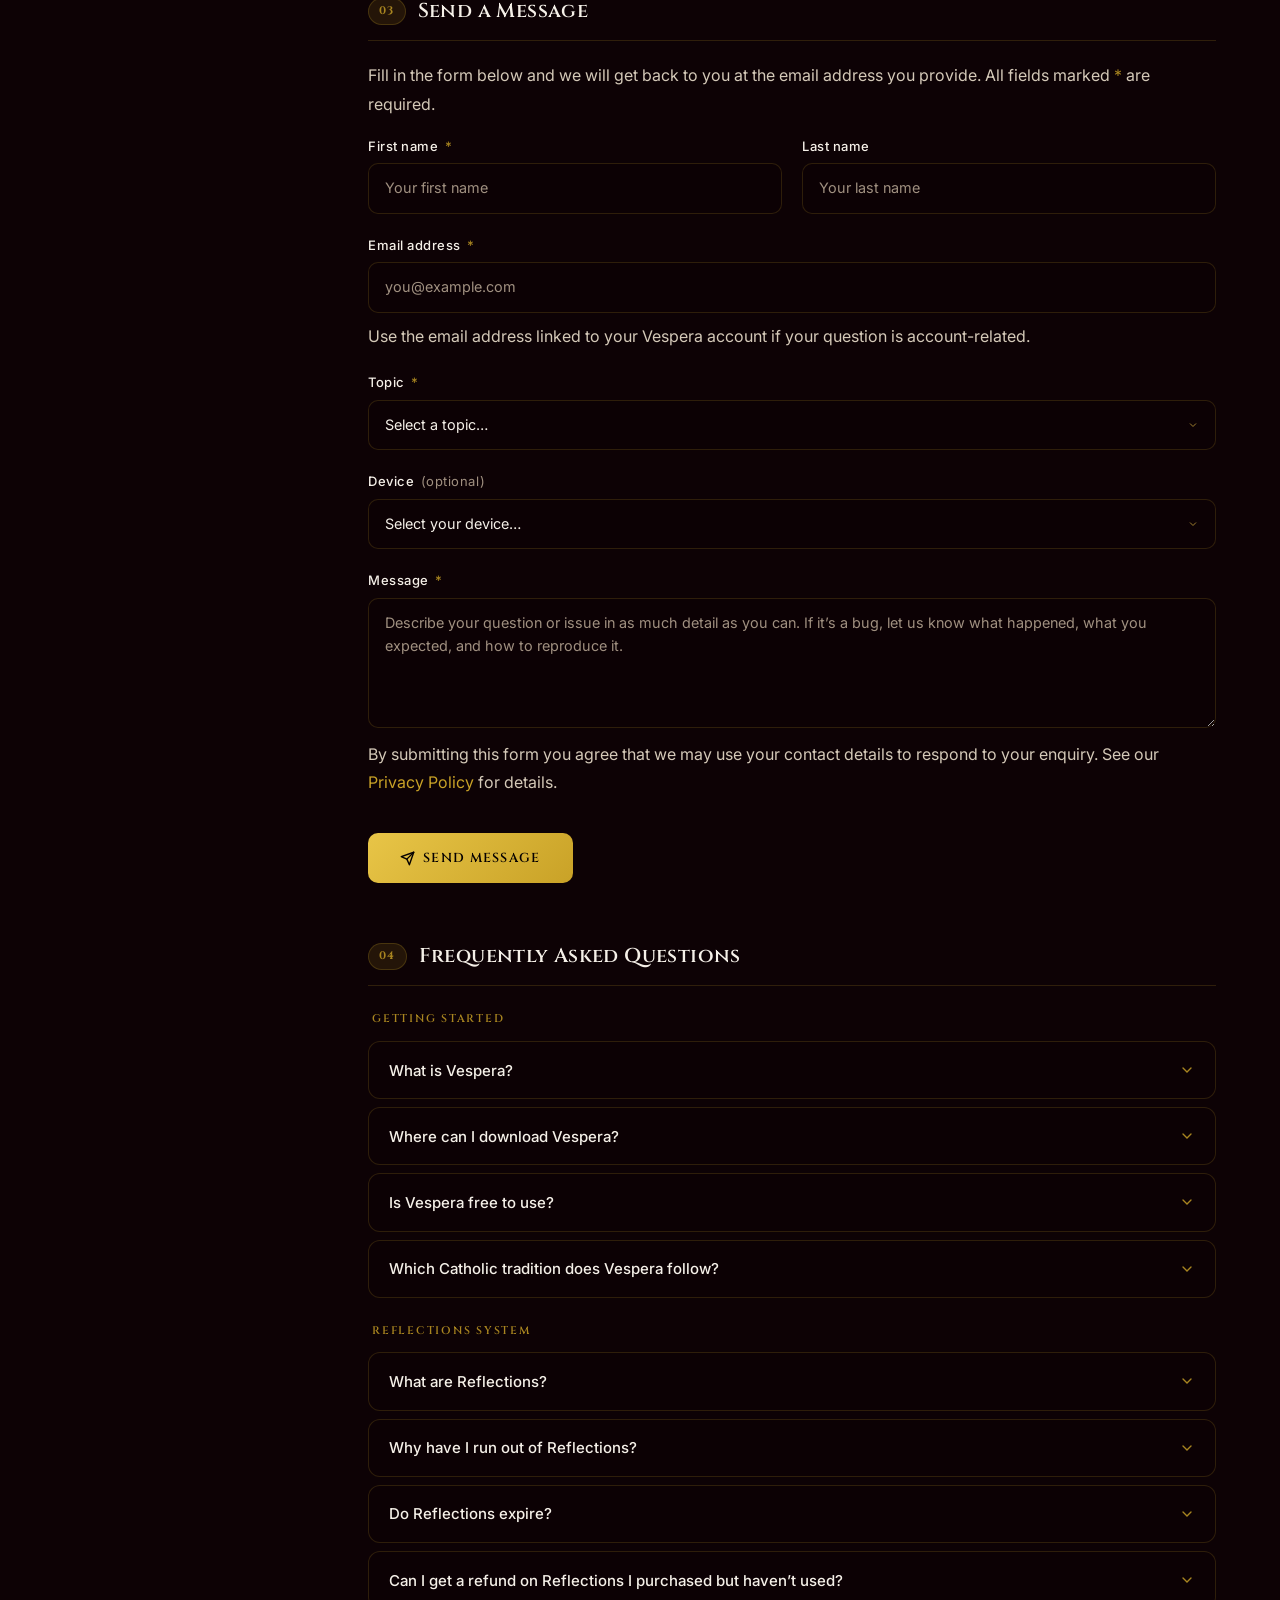
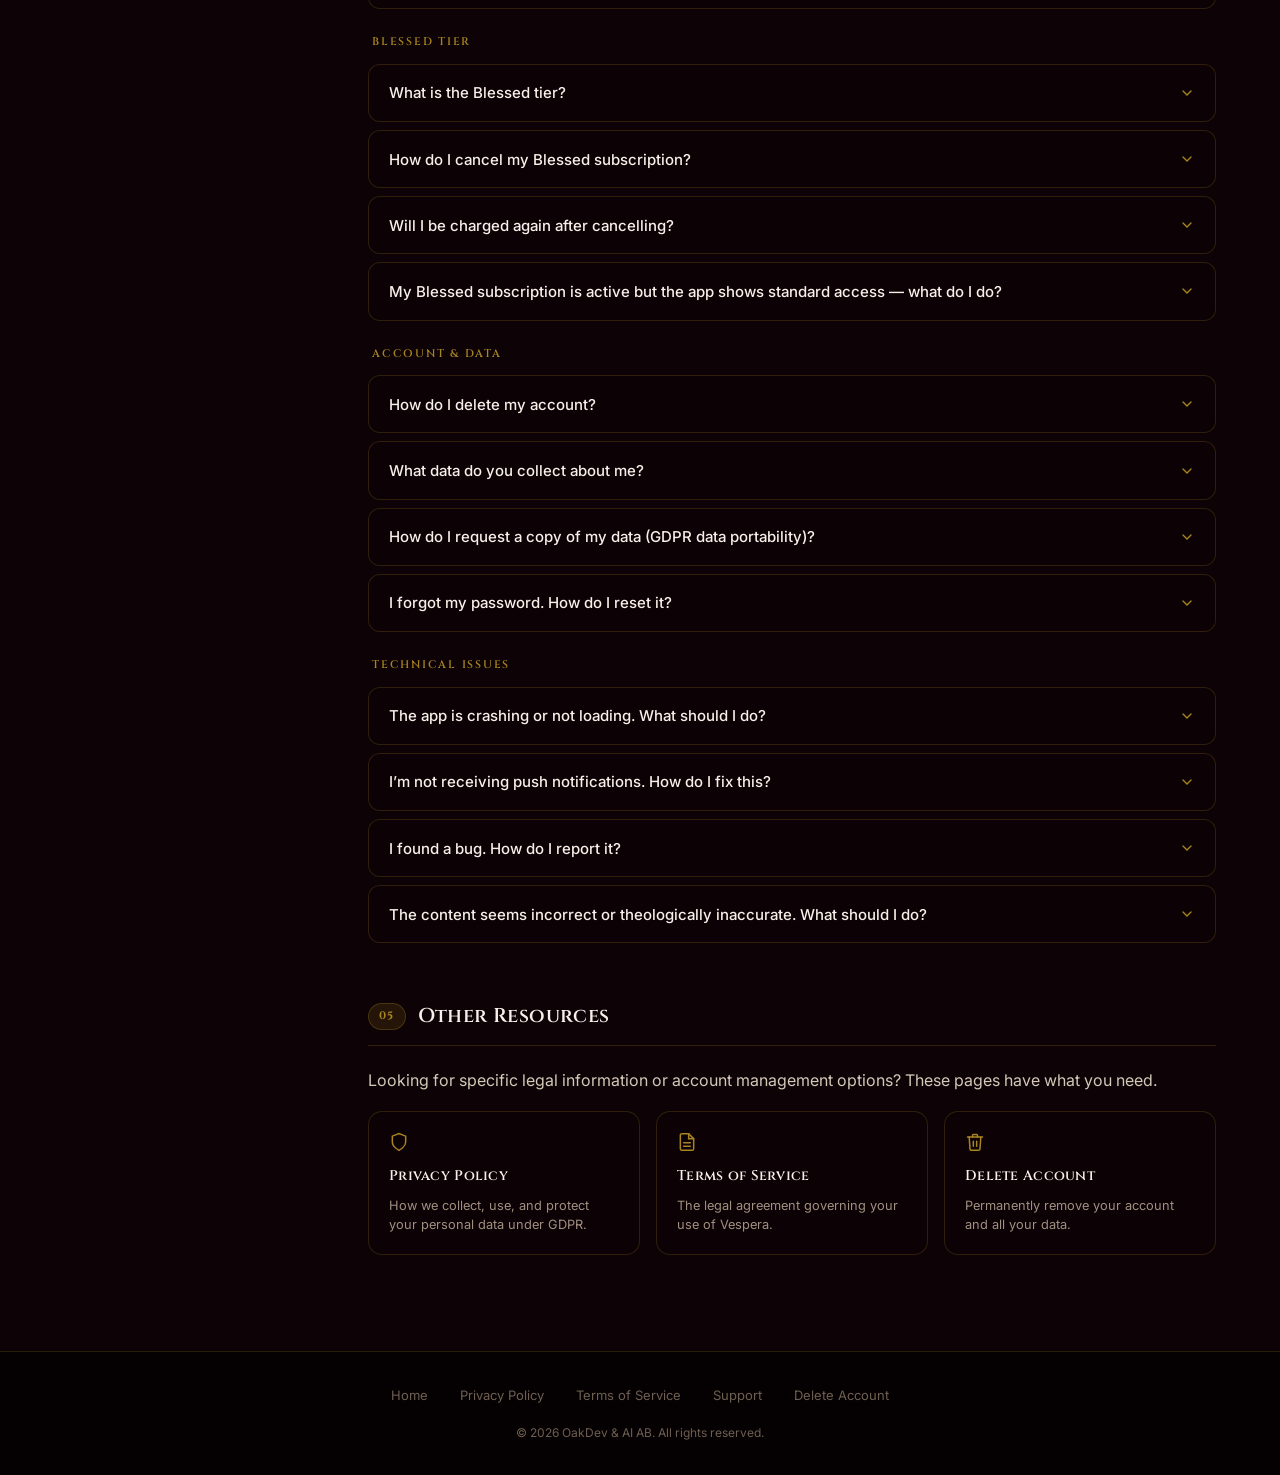
<file: support/index.html>
<!DOCTYPE html>
<html lang="en">
<head>
  <meta charset="UTF-8">
  <meta name="viewport" content="width=device-width, initial-scale=1.0">
  <meta name="description" content="Vespera Support — Get help, find answers, and contact the OakDev &amp; AI AB team.">
  <meta name="robots" content="index, follow">
  <title>Support — Vespera</title>
  <link rel="icon" type="image/png" href="../assets/icon.png">
  <link rel="preconnect" href="https://fonts.googleapis.com">
  <link rel="preconnect" href="https://fonts.gstatic.com" crossorigin>
  <link href="https://fonts.googleapis.com/css2?family=Cinzel:wght@400;600;700&family=Cormorant+Garamond:ital,wght@0,400;0,500;0,600;1,400;1,600&family=Inter:wght@300;400;500;600&display=swap" rel="stylesheet">
  <link rel="stylesheet" href="../css/variables.css">
  <link rel="stylesheet" href="../css/reset.css">
  <style>
    body { font-family: var(--font-body); font-size: var(--text-base); color: var(--cream); background-color: var(--abyss); line-height: 1.7; -webkit-font-smoothing: antialiased; }
    a { color: var(--gold); text-decoration: none; transition: color 0.2s ease; }
    a:hover { color: var(--gold-light); text-decoration: underline; }
    *, *::before, *::after { box-sizing: border-box; margin: 0; padding: 0; }
    img { display: block; max-width: 100%; }
    ul, ol { list-style: none; }
    ::-webkit-scrollbar { width: 6px; }
    ::-webkit-scrollbar-track { background: var(--abyss); }
    ::-webkit-scrollbar-thumb { background: var(--crimson-700); border-radius: 99px; }

    /* ── Nav ── */
    .nav { position: sticky; top: 0; z-index: 100; height: 64px; display: flex; align-items: center; background: rgba(13,2,5,0.85); backdrop-filter: blur(20px); -webkit-backdrop-filter: blur(20px); border-bottom: 1px solid var(--glass-border); padding: 0 clamp(1.5rem,5vw,4rem); }
    .nav__inner { max-width: 1280px; margin: 0 auto; width: 100%; display: flex; align-items: center; gap: 1.5rem; }
    .nav__back { display: flex; align-items: center; gap: 0.5rem; font-size: 0.8125rem; font-weight: 500; letter-spacing: 0.05em; color: var(--cream-mid); transition: color 0.2s; text-decoration: none; }
    .nav__back:hover { color: var(--gold); text-decoration: none; }
    .nav__back svg { flex-shrink: 0; }
    .nav__logo { height: 30px; width: auto; filter: drop-shadow(0 0 6px rgba(201,162,39,0.2)); }
    .nav__divider { width: 1px; height: 20px; background: var(--glass-border); }
    .nav__title { font-family: var(--font-display); font-size: 0.75rem; letter-spacing: 0.14em; text-transform: uppercase; color: var(--gold-muted); }

    /* ── Page header ── */
    .page-header { padding: 5rem clamp(1.5rem,5vw,4rem) 3rem; text-align: center; position: relative; background: radial-gradient(ellipse 70% 60% at 50% 0%, rgba(139,0,0,0.20) 0%, transparent 65%), var(--abyss); border-bottom: 1px solid var(--glass-border); }
    .page-header::after { content: ''; position: absolute; bottom: 0; left: 50%; transform: translateX(-50%); width: 55%; height: 1px; background: linear-gradient(90deg, transparent, var(--gold-border), transparent); }
    .page-eyebrow { font-size: 0.6875rem; font-weight: 500; letter-spacing: 0.22em; text-transform: uppercase; color: var(--gold); margin-bottom: 1rem; }
    .page-title { font-family: var(--font-display); font-size: clamp(2rem,5vw,3.5rem); font-weight: 700; letter-spacing: -0.01em; color: var(--cream); line-height: 1.1; }
    .page-meta { margin-top: 1rem; font-size: 0.9375rem; color: var(--cream-dim); letter-spacing: 0.01em; }

    /* ── Quick contact chips ── */
    .quick-contact { display: flex; gap: 1rem; justify-content: center; flex-wrap: wrap; margin-top: 2rem; }
    .quick-chip { display: inline-flex; align-items: center; gap: 0.5rem; font-size: 0.8125rem; font-weight: 500; color: var(--cream-mid); background: rgba(13,2,5,0.6); border: 1px solid var(--glass-border); border-radius: 99px; padding: 0.5rem 1.1rem; transition: border-color 0.2s, color 0.2s, background 0.2s; text-decoration: none; }
    .quick-chip:hover { border-color: rgba(201,162,39,0.4); color: var(--gold-light); background: var(--gold-subtle); text-decoration: none; }
    .quick-chip svg { flex-shrink: 0; opacity: 0.7; }

    /* ── Layout ── */
    .page-body { max-width: 1280px; margin: 0 auto; padding: 3rem clamp(1.5rem,5vw,4rem) 6rem; display: grid; grid-template-columns: 240px 1fr; gap: 4rem; align-items: start; }

    /* ── TOC ── */
    .toc { position: sticky; top: 80px; background: rgba(13,2,5,0.65); border: 1px solid var(--glass-border); border-radius: 16px; padding: 1.5rem; backdrop-filter: blur(12px); -webkit-backdrop-filter: blur(12px); }
    .toc__title { font-family: var(--font-display); font-size: 0.6875rem; letter-spacing: 0.18em; text-transform: uppercase; color: var(--gold-muted); margin-bottom: 1rem; padding-bottom: 0.75rem; border-bottom: 1px solid var(--glass-border); }
    .toc__list { display: flex; flex-direction: column; gap: 0.1rem; }
    .toc__link { display: block; font-size: 0.8rem; color: var(--cream-muted); padding: 0.35rem 0.5rem; border-radius: 6px; transition: background 0.15s, color 0.15s; line-height: 1.4; text-decoration: none; }
    .toc__link:hover { background: var(--gold-subtle); color: var(--gold-light); text-decoration: none; }
    .toc__link.is-active { color: var(--gold); background: var(--gold-subtle); }
    .toc__sub { padding-left: 0.75rem; font-size: 0.75rem; opacity: 0.8; }

    /* ── Main content ── */
    .content { display: flex; flex-direction: column; gap: 3.5rem; }
    .content-section { scroll-margin-top: 90px; }
    .content-section__title { font-family: var(--font-display); font-size: 1.25rem; font-weight: 600; letter-spacing: 0.02em; color: var(--cream); margin-bottom: 1.25rem; padding-bottom: 0.75rem; border-bottom: 1px solid var(--glass-border); display: flex; align-items: center; gap: 0.75rem; }
    .content-section__num { font-size: 0.6875rem; font-weight: 700; letter-spacing: 0.15em; color: var(--gold-muted); background: var(--gold-subtle); border: 1px solid var(--gold-border); border-radius: 99px; padding: 0.2rem 0.6rem; flex-shrink: 0; }

    .content p { font-size: var(--text-base); color: var(--cream-mid); line-height: 1.8; margin-bottom: 1rem; }
    .content p:last-child { margin-bottom: 0; }
    .content h4 { font-family: var(--font-display); font-size: 0.9rem; font-weight: 600; letter-spacing: 0.04em; color: var(--cream); margin: 1.5rem 0 0.6rem; }
    .content ul { margin: 0.75rem 0 1rem 0; display: flex; flex-direction: column; gap: 0.5rem; }
    .content ul li { font-size: var(--text-base); color: var(--cream-mid); padding-left: 1.5rem; position: relative; line-height: 1.7; }
    .content ul li::before { content: '\u2736'; position: absolute; left: 0; color: var(--gold-muted); font-size: 0.5rem; top: 0.5rem; }
    .content strong { color: var(--cream); font-weight: 600; }
    .content em { color: var(--gold-muted); font-style: italic; }

    /* Info / warning boxes */
    .info-box { background: var(--gold-subtle); border: 1px solid var(--gold-border); border-radius: 12px; padding: 1.25rem 1.5rem; margin: 1rem 0; }
    .info-box p { color: var(--cream-mid); margin-bottom: 0; }
    .info-box strong { color: var(--gold-light); }

    /* ── About card ── */
    .about-card { background: rgba(13,2,5,0.6); border: 1px solid var(--glass-border); border-radius: 20px; padding: 2rem; overflow: hidden; position: relative; }
    .about-card::before { content: ''; position: absolute; top: 0; left: 0; right: 0; height: 2px; background: linear-gradient(90deg, transparent, var(--gold-border), transparent); }
    .about-card__flag { font-size: 1.5rem; margin-bottom: 0.75rem; }
    .about-card__studio { font-family: var(--font-display); font-size: 0.6875rem; letter-spacing: 0.2em; text-transform: uppercase; color: var(--gold-muted); margin-bottom: 0.4rem; }
    .about-card__name { font-family: var(--font-display); font-size: 1.35rem; font-weight: 700; color: var(--cream); letter-spacing: 0.01em; margin-bottom: 1rem; }
    .about-card__desc { font-size: var(--text-base); color: var(--cream-mid); line-height: 1.8; margin-bottom: 1.5rem; }
    .about-card__details { display: grid; grid-template-columns: 1fr 1fr; gap: 0.75rem; }
    .about-card__detail { display: flex; flex-direction: column; gap: 0.2rem; }
    .about-card__detail-label { font-size: 0.6875rem; font-weight: 500; letter-spacing: 0.14em; text-transform: uppercase; color: var(--gold-muted); }
    .about-card__detail-value { font-size: 0.875rem; color: var(--cream-mid); }
    .about-card__detail-value a { color: var(--gold); }
    .about-card__detail-value a:hover { color: var(--gold-light); }

    /* ── Contact methods ── */
    .contact-methods { display: grid; grid-template-columns: repeat(3, 1fr); gap: 1rem; margin: 1.25rem 0; }
    .contact-method { background: rgba(13,2,5,0.7); border: 1px solid var(--glass-border); border-radius: 14px; padding: 1.25rem; display: flex; flex-direction: column; gap: 0.6rem; transition: border-color 0.2s; text-decoration: none; }
    .contact-method:hover { border-color: rgba(201,162,39,0.35); text-decoration: none; }
    .contact-method__icon { width: 38px; height: 38px; background: var(--gold-subtle); border: 1px solid var(--gold-border); border-radius: 10px; display: flex; align-items: center; justify-content: center; }
    .contact-method__icon svg { color: var(--gold-muted); }
    .contact-method__label { font-size: 0.6875rem; font-weight: 500; letter-spacing: 0.14em; text-transform: uppercase; color: var(--gold-muted); }
    .contact-method__value { font-size: 0.875rem; color: var(--cream); font-weight: 500; }
    .contact-method__note { font-size: 0.75rem; color: var(--cream-dim); }

    /* ── Contact form ── */
    .form { display: flex; flex-direction: column; gap: 1.25rem; }
    .form-row { display: grid; grid-template-columns: 1fr 1fr; gap: 1.25rem; }
    .form-group { display: flex; flex-direction: column; gap: 0.4rem; }
    .form-label { font-size: 0.8125rem; font-weight: 500; color: var(--cream); letter-spacing: 0.04em; }
    .form-label span { color: var(--gold-muted); margin-left: 0.2rem; }
    .form-input, .form-select, .form-textarea {
      background: rgba(13,2,5,0.7);
      border: 1px solid var(--glass-border);
      border-radius: 10px;
      padding: 0.75rem 1rem;
      font-family: var(--font-body);
      font-size: 0.9rem;
      color: var(--cream);
      transition: border-color 0.2s, background 0.2s;
      outline: none;
      width: 100%;
    }
    .form-input::placeholder, .form-textarea::placeholder { color: var(--cream-dim); }
    .form-input:focus, .form-select:focus, .form-textarea:focus { border-color: rgba(201,162,39,0.5); background: rgba(13,2,5,0.85); }
    .form-select { appearance: none; -webkit-appearance: none; background-image: url("data:image/svg+xml,%3Csvg xmlns='http://www.w3.org/2000/svg' width='12' height='12' viewBox='0 0 24 24' fill='none' stroke='%23a08030' stroke-width='2'%3E%3Cpath d='M6 9l6 6 6-6'/%3E%3C/svg%3E"); background-repeat: no-repeat; background-position: right 1rem center; padding-right: 2.5rem; cursor: pointer; }
    .form-select option { background: #1a0508; color: var(--cream); }
    .form-textarea { resize: vertical; min-height: 130px; line-height: 1.6; }
    .form-hint { font-size: 0.75rem; color: var(--cream-dim); margin-top: 0.2rem; }
    .form-submit { display: inline-flex; align-items: center; justify-content: center; gap: 0.5rem; font-family: var(--font-display); font-size: 0.8125rem; font-weight: 600; letter-spacing: 0.1em; text-transform: uppercase; color: var(--void); background: linear-gradient(135deg, var(--gold-light), var(--gold)); border: none; border-radius: 10px; padding: 0.875rem 2rem; cursor: pointer; transition: opacity 0.2s, transform 0.15s; align-self: flex-start; }
    .form-submit:hover { opacity: 0.9; transform: translateY(-1px); }
    .form-note { font-size: 0.75rem; color: var(--cream-dim); margin-top: -0.5rem; }

    /* ── FAQ ── */
    .faq-list { display: flex; flex-direction: column; gap: 0.5rem; }
    .faq-item { background: rgba(13,2,5,0.55); border: 1px solid var(--glass-border); border-radius: 12px; overflow: hidden; transition: border-color 0.2s; }
    .faq-item:hover { border-color: rgba(201,162,39,0.2); }
    .faq-q { width: 100%; text-align: left; background: none; border: none; padding: 1.1rem 1.25rem; display: flex; align-items: center; justify-content: space-between; gap: 1rem; cursor: pointer; font-family: var(--font-body); font-size: 0.9375rem; font-weight: 500; color: var(--cream); line-height: 1.4; }
    .faq-q svg { flex-shrink: 0; color: var(--gold-muted); transition: transform 0.25s; }
    .faq-item.is-open .faq-q svg { transform: rotate(180deg); }
    .faq-a { max-height: 0; overflow: hidden; transition: max-height 0.3s ease, padding 0.3s; padding: 0 1.25rem; }
    .faq-item.is-open .faq-a { max-height: 400px; padding: 0 1.25rem 1.1rem; }
    .faq-a p { font-size: 0.9rem; color: var(--cream-mid); line-height: 1.75; }
    .faq-a a { color: var(--gold); }
    .faq-a a:hover { color: var(--gold-light); }
    .faq-a strong { color: var(--cream); }
    .faq-group-label { font-family: var(--font-display); font-size: 0.6875rem; font-weight: 600; letter-spacing: 0.16em; text-transform: uppercase; color: var(--gold-muted); margin: 1.5rem 0 0.75rem; padding-left: 0.25rem; }
    .faq-group-label:first-child { margin-top: 0; }

    /* ── Other pages ── */
    .pages-grid { display: grid; grid-template-columns: repeat(3, 1fr); gap: 1rem; }
    .page-link-card { background: rgba(13,2,5,0.6); border: 1px solid var(--glass-border); border-radius: 14px; padding: 1.25rem; display: flex; flex-direction: column; gap: 0.5rem; text-decoration: none; transition: border-color 0.2s, background 0.2s; }
    .page-link-card:hover { border-color: rgba(201,162,39,0.35); background: var(--gold-subtle); text-decoration: none; }
    .page-link-card__icon { color: var(--gold-muted); margin-bottom: 0.25rem; }
    .page-link-card__title { font-family: var(--font-display); font-size: 0.875rem; font-weight: 600; color: var(--cream); letter-spacing: 0.02em; }
    .page-link-card__desc { font-size: 0.8rem; color: var(--cream-dim); line-height: 1.5; }

    /* ── Footer ── */
    .page-footer { background: var(--void); border-top: 1px solid var(--glass-border); padding: 2rem clamp(1.5rem,5vw,4rem); text-align: center; }
    .page-footer__inner { max-width: 1280px; margin: 0 auto; }
    .page-footer__links { display: flex; gap: 2rem; justify-content: center; flex-wrap: wrap; margin-bottom: 1rem; }
    .page-footer__link { font-size: 0.8125rem; color: var(--cream-muted); transition: color 0.2s; }
    .page-footer__link:hover { color: var(--gold-muted); text-decoration: none; }
    .page-footer__copy { font-size: 0.75rem; color: var(--cream-muted); }

    /* ── Responsive ── */
    @media (max-width: 900px) {
      .page-body { grid-template-columns: 1fr; gap: 2rem; }
      .toc { position: static; display: none; }
      .contact-methods { grid-template-columns: 1fr; }
      .form-row { grid-template-columns: 1fr; }
      .pages-grid { grid-template-columns: 1fr 1fr; }
    }
    @media (max-width: 600px) {
      .about-card__details { grid-template-columns: 1fr; }
      .pages-grid { grid-template-columns: 1fr; }
    }
  </style>
</head>
<body>

  <nav class="nav">
    <div class="nav__inner">
      <a href="/" class="nav__back" aria-label="Back to Vespera">
        <svg width="16" height="16" viewBox="0 0 24 24" fill="none" stroke="currentColor" stroke-width="2" stroke-linecap="round"><path d="M19 12H5M12 5l-7 7 7 7"/></svg>
        Back
      </a>
      <div class="nav__divider"></div>
      <a href="/"><img src="../assets/logo.png" alt="Vespera" class="nav__logo"></a>
      <div class="nav__divider"></div>
      <span class="nav__title">Support</span>
    </div>
  </nav>

  <header class="page-header">
    <p class="page-eyebrow">Vespera Support</p>
    <h1 class="page-title">How Can We Help?</h1>
    <p class="page-meta">We&rsquo;re a small team, but we care deeply. We will get back to you.</p>
    <div class="quick-contact">
      <a href="mailto:hello@oakdev.app" class="quick-chip">
        <svg width="14" height="14" viewBox="0 0 24 24" fill="none" stroke="currentColor" stroke-width="2" stroke-linecap="round"><rect x="2" y="4" width="20" height="16" rx="2"/><path d="M2 7l10 7 10-7"/></svg>
        hello@oakdev.app
      </a>
      <a href="tel:+46708105766" class="quick-chip">
        <svg width="14" height="14" viewBox="0 0 24 24" fill="none" stroke="currentColor" stroke-width="2" stroke-linecap="round" stroke-linejoin="round"><path d="M22 16.92v3a2 2 0 0 1-2.18 2A19.79 19.79 0 0 1 11.61 19 19.45 19.45 0 0 1 5 12.39 19.79 19.79 0 0 1 2.12 4.18 2 2 0 0 1 4.11 2h3a2 2 0 0 1 2 1.72c.127.96.361 1.903.7 2.81a2 2 0 0 1-.45 2.11L8.09 9.91a16 16 0 0 0 6 6l1.27-1.27a2 2 0 0 1 2.11-.45c.907.339 1.85.573 2.81.7A2 2 0 0 1 22 16.92z"/></svg>
        +46 70 810 57 66
      </a>
      <a href="#contact-form" class="quick-chip">
        <svg width="14" height="14" viewBox="0 0 24 24" fill="none" stroke="currentColor" stroke-width="2" stroke-linecap="round"><path d="M21 15a2 2 0 0 1-2 2H7l-4 4V5a2 2 0 0 1 2-2h14a2 2 0 0 1 2 2z"/></svg>
        Send a message
      </a>
    </div>
  </header>

  <div class="page-body">

    <aside class="toc" aria-label="Table of contents">
      <div class="toc__title">Contents</div>
      <nav class="toc__list">
        <a href="#s1" class="toc__link">1. About OakDev &amp; AI</a>
        <a href="#s2" class="toc__link">2. Contact Us</a>
        <a href="#s3" class="toc__link">3. Send a Message</a>
        <a href="#s4" class="toc__link">4. FAQ</a>
        <a href="#s4a" class="toc__link toc__sub">Getting Started</a>
        <a href="#s4b" class="toc__link toc__sub">Reflections</a>
        <a href="#s4c" class="toc__link toc__sub">Blessed Tier</a>
        <a href="#s4d" class="toc__link toc__sub">Account &amp; Data</a>
        <a href="#s4e" class="toc__link toc__sub">Technical Issues</a>
        <a href="#s5" class="toc__link">5. Other Resources</a>
      </nav>
    </aside>

    <main class="content" id="content">

      <!-- 1. About -->
      <section class="content-section" id="s1">
        <h2 class="content-section__title"><span class="content-section__num">01</span>About OakDev &amp; AI AB</h2>
        <div class="about-card">
          <div class="about-card__flag">&#127480;&#127466;</div>
          <div class="about-card__studio">App Studio &mdash; Uddevalla, Sweden</div>
          <div class="about-card__name">OakDev &amp; AI AB</div>
          <p class="about-card__desc">OakDev &amp; AI AB is an independent app studio based in Uddevalla, Sweden. We build focused, purposeful apps &mdash; tools that serve a specific need and serve it well, without noise, ads, or distraction. Vespera is our Catholic spiritual companion: one app, one purpose, built with care for the faithful.</p>
          <div class="about-card__details">
            <div class="about-card__detail">
              <span class="about-card__detail-label">Address</span>
              <span class="about-card__detail-value">Kristevik 633<br>451 96 Uddevalla, Sweden</span>
            </div>
            <div class="about-card__detail">
              <span class="about-card__detail-label">Email</span>
              <span class="about-card__detail-value"><a href="mailto:hello@oakdev.app">hello@oakdev.app</a></span>
            </div>
            <div class="about-card__detail">
              <span class="about-card__detail-label">Phone</span>
              <span class="about-card__detail-value"><a href="tel:+46708105766">+46 70 810 57 66</a></span>
            </div>
            <div class="about-card__detail">
              <span class="about-card__detail-label">Reg. no.</span>
              <span class="about-card__detail-value">559431-6787</span>
            </div>
            <div class="about-card__detail">
              <span class="about-card__detail-label">VAT no.</span>
              <span class="about-card__detail-value">SE559431678701</span>
            </div>
            <div class="about-card__detail">
              <span class="about-card__detail-label">Country</span>
              <span class="about-card__detail-value">Sweden (European Union)</span>
            </div>
          </div>
        </div>
      </section>

      <!-- 2. Contact -->
      <section class="content-section" id="s2">
        <h2 class="content-section__title"><span class="content-section__num">02</span>Contact Us</h2>
        <p>We are a small, dedicated team and we read every message we receive. Whether you have a question about Vespera, a problem to report, feedback to share, or a legal matter to raise &mdash; we are here. The best way to reach us is by email or through the form below.</p>

        <div class="contact-methods">
          <a href="mailto:hello@oakdev.app" class="contact-method">
            <div class="contact-method__icon">
              <svg width="18" height="18" viewBox="0 0 24 24" fill="none" stroke="currentColor" stroke-width="1.8" stroke-linecap="round"><rect x="2" y="4" width="20" height="16" rx="2"/><path d="M2 7l10 7 10-7"/></svg>
            </div>
            <div class="contact-method__label">Email</div>
            <div class="contact-method__value">hello@oakdev.app</div>
            <div class="contact-method__note">Usually within 1&ndash;2 business days</div>
          </a>
          <a href="tel:+46708105766" class="contact-method">
            <div class="contact-method__icon">
              <svg width="18" height="18" viewBox="0 0 24 24" fill="none" stroke="currentColor" stroke-width="1.8" stroke-linecap="round" stroke-linejoin="round"><path d="M22 16.92v3a2 2 0 0 1-2.18 2A19.79 19.79 0 0 1 11.61 19 19.45 19.45 0 0 1 5 12.39 19.79 19.79 0 0 1 2.12 4.18 2 2 0 0 1 4.11 2h3a2 2 0 0 1 2 1.72c.127.96.361 1.903.7 2.81a2 2 0 0 1-.45 2.11L8.09 9.91a16 16 0 0 0 6 6l1.27-1.27a2 2 0 0 1 2.11-.45c.907.339 1.85.573 2.81.7A2 2 0 0 1 22 16.92z"/></svg>
            </div>
            <div class="contact-method__label">Phone</div>
            <div class="contact-method__value">+46 70 810 57 66</div>
            <div class="contact-method__note">Mon&ndash;Fri, 09:00&ndash;17:00 CET</div>
          </a>
          <div class="contact-method" style="cursor:default;">
            <div class="contact-method__icon">
              <svg width="18" height="18" viewBox="0 0 24 24" fill="none" stroke="currentColor" stroke-width="1.8" stroke-linecap="round" stroke-linejoin="round"><path d="M21 10c0 7-9 13-9 13s-9-6-9-13a9 9 0 0 1 18 0z"/><circle cx="12" cy="10" r="3"/></svg>
            </div>
            <div class="contact-method__label">Office</div>
            <div class="contact-method__value">Uddevalla, Sweden</div>
            <div class="contact-method__note">Kristevik 633, 451 96</div>
          </div>
        </div>

        <div class="info-box">
          <p><strong>Response times:</strong> We aim to respond to all emails within 1&ndash;2 business days. For account deletion requests, we respond within 5 business days. For GDPR data requests, we respond within 30 days as required by law.</p>
        </div>
      </section>

      <!-- 3. Form -->
      <section class="content-section" id="s3">
        <h2 class="content-section__title" id="contact-form"><span class="content-section__num">03</span>Send a Message</h2>
        <p>Fill in the form below and we will get back to you at the email address you provide. All fields marked <span style="color:var(--gold-muted)">&#42;</span> are required.</p>

        <form class="form" id="supportForm" onsubmit="handleSubmit(event)">
          <div class="form-row">
            <div class="form-group">
              <label class="form-label" for="fname">First name <span>*</span></label>
              <input class="form-input" type="text" id="fname" name="fname" placeholder="Your first name" required autocomplete="given-name">
            </div>
            <div class="form-group">
              <label class="form-label" for="lname">Last name</label>
              <input class="form-input" type="text" id="lname" name="lname" placeholder="Your last name" autocomplete="family-name">
            </div>
          </div>

          <div class="form-group">
            <label class="form-label" for="email">Email address <span>*</span></label>
            <input class="form-input" type="email" id="email" name="email" placeholder="you@example.com" required autocomplete="email">
            <p class="form-hint">Use the email address linked to your Vespera account if your question is account-related.</p>
          </div>

          <div class="form-group">
            <label class="form-label" for="topic">Topic <span>*</span></label>
            <select class="form-select" id="topic" name="topic" required>
              <option value="" disabled selected>Select a topic&hellip;</option>
              <option value="general">General question</option>
              <option value="reflections">Reflections system</option>
              <option value="blessed">Blessed subscription</option>
              <option value="technical">Technical issue / bug</option>
              <option value="account">Account or sign-in</option>
              <option value="billing">Billing or payment</option>
              <option value="privacy">Privacy or data request</option>
              <option value="delete">Account deletion</option>
              <option value="feedback">Feedback or suggestion</option>
              <option value="other">Other</option>
            </select>
          </div>

          <div class="form-group">
            <label class="form-label" for="device">Device <span style="color:var(--cream-dim);font-weight:400">(optional)</span></label>
            <select class="form-select" id="device" name="device">
              <option value="" selected>Select your device&hellip;</option>
              <option value="iphone">iPhone / iPad (iOS)</option>
              <option value="android">Android</option>
              <option value="both">Both platforms</option>
              <option value="na">Not applicable</option>
            </select>
          </div>

          <div class="form-group">
            <label class="form-label" for="message">Message <span>*</span></label>
            <textarea class="form-textarea" id="message" name="message" placeholder="Describe your question or issue in as much detail as you can. If it&rsquo;s a bug, let us know what happened, what you expected, and how to reproduce it." required></textarea>
          </div>

          <p class="form-note">By submitting this form you agree that we may use your contact details to respond to your enquiry. See our <a href="/privacy">Privacy Policy</a> for details.</p>

          <button type="submit" class="form-submit">
            <svg width="15" height="15" viewBox="0 0 24 24" fill="none" stroke="currentColor" stroke-width="2.2" stroke-linecap="round" stroke-linejoin="round"><line x1="22" y1="2" x2="11" y2="13"/><polygon points="22 2 15 22 11 13 2 9 22 2"/></svg>
            Send Message
          </button>
        </form>

        <div id="formSuccess" style="display:none;">
          <div class="info-box" style="margin-top:1rem;">
            <p><strong>Message sent!</strong> Thank you &mdash; we have received your message and will respond to <span id="successEmail" style="color:var(--gold-light)"></span> within 1&ndash;2 business days.</p>
          </div>
        </div>
      </section>

      <!-- 4. FAQ -->
      <section class="content-section" id="s4">
        <h2 class="content-section__title"><span class="content-section__num">04</span>Frequently Asked Questions</h2>

        <!-- Getting Started -->
        <div class="faq-group-label" id="s4a">Getting Started</div>
        <div class="faq-list">
          <div class="faq-item">
            <button class="faq-q" aria-expanded="false">
              What is Vespera?
              <svg width="16" height="16" viewBox="0 0 24 24" fill="none" stroke="currentColor" stroke-width="2" stroke-linecap="round"><path d="M6 9l6 6 6-6"/></svg>
            </button>
            <div class="faq-a"><p>Vespera is a Catholic spiritual companion app for iOS and Android. It delivers personalised daily reflections, prayers, and devotional content across eight spiritual categories &mdash; from Morning Prayer and Evening Vespers to Gospel Insights and Eucharistic Devotion. The app is built to support your faith journey with depth, beauty, and simplicity.</p></div>
          </div>
          <div class="faq-item">
            <button class="faq-q" aria-expanded="false">
              Where can I download Vespera?
              <svg width="16" height="16" viewBox="0 0 24 24" fill="none" stroke="currentColor" stroke-width="2" stroke-linecap="round"><path d="M6 9l6 6 6-6"/></svg>
            </button>
            <div class="faq-a"><p>Vespera is available on the <strong>Apple App Store</strong> (iPhone and iPad) and the <strong>Google Play Store</strong> (Android devices). Search for &ldquo;Vespera&rdquo; or visit <a href="/">vespera.oakdev.app</a> for direct links.</p></div>
          </div>
          <div class="faq-item">
            <button class="faq-q" aria-expanded="false">
              Is Vespera free to use?
              <svg width="16" height="16" viewBox="0 0 24 24" fill="none" stroke="currentColor" stroke-width="2" stroke-linecap="round"><path d="M6 9l6 6 6-6"/></svg>
            </button>
            <div class="faq-a"><p>Vespera is a paid app. Every purchase includes <strong>150 Reflections</strong> to get started. Additional Reflections can be purchased as top-ups within the app, and the <strong>Blessed</strong> tier adds 300 extra Reflections plus exclusive content. There are no advertisements of any kind in Vespera, ever.</p></div>
          </div>
          <div class="faq-item">
            <button class="faq-q" aria-expanded="false">
              Which Catholic tradition does Vespera follow?
              <svg width="16" height="16" viewBox="0 0 24 24" fill="none" stroke="currentColor" stroke-width="2" stroke-linecap="round"><path d="M6 9l6 6 6-6"/></svg>
            </button>
            <div class="faq-a"><p>Vespera is rooted in the Roman Rite of the Catholic Church. Our content draws on Sacred Scripture (using publicly available translations), the Roman Calendar (saints&rsquo; feast days, liturgical seasons), and classical Catholic devotional tradition. We aim for content that is consistent with the Catechism of the Catholic Church and magisterial teaching.</p></div>
          </div>
        </div>

        <!-- Reflections -->
        <div class="faq-group-label" id="s4b">Reflections System</div>
        <div class="faq-list">
          <div class="faq-item">
            <button class="faq-q" aria-expanded="false">
              What are Reflections?
              <svg width="16" height="16" viewBox="0 0 24 24" fill="none" stroke="currentColor" stroke-width="2" stroke-linecap="round"><path d="M6 9l6 6 6-6"/></svg>
            </button>
            <div class="faq-a"><p>Reflections are the in-app units used to access spiritual content categories. Each time you tap a category to receive content, one (1) Reflection is deducted from your balance. They are not real money and have no cash value &mdash; they are simply a way of pacing your spiritual content engagement.</p></div>
          </div>
          <div class="faq-item">
            <button class="faq-q" aria-expanded="false">
              Why have I run out of Reflections?
              <svg width="16" height="16" viewBox="0 0 24 24" fill="none" stroke="currentColor" stroke-width="2" stroke-linecap="round"><path d="M6 9l6 6 6-6"/></svg>
            </button>
            <div class="faq-a"><p>Each category visit consumes one Reflection. If your balance is empty, you can purchase additional Reflections as top-ups via in-app purchase, or purchase the <strong>Blessed</strong> tier which adds 300 Reflections to your balance. Reflections are consumed at the point of category access, regardless of how much time you spend reading the content.</p></div>
          </div>
          <div class="faq-item">
            <button class="faq-q" aria-expanded="false">
              Do Reflections expire?
              <svg width="16" height="16" viewBox="0 0 24 24" fill="none" stroke="currentColor" stroke-width="2" stroke-linecap="round"><path d="M6 9l6 6 6-6"/></svg>
            </button>
            <div class="faq-a"><p>Purchased Reflections do not expire while your account is active. Promotional or complimentary Reflections (e.g. the welcome allocation) may have an expiry date, which will be displayed in the app when they are issued.</p></div>
          </div>
          <div class="faq-item">
            <button class="faq-q" aria-expanded="false">
              Can I get a refund on Reflections I purchased but haven&rsquo;t used?
              <svg width="16" height="16" viewBox="0 0 24 24" fill="none" stroke="currentColor" stroke-width="2" stroke-linecap="round"><path d="M6 9l6 6 6-6"/></svg>
            </button>
            <div class="faq-a"><p>All purchases are processed by Apple or Google through their respective stores. Refund requests must be directed to them directly. For Apple, visit <strong>reportaproblem.apple.com</strong>. For Google, visit the <strong>Google Play Help Centre</strong>. Please see our <a href="/terms#s8">Terms of Service (Refunds section)</a> for further details, including EU consumer rights.</p></div>
          </div>
        </div>

        <!-- Blessed -->
        <div class="faq-group-label" id="s4c">Blessed Tier</div>
        <div class="faq-list">
          <div class="faq-item">
            <button class="faq-q" aria-expanded="false">
              What is the Blessed tier?
              <svg width="16" height="16" viewBox="0 0 24 24" fill="none" stroke="currentColor" stroke-width="2" stroke-linecap="round"><path d="M6 9l6 6 6-6"/></svg>
            </button>
            <div class="faq-a"><p><strong>Blessed</strong> is Vespera&rsquo;s optional upgrade tier. It adds 300 Reflections to your account, plus exclusive prayer collections and devotional content, access to advanced spiritual categories, and priority access to new content as it is released. It is designed for those who want to go deeper in their faith journey with Vespera.</p></div>
          </div>
          <div class="faq-item">
            <button class="faq-q" aria-expanded="false">
              How do I cancel my Blessed subscription?
              <svg width="16" height="16" viewBox="0 0 24 24" fill="none" stroke="currentColor" stroke-width="2" stroke-linecap="round"><path d="M6 9l6 6 6-6"/></svg>
            </button>
            <div class="faq-a">
              <p>Cancel directly through your Platform Store. OakDev cannot cancel it on your behalf.</p>
              <p><strong>iOS:</strong> Settings &rarr; [Your Name] &rarr; Subscriptions &rarr; Vespera Blessed &rarr; Cancel Subscription.</p>
              <p><strong>Android:</strong> Google Play Store &rarr; Profile &rarr; Payments &amp; subscriptions &rarr; Subscriptions &rarr; Vespera &rarr; Cancel.</p>
              <p>You retain Blessed access until the end of your current billing period after cancelling.</p>
            </div>
          </div>
          <div class="faq-item">
            <button class="faq-q" aria-expanded="false">
              Will I be charged again after cancelling?
              <svg width="16" height="16" viewBox="0 0 24 24" fill="none" stroke="currentColor" stroke-width="2" stroke-linecap="round"><path d="M6 9l6 6 6-6"/></svg>
            </button>
            <div class="faq-a"><p>No. Once you cancel in your Platform Store, your subscription will not auto-renew. You will keep Blessed access until the end of the current paid period, and no further charges will be made. Allow up to 24 hours for cancellation to take effect in the app.</p></div>
          </div>
          <div class="faq-item">
            <button class="faq-q" aria-expanded="false">
              My Blessed subscription is active but the app shows standard access &mdash; what do I do?
              <svg width="16" height="16" viewBox="0 0 24 24" fill="none" stroke="currentColor" stroke-width="2" stroke-linecap="round"><path d="M6 9l6 6 6-6"/></svg>
            </button>
            <div class="faq-a"><p>First, try signing out of the app and signing back in to refresh your subscription status. If the problem persists, go to the app&rsquo;s Settings and look for a <strong>Restore Purchases</strong> option. If it still doesn&rsquo;t resolve, please contact us at <a href="mailto:hello@oakdev.app">hello@oakdev.app</a> with your registered email address and we will investigate.</p></div>
          </div>
        </div>

        <!-- Account & Data -->
        <div class="faq-group-label" id="s4d">Account &amp; Data</div>
        <div class="faq-list">
          <div class="faq-item">
            <button class="faq-q" aria-expanded="false">
              How do I delete my account?
              <svg width="16" height="16" viewBox="0 0 24 24" fill="none" stroke="currentColor" stroke-width="2" stroke-linecap="round"><path d="M6 9l6 6 6-6"/></svg>
            </button>
            <div class="faq-a"><p>You can delete your account directly in the app: <strong>Settings &rarr; Account &rarr; Delete Account</strong>, then confirm. Alternatively, email us at <a href="mailto:hello@oakdev.app">hello@oakdev.app</a> with the subject &ldquo;Account Deletion Request&rdquo;. Full details are on our <a href="/delete-account">Delete Account page</a>.</p></div>
          </div>
          <div class="faq-item">
            <button class="faq-q" aria-expanded="false">
              What data do you collect about me?
              <svg width="16" height="16" viewBox="0 0 24 24" fill="none" stroke="currentColor" stroke-width="2" stroke-linecap="round"><path d="M6 9l6 6 6-6"/></svg>
            </button>
            <div class="faq-a"><p>We collect only what is necessary to provide the service: account credentials, content access history, Reflections balance, preferences, and device identifiers for push notifications. We do <strong>not</strong> sell your data, display ads, or share your data with advertisers. Full details are in our <a href="/privacy">Privacy Policy</a>.</p></div>
          </div>
          <div class="faq-item">
            <button class="faq-q" aria-expanded="false">
              How do I request a copy of my data (GDPR data portability)?
              <svg width="16" height="16" viewBox="0 0 24 24" fill="none" stroke="currentColor" stroke-width="2" stroke-linecap="round"><path d="M6 9l6 6 6-6"/></svg>
            </button>
            <div class="faq-a"><p>Email us at <a href="mailto:hello@oakdev.app">hello@oakdev.app</a> with the subject &ldquo;Data Access Request&rdquo; and include the email address linked to your account. We will provide a copy of your personal data in a portable format within 30 days, free of charge, as required by GDPR Article 20.</p></div>
          </div>
          <div class="faq-item">
            <button class="faq-q" aria-expanded="false">
              I forgot my password. How do I reset it?
              <svg width="16" height="16" viewBox="0 0 24 24" fill="none" stroke="currentColor" stroke-width="2" stroke-linecap="round"><path d="M6 9l6 6 6-6"/></svg>
            </button>
            <div class="faq-a"><p>On the sign-in screen, tap <strong>Forgot password?</strong> and enter your email address. We will send a password reset link to your registered email. If you do not receive it within a few minutes, check your spam folder. If you still have trouble, contact us at <a href="mailto:hello@oakdev.app">hello@oakdev.app</a>.</p></div>
          </div>
        </div>

        <!-- Technical -->
        <div class="faq-group-label" id="s4e">Technical Issues</div>
        <div class="faq-list">
          <div class="faq-item">
            <button class="faq-q" aria-expanded="false">
              The app is crashing or not loading. What should I do?
              <svg width="16" height="16" viewBox="0 0 24 24" fill="none" stroke="currentColor" stroke-width="2" stroke-linecap="round"><path d="M6 9l6 6 6-6"/></svg>
            </button>
            <div class="faq-a"><p>Try these steps in order: <strong>1)</strong> Force-close and reopen the app. <strong>2)</strong> Check your internet connection. <strong>3)</strong> Restart your device. <strong>4)</strong> Check the App Store / Google Play for a pending update and install it. <strong>5)</strong> If the issue persists, uninstall and reinstall the app (your account data is saved to the cloud). If none of these work, please contact us at <a href="mailto:hello@oakdev.app">hello@oakdev.app</a> with your device model and OS version.</p></div>
          </div>
          <div class="faq-item">
            <button class="faq-q" aria-expanded="false">
              I&rsquo;m not receiving push notifications. How do I fix this?
              <svg width="16" height="16" viewBox="0 0 24 24" fill="none" stroke="currentColor" stroke-width="2" stroke-linecap="round"><path d="M6 9l6 6 6-6"/></svg>
            </button>
            <div class="faq-a"><p>First, check that notifications are enabled for Vespera in your device settings: <strong>iOS:</strong> Settings &rarr; Vespera &rarr; Notifications. <strong>Android:</strong> Settings &rarr; Apps &rarr; Vespera &rarr; Notifications. Also check that Do Not Disturb is not active. If notifications are enabled but still not arriving, sign out and back into the app to refresh your push token.</p></div>
          </div>
          <div class="faq-item">
            <button class="faq-q" aria-expanded="false">
              I found a bug. How do I report it?
              <svg width="16" height="16" viewBox="0 0 24 24" fill="none" stroke="currentColor" stroke-width="2" stroke-linecap="round"><path d="M6 9l6 6 6-6"/></svg>
            </button>
            <div class="faq-a"><p>We genuinely appreciate bug reports &mdash; they help us make Vespera better for everyone. Please email <a href="mailto:hello@oakdev.app">hello@oakdev.app</a> or use the contact form on this page. Include: what happened, what you expected, the steps to reproduce the bug, your device model (e.g. iPhone 15), and your OS version (e.g. iOS 17.4). Screenshots or screen recordings are extremely helpful.</p></div>
          </div>
          <div class="faq-item">
            <button class="faq-q" aria-expanded="false">
              The content seems incorrect or theologically inaccurate. What should I do?
              <svg width="16" height="16" viewBox="0 0 24 24" fill="none" stroke="currentColor" stroke-width="2" stroke-linecap="round"><path d="M6 9l6 6 6-6"/></svg>
            </button>
            <div class="faq-a"><p>We take theological accuracy seriously. If you believe a piece of content is incorrect, inconsistent with Catholic teaching, or otherwise problematic, please email us at <a href="mailto:hello@oakdev.app">hello@oakdev.app</a> with the category name, the specific content in question, and your concern. We will review it promptly. Please note that some content is AI-assisted; while we review it carefully, errors can occasionally occur.</p></div>
          </div>
        </div>
      </section>

      <!-- 5. Other resources -->
      <section class="content-section" id="s5">
        <h2 class="content-section__title"><span class="content-section__num">05</span>Other Resources</h2>
        <p>Looking for specific legal information or account management options? These pages have what you need.</p>
        <div class="pages-grid">
          <a href="/privacy" class="page-link-card">
            <div class="page-link-card__icon">
              <svg width="20" height="20" viewBox="0 0 24 24" fill="none" stroke="currentColor" stroke-width="1.8" stroke-linecap="round"><path d="M12 22s8-4 8-10V5l-8-3-8 3v7c0 6 8 10 8 10z"/></svg>
            </div>
            <div class="page-link-card__title">Privacy Policy</div>
            <div class="page-link-card__desc">How we collect, use, and protect your personal data under GDPR.</div>
          </a>
          <a href="/terms" class="page-link-card">
            <div class="page-link-card__icon">
              <svg width="20" height="20" viewBox="0 0 24 24" fill="none" stroke="currentColor" stroke-width="1.8" stroke-linecap="round"><path d="M14 2H6a2 2 0 0 0-2 2v16a2 2 0 0 0 2 2h12a2 2 0 0 0 2-2V8z"/><polyline points="14 2 14 8 20 8"/><line x1="16" y1="13" x2="8" y2="13"/><line x1="16" y1="17" x2="8" y2="17"/></svg>
            </div>
            <div class="page-link-card__title">Terms of Service</div>
            <div class="page-link-card__desc">The legal agreement governing your use of Vespera.</div>
          </a>
          <a href="/delete-account" class="page-link-card">
            <div class="page-link-card__icon">
              <svg width="20" height="20" viewBox="0 0 24 24" fill="none" stroke="currentColor" stroke-width="1.8" stroke-linecap="round" stroke-linejoin="round"><polyline points="3 6 5 6 21 6"/><path d="M19 6l-1 14a2 2 0 0 1-2 2H8a2 2 0 0 1-2-2L5 6"/><path d="M10 11v6M14 11v6"/><path d="M9 6V4a1 1 0 0 1 1-1h4a1 1 0 0 1 1 1v2"/></svg>
            </div>
            <div class="page-link-card__title">Delete Account</div>
            <div class="page-link-card__desc">Permanently remove your account and all your data.</div>
          </a>
        </div>
      </section>

    </main>
  </div>

  <footer class="page-footer">
    <div class="page-footer__inner">
      <div class="page-footer__links">
        <a href="/"               class="page-footer__link">Home</a>
        <a href="/privacy"        class="page-footer__link">Privacy Policy</a>
        <a href="/terms"          class="page-footer__link">Terms of Service</a>
        <a href="/support"        class="page-footer__link">Support</a>
        <a href="/delete-account" class="page-footer__link">Delete Account</a>
      </div>
      <p class="page-footer__copy">&copy; 2026 OakDev &amp; AI AB. All rights reserved.</p>
    </div>
  </footer>

  <script>
    /* ── TOC active link ── */
    (function () {
      const links    = document.querySelectorAll('.toc__link[href^="#"]');
      const sections = document.querySelectorAll('.content-section, .faq-group-label[id]');
      if (!links.length) return;
      const observer = new IntersectionObserver(
        entries => {
          entries.forEach(entry => {
            if (entry.isIntersecting) {
              links.forEach(l => l.classList.remove('is-active'));
              const active = document.querySelector('.toc__link[href="#' + entry.target.id + '"]');
              if (active) active.classList.add('is-active');
            }
          });
        },
        { rootMargin: '-20% 0px -70% 0px', threshold: 0 }
      );
      sections.forEach(s => { if (s.id) observer.observe(s); });
    })();

    /* ── FAQ accordion ── */
    document.querySelectorAll('.faq-q').forEach(btn => {
      btn.addEventListener('click', () => {
        const item = btn.closest('.faq-item');
        const isOpen = item.classList.contains('is-open');
        // close all
        document.querySelectorAll('.faq-item.is-open').forEach(i => {
          i.classList.remove('is-open');
          i.querySelector('.faq-q').setAttribute('aria-expanded', 'false');
        });
        // open clicked (unless it was already open)
        if (!isOpen) {
          item.classList.add('is-open');
          btn.setAttribute('aria-expanded', 'true');
        }
      });
    });

    /* ── Contact form (mailto fallback for static site) ── */
    function handleSubmit(e) {
      e.preventDefault();
      const form = e.target;
      const fname   = form.fname.value.trim();
      const email   = form.email.value.trim();
      const topic   = form.topic.options[form.topic.selectedIndex].text;
      const device  = form.device.value ? form.device.options[form.device.selectedIndex].text : 'Not specified';
      const message = form.message.value.trim();

      const subject = encodeURIComponent('Vespera Support: ' + topic);
      const body    = encodeURIComponent(
        'Name: ' + fname + (form.lname.value ? ' ' + form.lname.value.trim() : '') + '\n' +
        'Email: ' + email + '\n' +
        'Topic: ' + topic + '\n' +
        'Device: ' + device + '\n\n' +
        message
      );

      window.location.href = 'mailto:hello@oakdev.app?subject=' + subject + '&body=' + body;

      // Show success state
      form.style.display = 'none';
      const success = document.getElementById('formSuccess');
      const successEmail = document.getElementById('successEmail');
      successEmail.textContent = email;
      success.style.display = 'block';
    }
  </script>

</body>
</html>
</file>
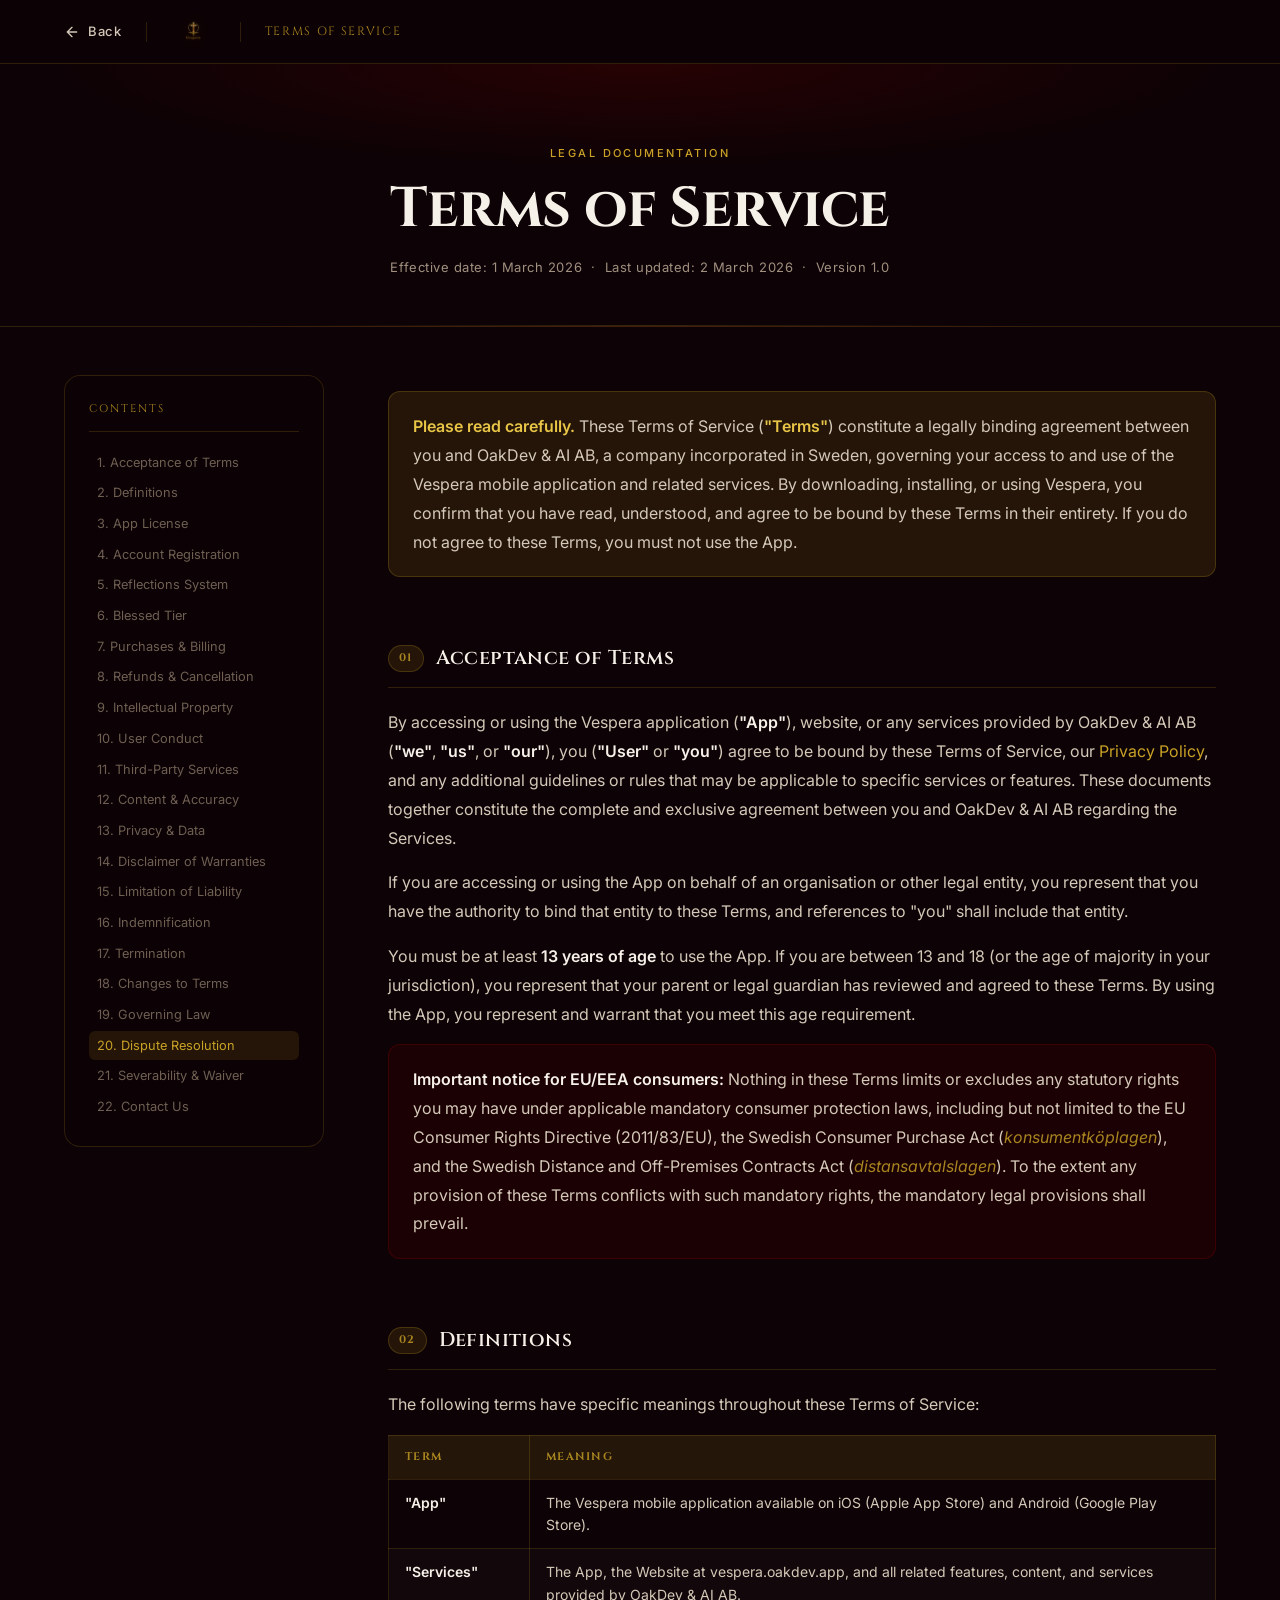
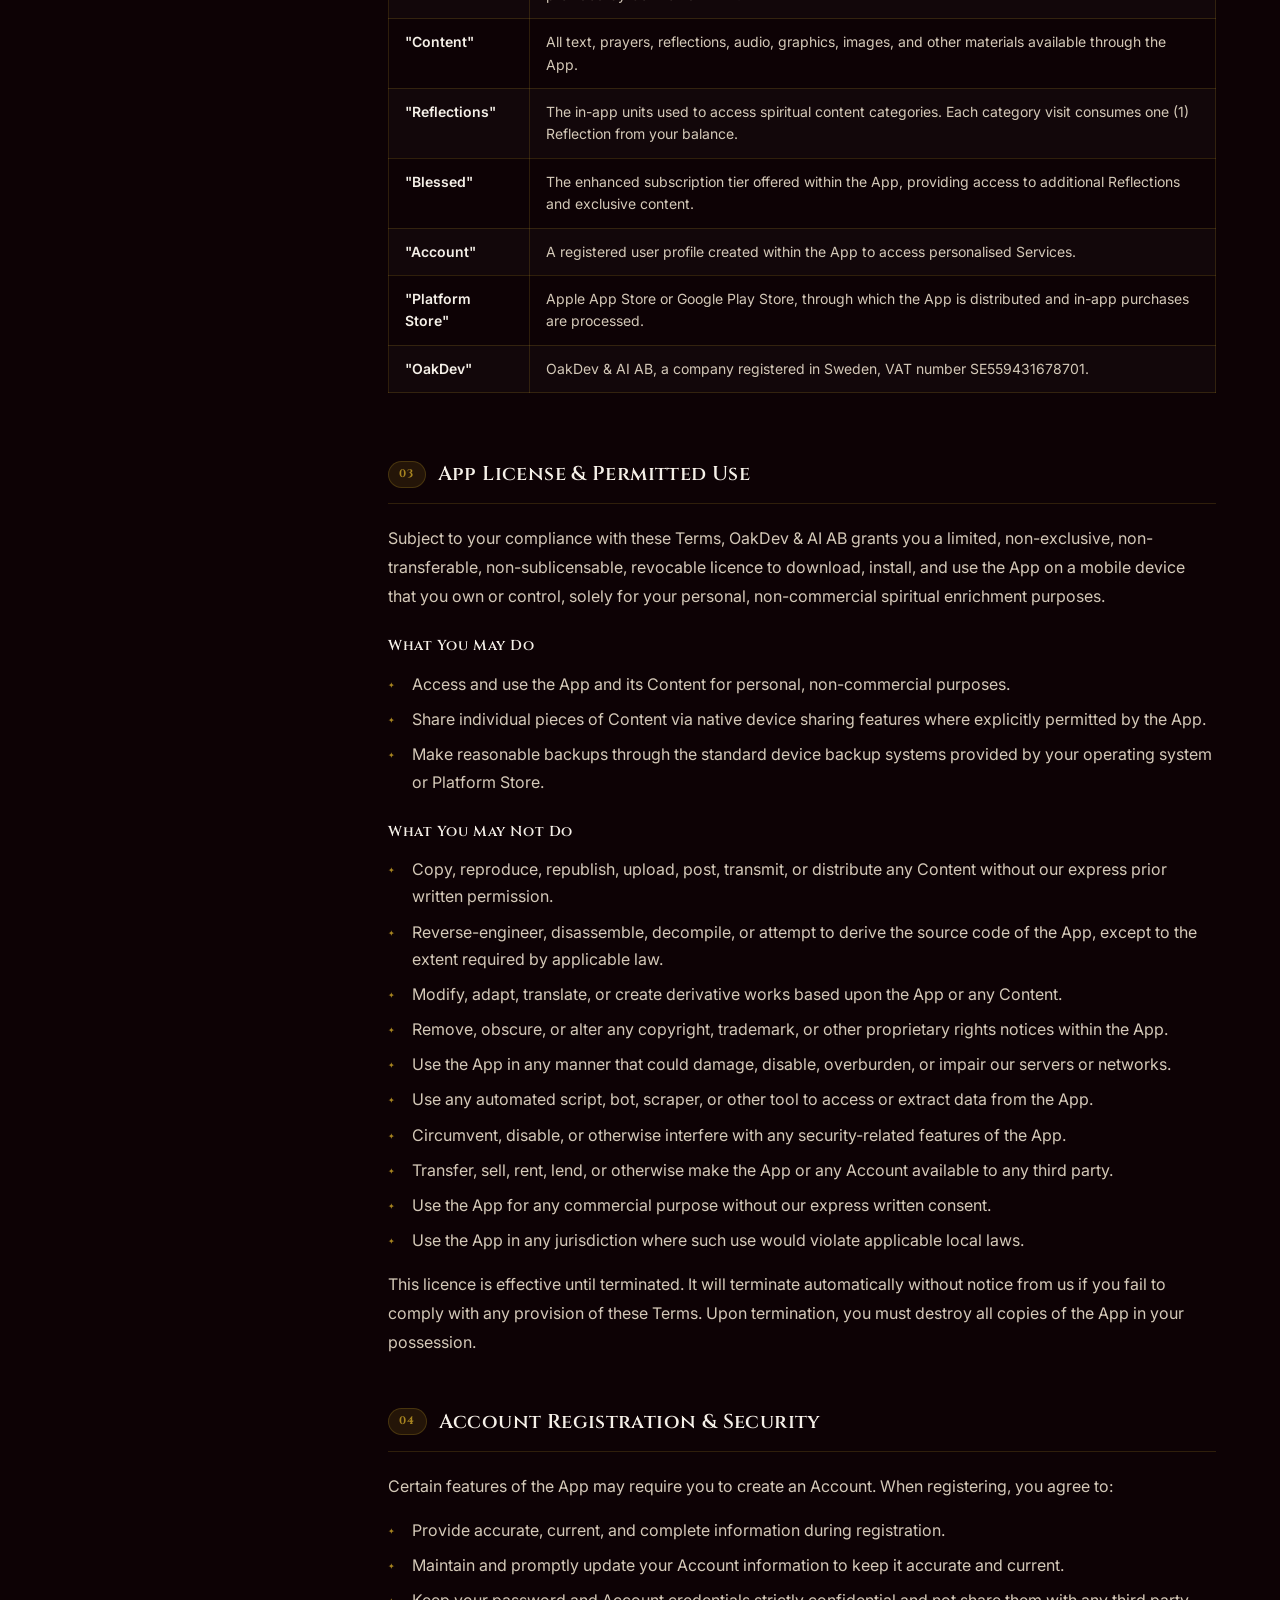
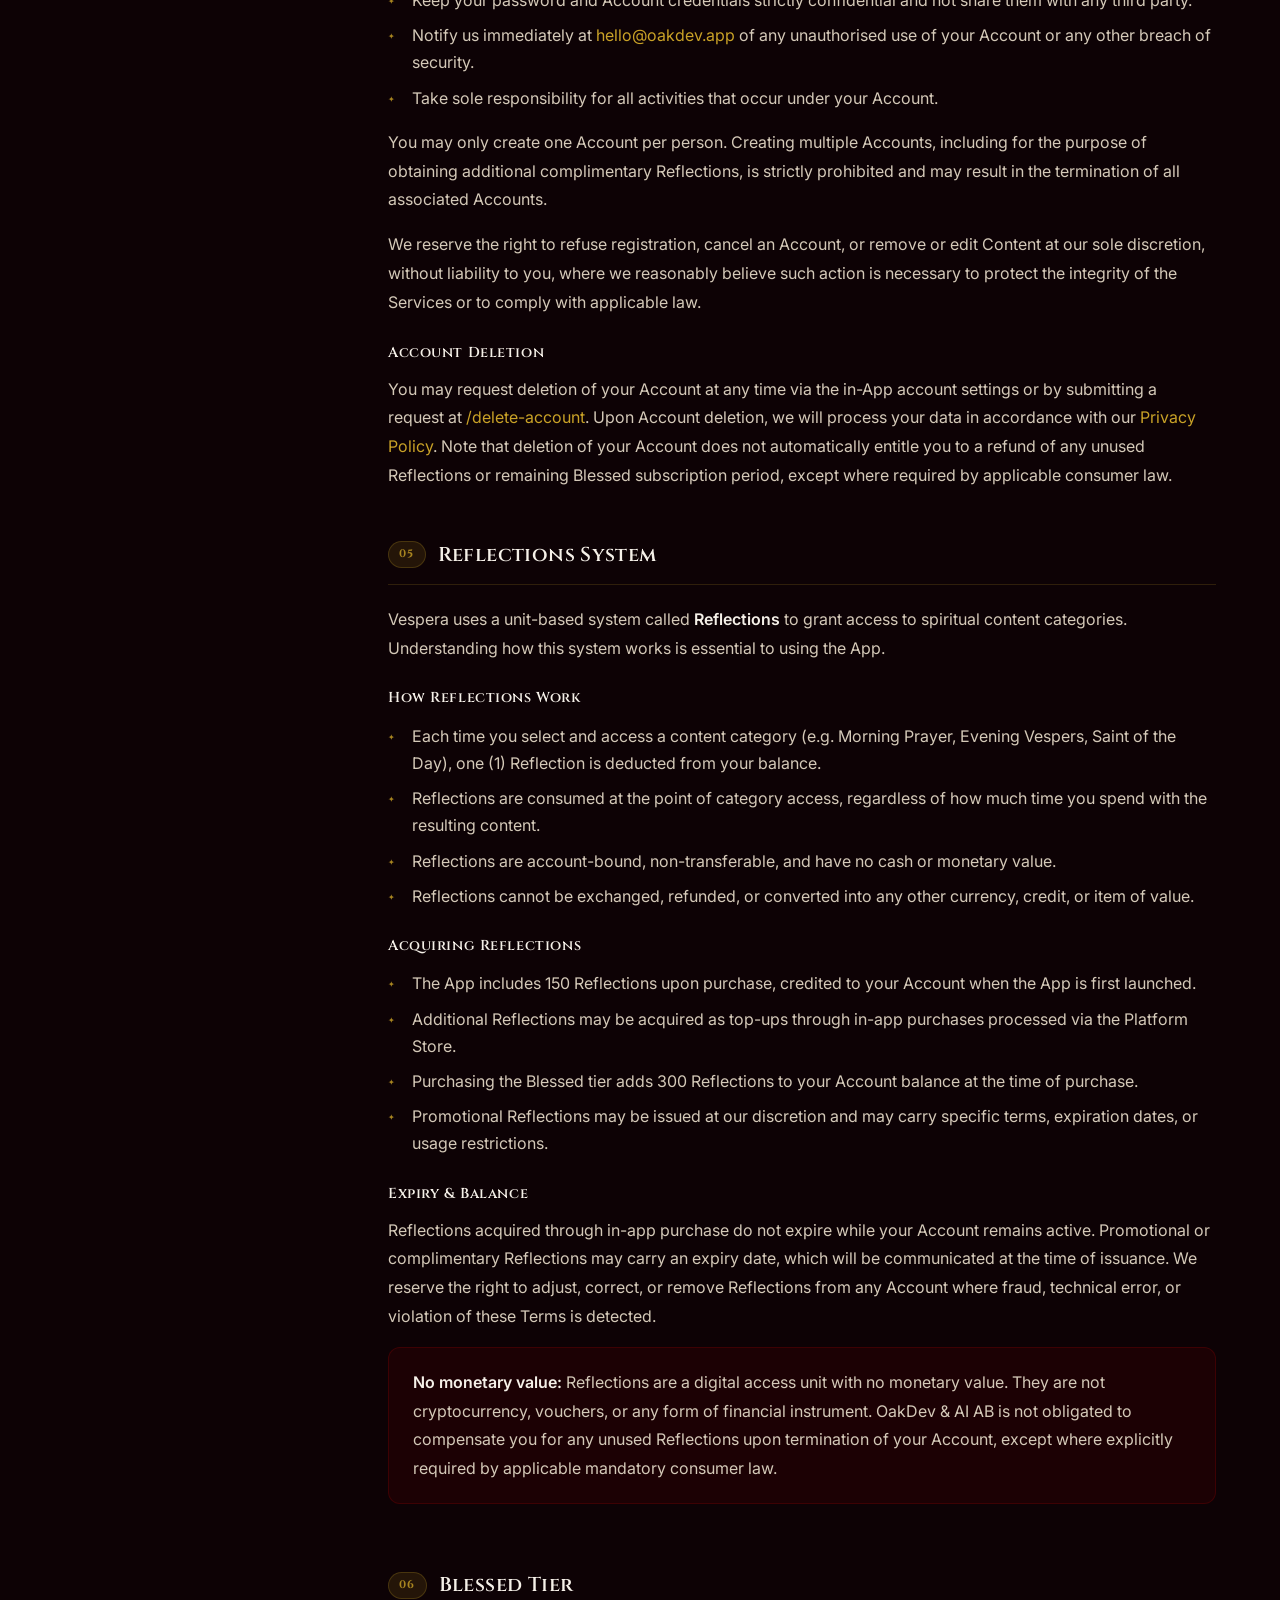
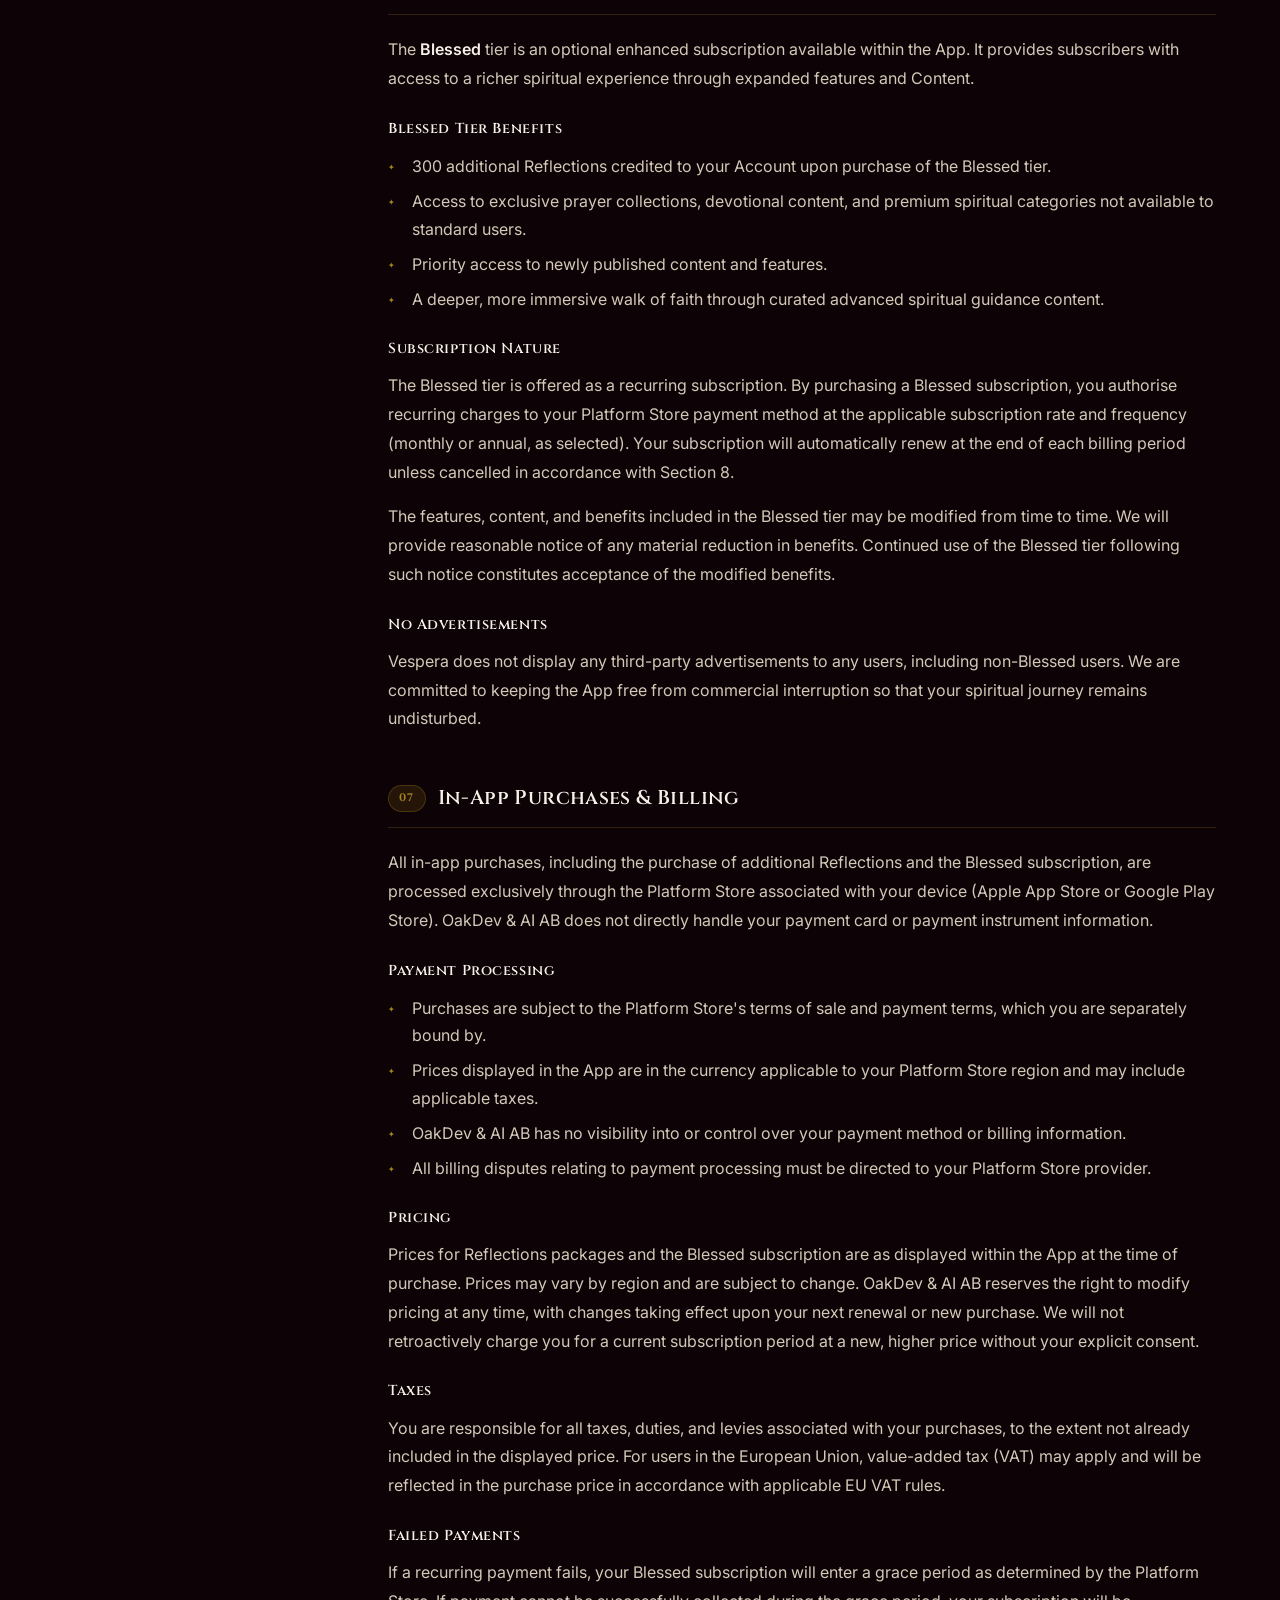
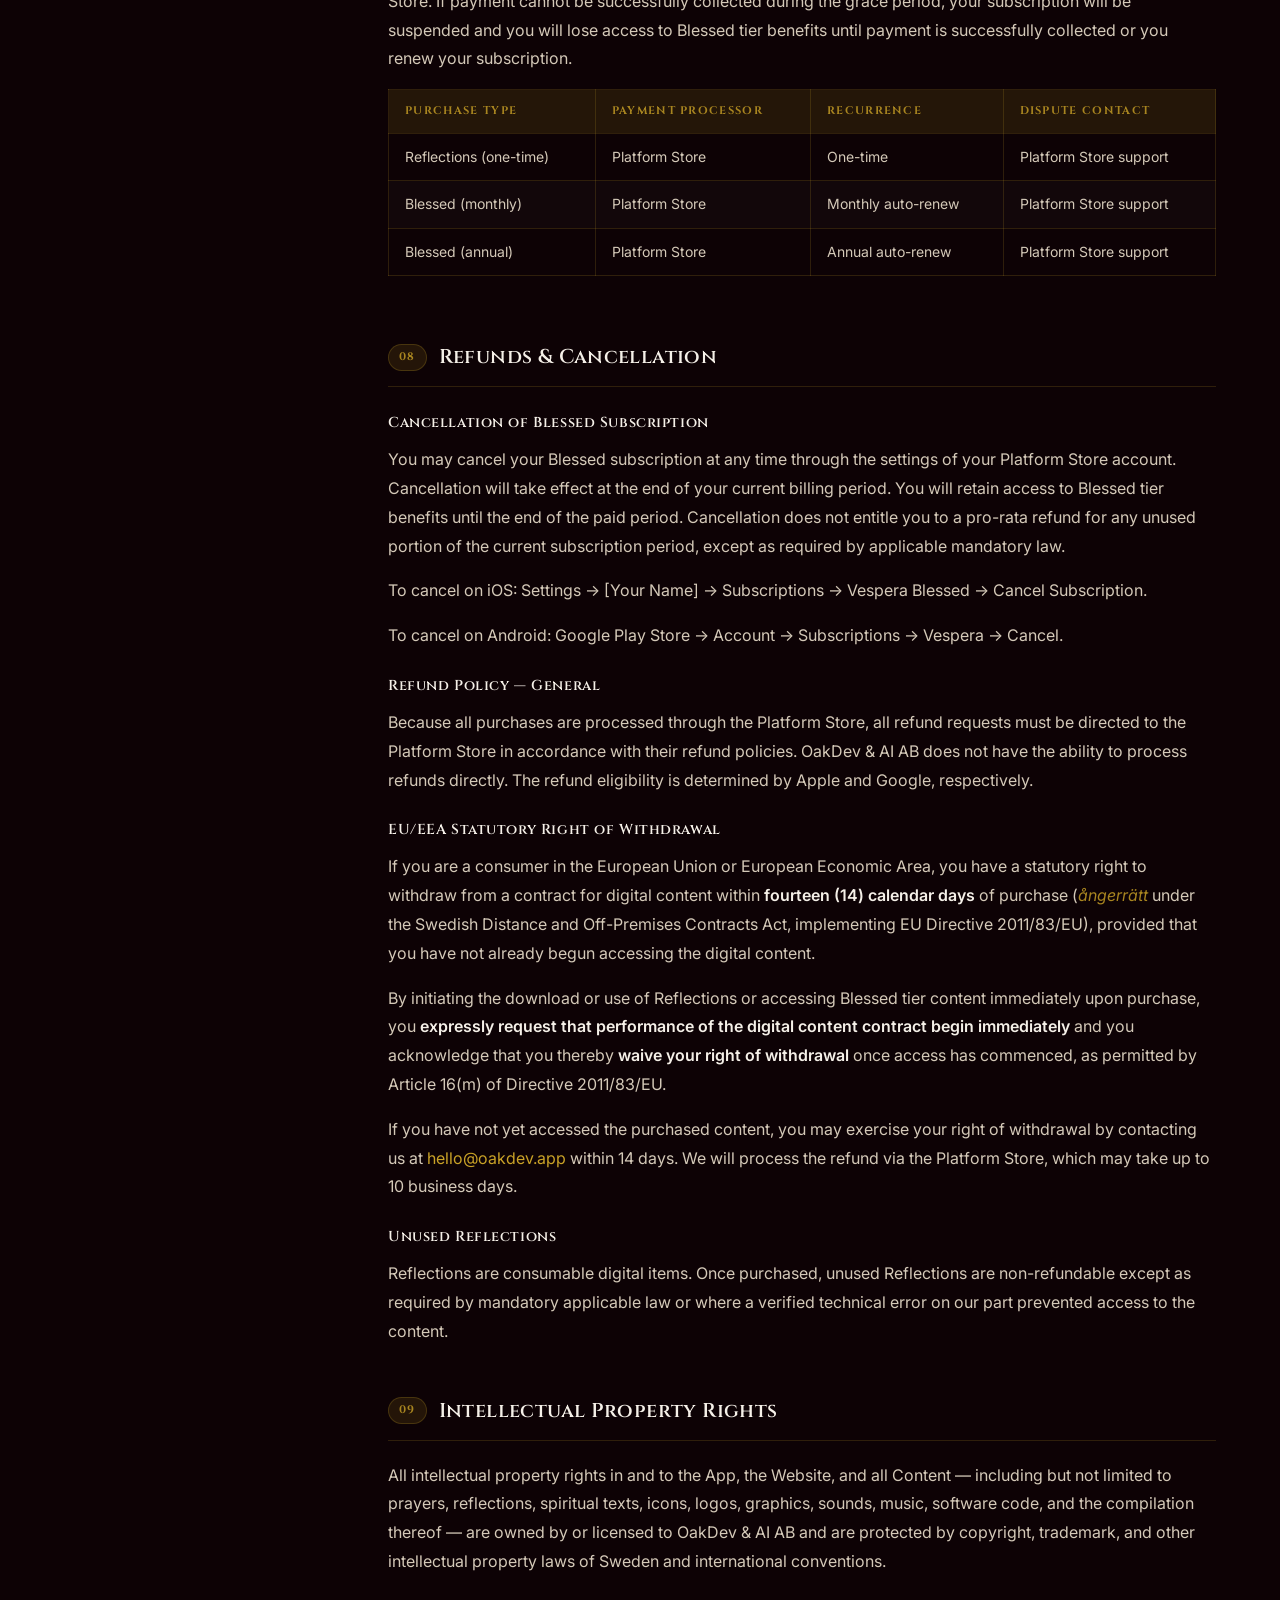
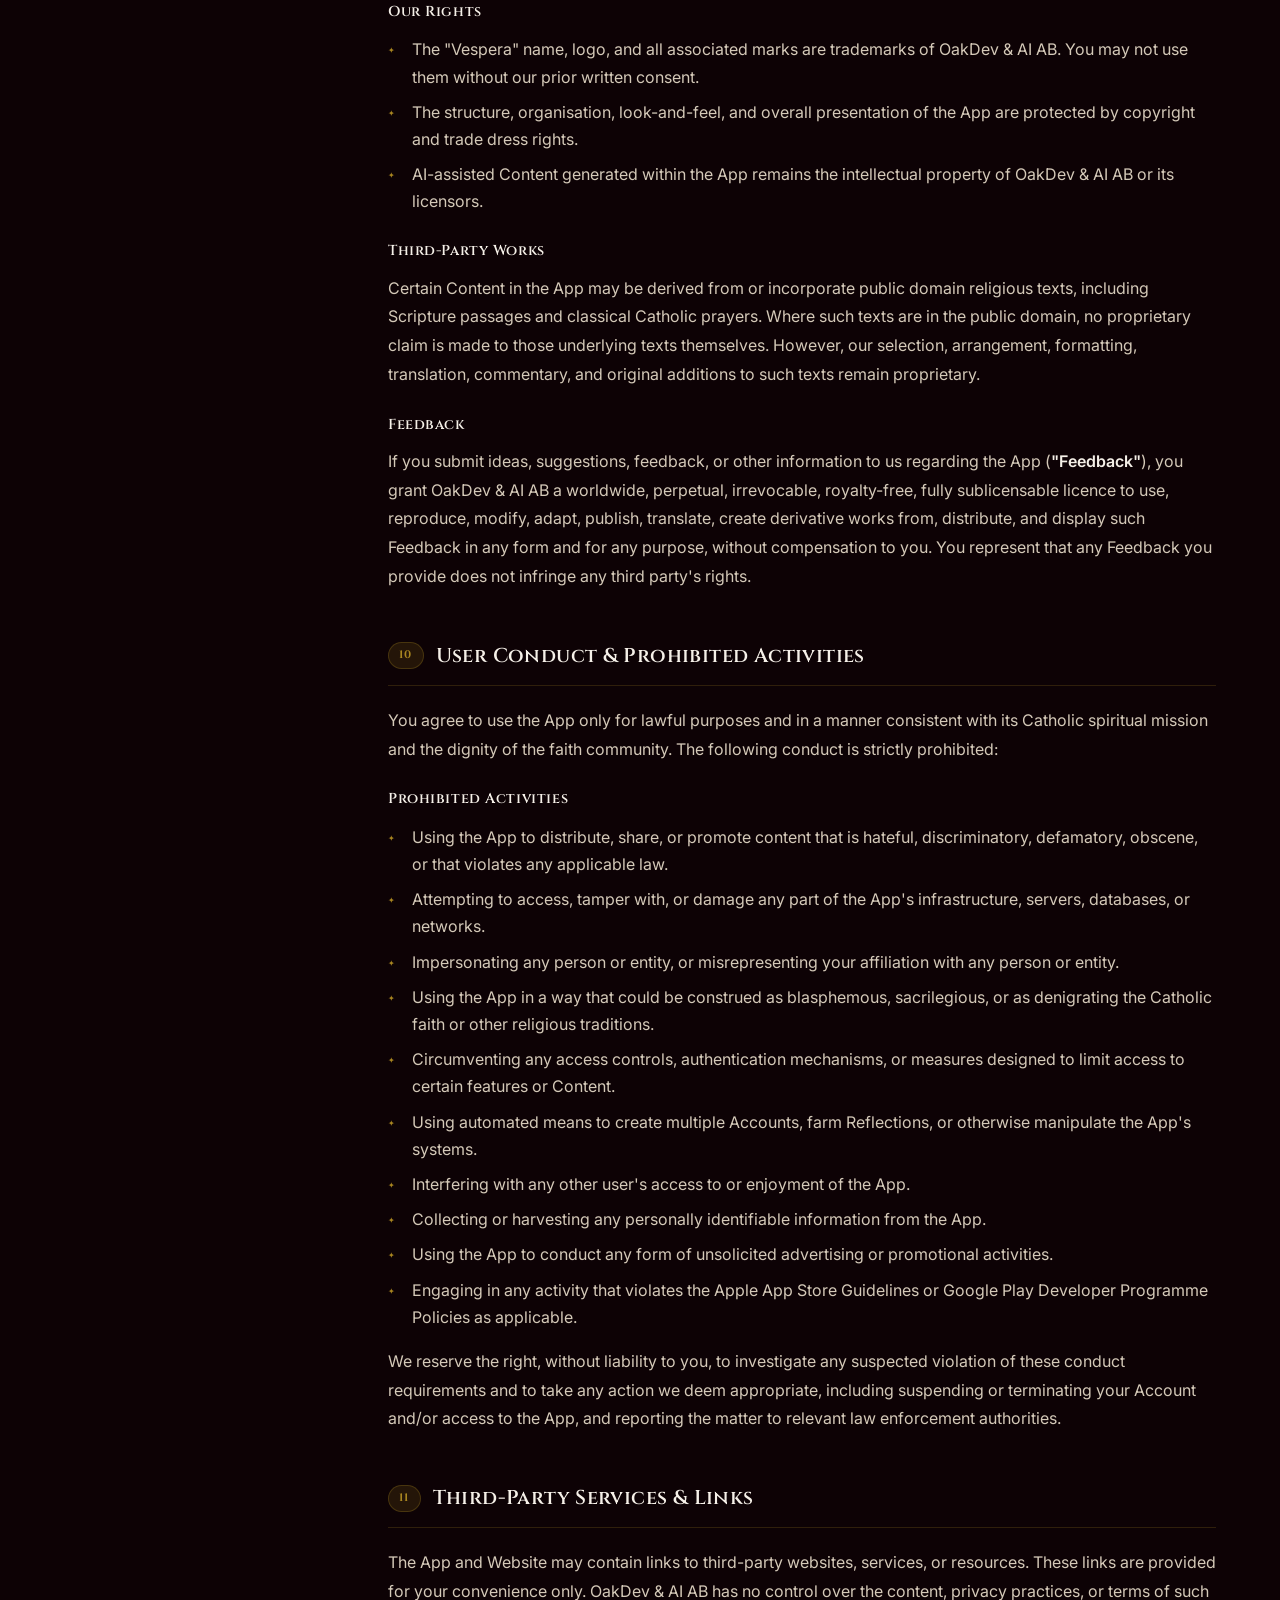
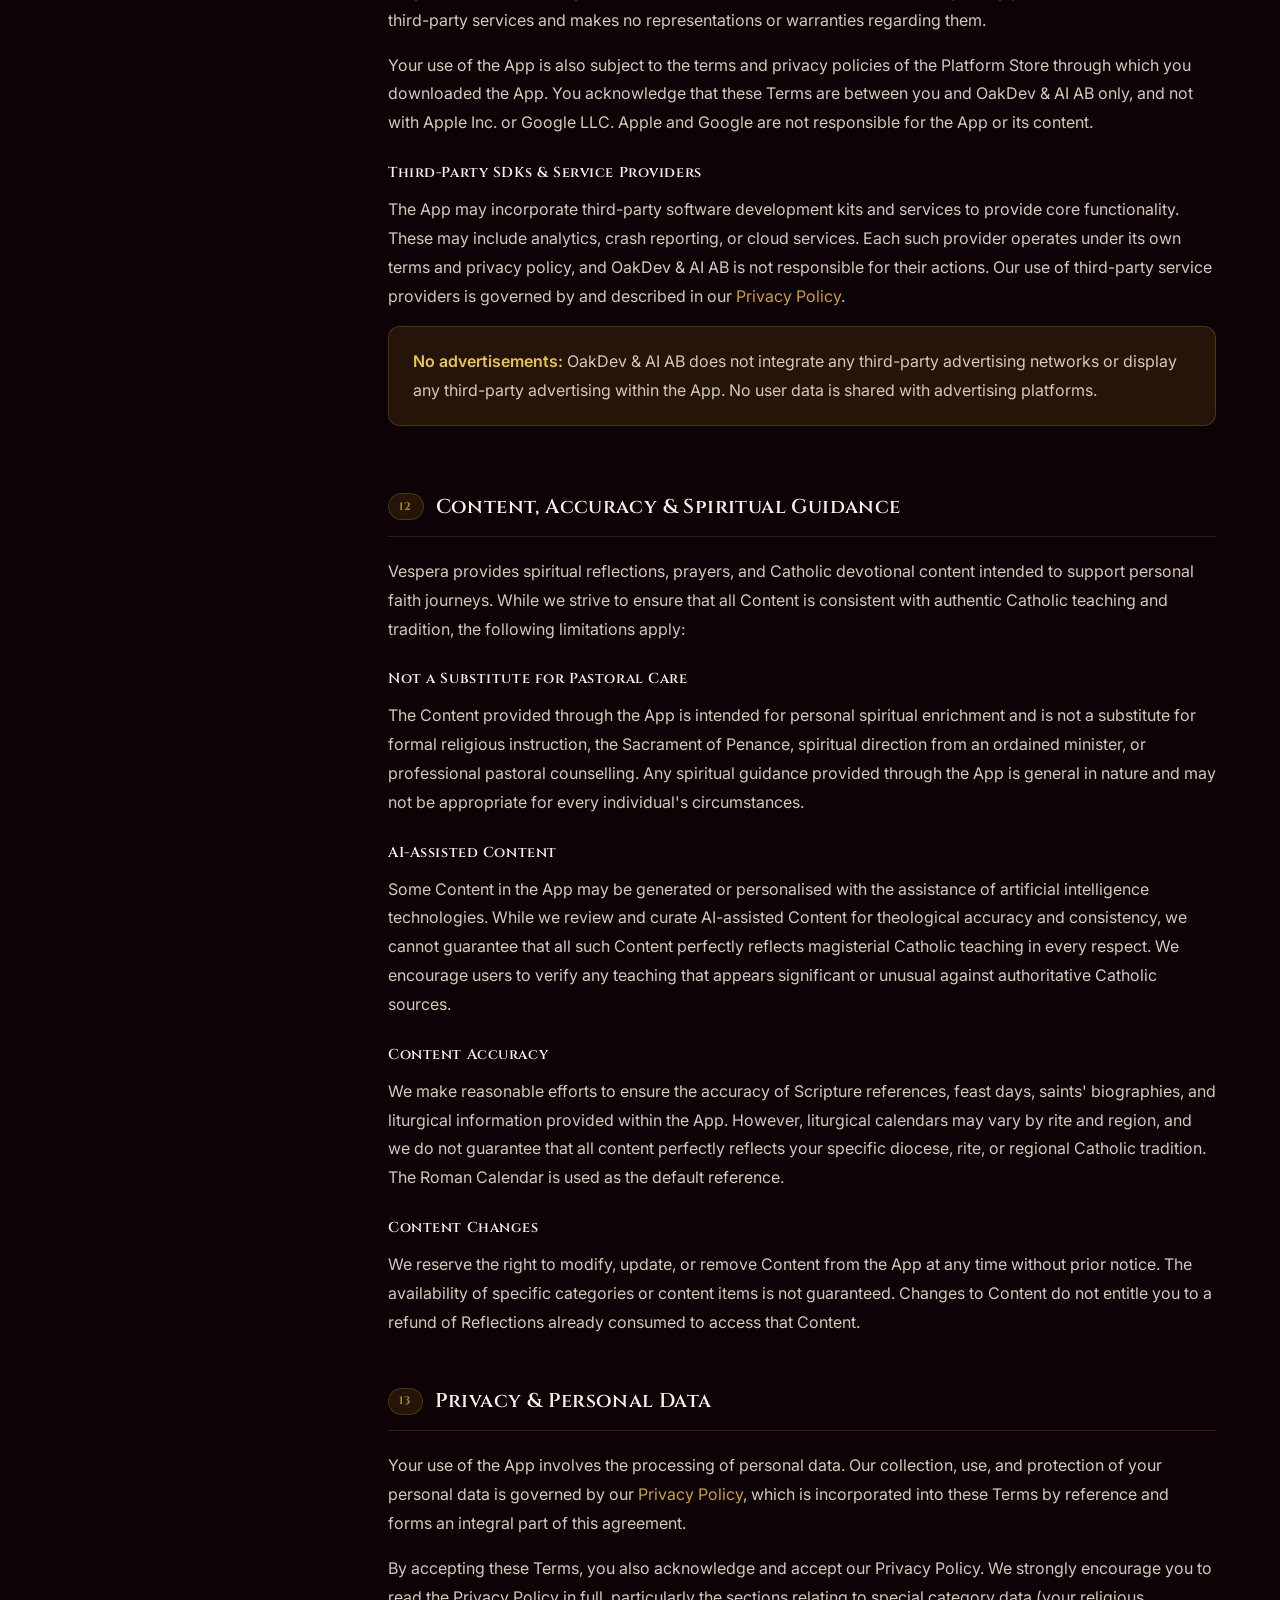
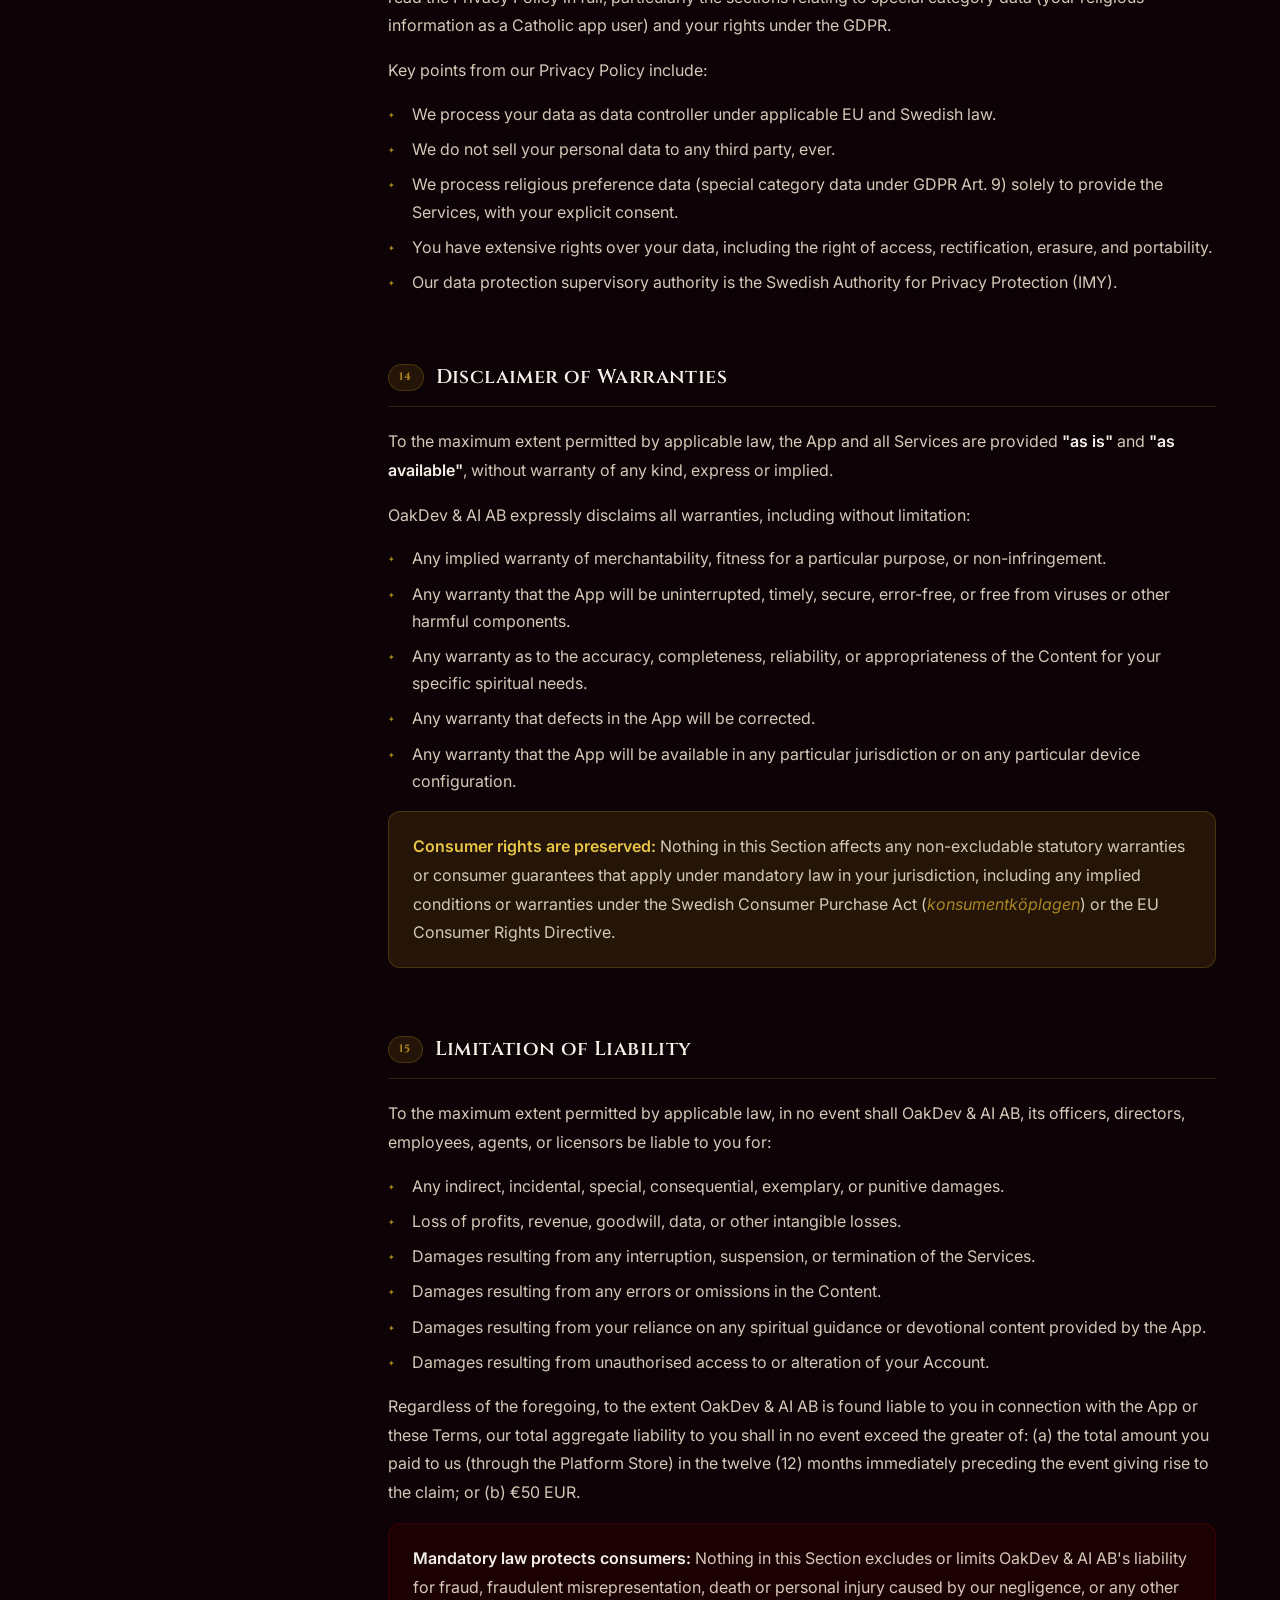
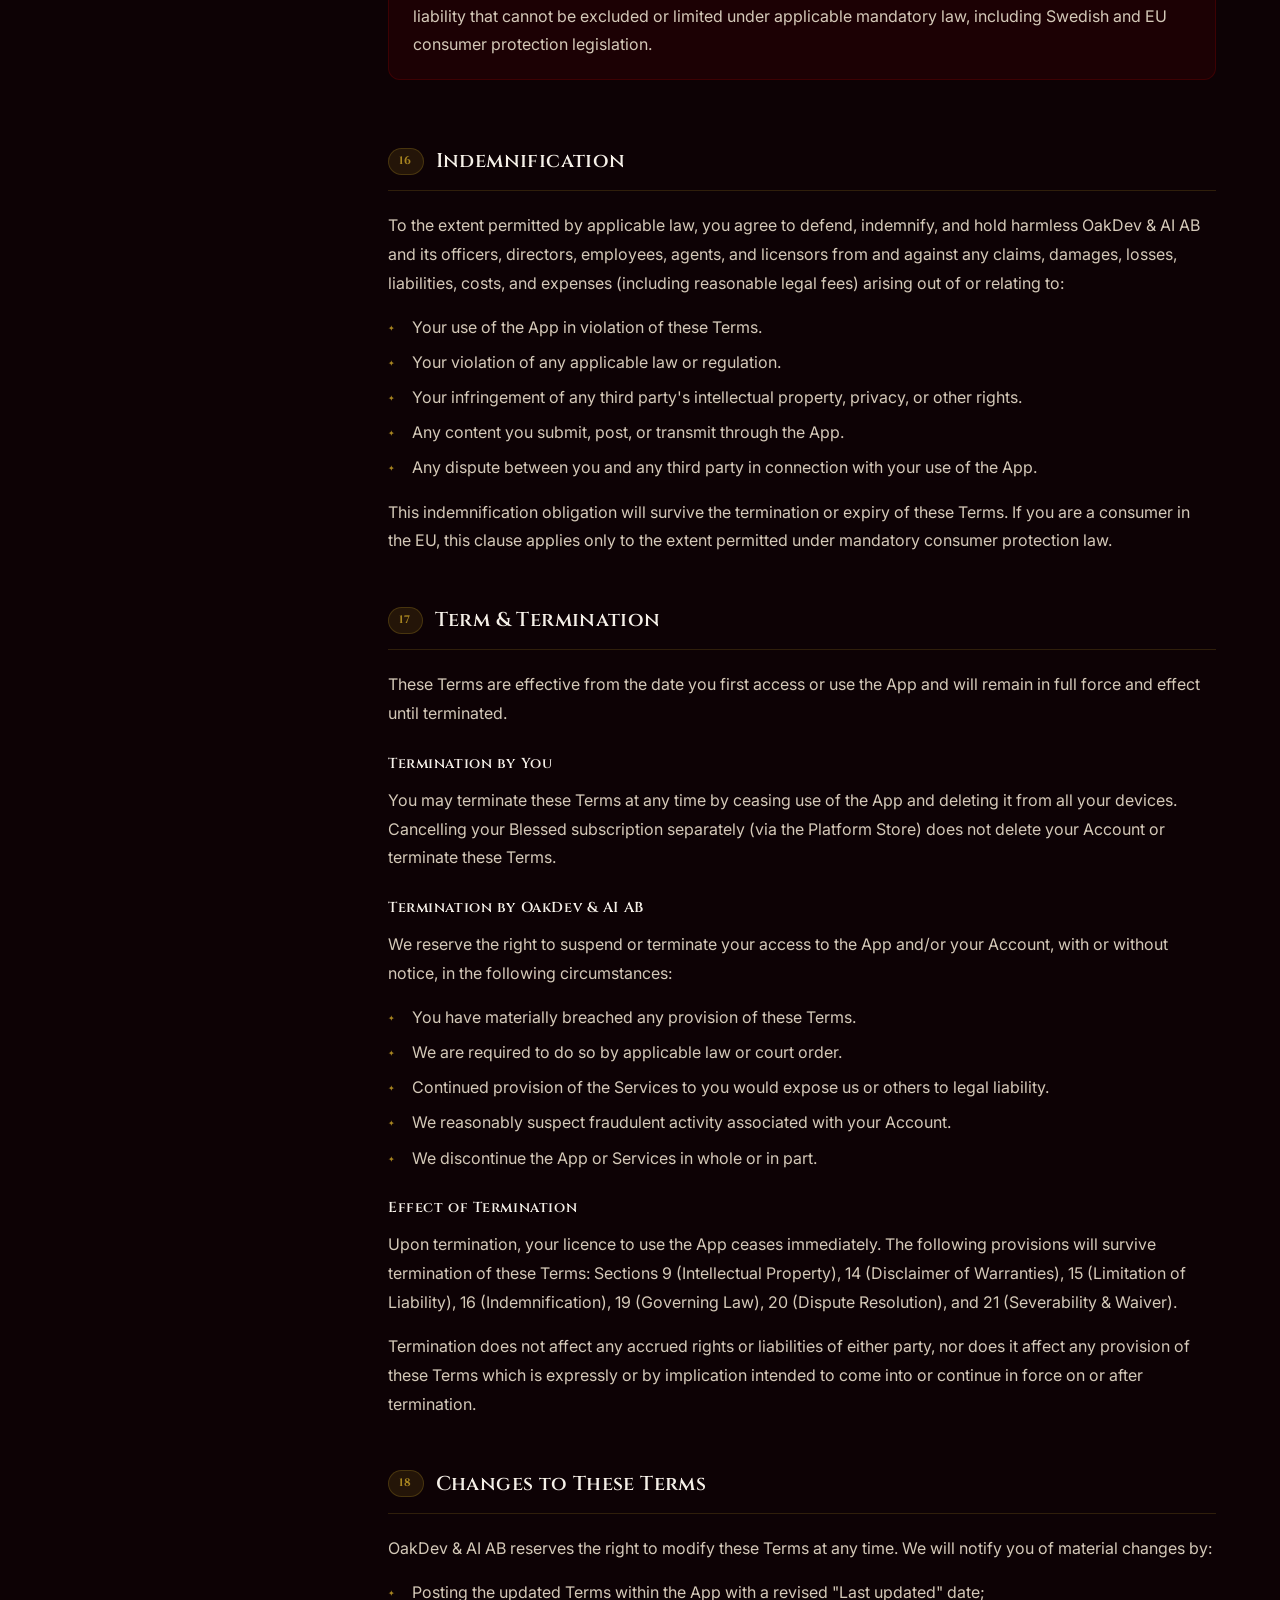
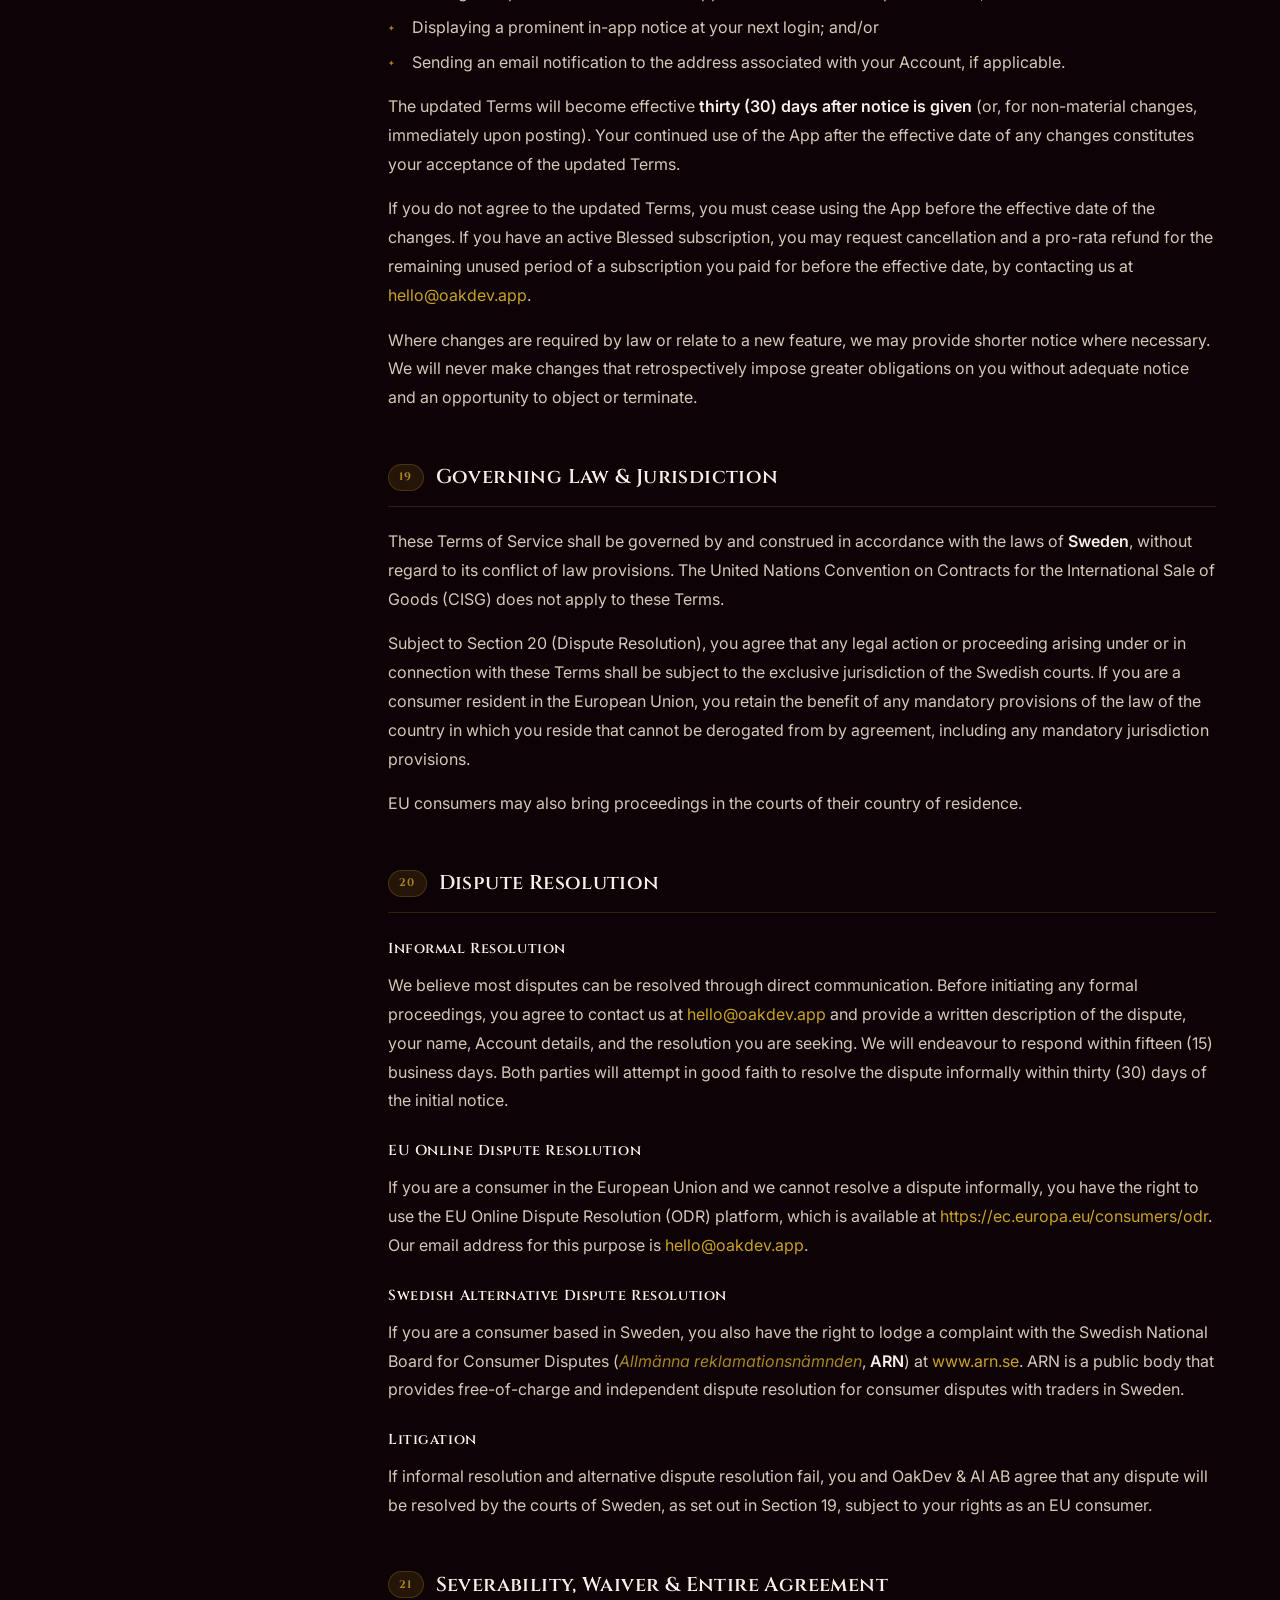
<file: terms/index.html>
<!DOCTYPE html>
<html lang="en">
<head>
  <meta charset="UTF-8">
  <meta name="viewport" content="width=device-width, initial-scale=1.0">
  <meta name="description" content="Vespera Terms of Service — The legal agreement between you and OakDev &amp; AI AB governing your use of the Vespera app.">
  <meta name="robots" content="index, follow">
  <title>Terms of Service — Vespera</title>

  <link rel="icon" type="image/png" href="../assets/icon.png">
  <link rel="preconnect" href="https://fonts.googleapis.com">
  <link rel="preconnect" href="https://fonts.gstatic.com" crossorigin>
  <link href="https://fonts.googleapis.com/css2?family=Cinzel:wght@400;600;700&family=Cormorant+Garamond:ital,wght@0,400;0,500;0,600;1,400;1,600&family=Inter:wght@300;400;500;600&display=swap" rel="stylesheet">

  <link rel="stylesheet" href="../css/variables.css">
  <link rel="stylesheet" href="../css/reset.css">

  <style>
    /* ── Base ── */
    body {
      font-family: var(--font-body);
      font-size: var(--text-base);
      color: var(--cream);
      background-color: var(--abyss);
      line-height: 1.7;
      -webkit-font-smoothing: antialiased;
    }

    a { color: var(--gold); text-decoration: none; transition: color 0.2s ease; }
    a:hover { color: var(--gold-light); text-decoration: underline; }

    *, *::before, *::after { box-sizing: border-box; margin: 0; padding: 0; }
    img { display: block; max-width: 100%; }
    ul, ol { list-style: none; }

    /* ── Scrollbar ── */
    ::-webkit-scrollbar { width: 6px; }
    ::-webkit-scrollbar-track { background: var(--abyss); }
    ::-webkit-scrollbar-thumb { background: var(--crimson-700); border-radius: 99px; }

    /* ── Nav ── */
    .nav {
      position: sticky;
      top: 0;
      z-index: 100;
      height: 64px;
      display: flex;
      align-items: center;
      background: rgba(13, 2, 5, 0.85);
      backdrop-filter: blur(20px);
      -webkit-backdrop-filter: blur(20px);
      border-bottom: 1px solid var(--glass-border);
      padding: 0 clamp(1.5rem, 5vw, 4rem);
    }
    .nav__inner {
      max-width: 1280px;
      margin: 0 auto;
      width: 100%;
      display: flex;
      align-items: center;
      gap: 1.5rem;
    }
    .nav__back {
      display: flex;
      align-items: center;
      gap: 0.5rem;
      font-size: 0.8125rem;
      font-weight: 500;
      letter-spacing: 0.05em;
      color: var(--cream-mid);
      transition: color 0.2s;
      text-decoration: none;
    }
    .nav__back:hover { color: var(--gold); text-decoration: none; }
    .nav__back svg { flex-shrink: 0; }
    .nav__logo { height: 30px; width: auto; filter: drop-shadow(0 0 6px rgba(201,162,39,0.2)); }
    .nav__divider { width: 1px; height: 20px; background: var(--glass-border); }
    .nav__title {
      font-family: var(--font-display);
      font-size: 0.75rem;
      letter-spacing: 0.14em;
      text-transform: uppercase;
      color: var(--gold-muted);
    }

    /* ── Page header ── */
    .page-header {
      padding: 5rem clamp(1.5rem, 5vw, 4rem) 3rem;
      text-align: center;
      position: relative;
      background:
        radial-gradient(ellipse 70% 60% at 50% 0%, rgba(139,0,0,0.20) 0%, transparent 65%),
        var(--abyss);
      border-bottom: 1px solid var(--glass-border);
    }
    .page-header::after {
      content: '';
      position: absolute;
      bottom: 0; left: 50%;
      transform: translateX(-50%);
      width: 55%;
      height: 1px;
      background: linear-gradient(90deg, transparent, var(--gold-border), transparent);
    }
    .page-eyebrow {
      font-size: 0.6875rem;
      font-weight: 500;
      letter-spacing: 0.22em;
      text-transform: uppercase;
      color: var(--gold);
      margin-bottom: 1rem;
    }
    .page-title {
      font-family: var(--font-display);
      font-size: clamp(2rem, 5vw, 3.5rem);
      font-weight: 700;
      letter-spacing: -0.01em;
      color: var(--cream);
      line-height: 1.1;
    }
    .page-meta {
      margin-top: 1rem;
      font-size: 0.8125rem;
      color: var(--cream-dim);
      letter-spacing: 0.04em;
    }

    /* ── Layout ── */
    .page-body {
      max-width: 1280px;
      margin: 0 auto;
      padding: 3rem clamp(1.5rem, 5vw, 4rem) 6rem;
      display: grid;
      grid-template-columns: 260px 1fr;
      gap: 4rem;
      align-items: start;
    }

    /* ── TOC sidebar ── */
    .toc {
      position: sticky;
      top: 80px;
      background: rgba(13, 2, 5, 0.65);
      border: 1px solid var(--glass-border);
      border-radius: 16px;
      padding: 1.5rem;
      backdrop-filter: blur(12px);
      -webkit-backdrop-filter: blur(12px);
    }
    .toc__title {
      font-family: var(--font-display);
      font-size: 0.6875rem;
      letter-spacing: 0.18em;
      text-transform: uppercase;
      color: var(--gold-muted);
      margin-bottom: 1rem;
      padding-bottom: 0.75rem;
      border-bottom: 1px solid var(--glass-border);
    }
    .toc__list { display: flex; flex-direction: column; gap: 0.1rem; }
    .toc__link {
      display: block;
      font-size: 0.8rem;
      color: var(--cream-muted);
      padding: 0.35rem 0.5rem;
      border-radius: 6px;
      transition: background 0.15s, color 0.15s;
      line-height: 1.4;
      text-decoration: none;
    }
    .toc__link:hover { background: var(--gold-subtle); color: var(--gold-light); text-decoration: none; }
    .toc__link.is-active { color: var(--gold); background: var(--gold-subtle); }

    /* ── Policy content ── */
    .policy { display: flex; flex-direction: column; gap: 3rem; }

    .policy-section { scroll-margin-top: 90px; }

    .policy-section__title {
      font-family: var(--font-display);
      font-size: 1.25rem;
      font-weight: 600;
      letter-spacing: 0.02em;
      color: var(--cream);
      margin-bottom: 1.25rem;
      padding-bottom: 0.75rem;
      border-bottom: 1px solid var(--glass-border);
      display: flex;
      align-items: center;
      gap: 0.75rem;
    }
    .policy-section__num {
      font-size: 0.6875rem;
      font-weight: 700;
      letter-spacing: 0.15em;
      color: var(--gold-muted);
      background: var(--gold-subtle);
      border: 1px solid var(--gold-border);
      border-radius: 99px;
      padding: 0.2rem 0.6rem;
      flex-shrink: 0;
    }

    .policy p {
      font-family: var(--font-body);
      font-size: var(--text-base);
      color: var(--cream-mid);
      line-height: 1.8;
      margin-bottom: 1rem;
    }
    .policy p:last-child { margin-bottom: 0; }

    .policy h4 {
      font-family: var(--font-display);
      font-size: 0.9rem;
      font-weight: 600;
      letter-spacing: 0.04em;
      color: var(--cream);
      margin: 1.5rem 0 0.6rem;
    }

    .policy ul {
      margin: 0.75rem 0 1rem 0;
      display: flex;
      flex-direction: column;
      gap: 0.5rem;
    }
    .policy ul li {
      font-size: var(--text-base);
      color: var(--cream-mid);
      padding-left: 1.5rem;
      position: relative;
      line-height: 1.7;
    }
    .policy ul li::before {
      content: '✦';
      position: absolute;
      left: 0;
      color: var(--gold-muted);
      font-size: 0.5rem;
      top: 0.5rem;
    }

    .policy ol {
      margin: 0.75rem 0 1rem 1.25rem;
      display: flex;
      flex-direction: column;
      gap: 0.5rem;
      list-style: decimal;
    }
    .policy ol li {
      font-size: var(--text-base);
      color: var(--cream-mid);
      line-height: 1.7;
      padding-left: 0.5rem;
    }

    .policy strong { color: var(--cream); font-weight: 600; }
    .policy em { color: var(--gold-muted); font-style: italic; }

    /* Info box */
    .info-box {
      background: var(--gold-subtle);
      border: 1px solid var(--gold-border);
      border-radius: 12px;
      padding: 1.25rem 1.5rem;
      margin: 1rem 0;
    }
    .info-box p { color: var(--cream-mid); margin-bottom: 0; }
    .info-box strong { color: var(--gold-light); }

    /* Warning box */
    .warning-box {
      background: rgba(139,0,0,0.12);
      border: 1px solid var(--crimson-border);
      border-radius: 12px;
      padding: 1.25rem 1.5rem;
      margin: 1rem 0;
    }
    .warning-box p { color: var(--cream-mid); margin-bottom: 0; }

    /* Table */
    .policy-table {
      width: 100%;
      border-collapse: collapse;
      margin: 1rem 0;
      font-size: 0.875rem;
    }
    .policy-table th {
      font-family: var(--font-display);
      font-size: 0.6875rem;
      letter-spacing: 0.12em;
      text-transform: uppercase;
      color: var(--gold-muted);
      background: var(--gold-subtle);
      border: 1px solid var(--glass-border);
      padding: 0.75rem 1rem;
      text-align: left;
    }
    .policy-table td {
      color: var(--cream-mid);
      border: 1px solid var(--glass-border);
      padding: 0.75rem 1rem;
      vertical-align: top;
      line-height: 1.6;
    }
    .policy-table tr:nth-child(even) td { background: rgba(255,255,255,0.02); }

    /* Contact card */
    .contact-card {
      background: rgba(13,2,5,0.7);
      border: 1px solid var(--glass-border);
      border-radius: 14px;
      padding: 1.5rem;
      margin-top: 1rem;
    }
    .contact-card__name {
      font-family: var(--font-display);
      font-size: 0.875rem;
      font-weight: 600;
      color: var(--cream);
      letter-spacing: 0.04em;
      margin-bottom: 0.75rem;
    }
    .contact-card__row {
      display: flex;
      gap: 0.75rem;
      font-size: 0.8125rem;
      color: var(--cream-dim);
      margin-bottom: 0.4rem;
      align-items: flex-start;
    }
    .contact-card__row span:first-child {
      color: var(--gold-muted);
      font-weight: 500;
      min-width: 80px;
      flex-shrink: 0;
    }

    /* ── Footer ── */
    .page-footer {
      background: var(--void);
      border-top: 1px solid var(--glass-border);
      padding: 2rem clamp(1.5rem, 5vw, 4rem);
      text-align: center;
    }
    .page-footer__inner { max-width: 1280px; margin: 0 auto; }
    .page-footer__links { display: flex; gap: 2rem; justify-content: center; flex-wrap: wrap; margin-bottom: 1rem; }
    .page-footer__link { font-size: 0.8125rem; color: var(--cream-muted); transition: color 0.2s; }
    .page-footer__link:hover { color: var(--gold-muted); text-decoration: none; }
    .page-footer__copy { font-size: 0.75rem; color: var(--cream-muted); }

    /* ── Responsive ── */
    @media (max-width: 900px) {
      .page-body { grid-template-columns: 1fr; gap: 2rem; }
      .toc { position: static; display: none; }
    }
    @media (max-width: 480px) {
      .page-header { padding: 3rem 1.5rem 2rem; }
      .policy-table { font-size: 0.8rem; }
      .policy-table th, .policy-table td { padding: 0.5rem 0.6rem; }
    }
  </style>
</head>
<body>

  <!-- Navigation -->
  <nav class="nav">
    <div class="nav__inner">
      <a href="/" class="nav__back" aria-label="Back to Vespera">
        <svg width="16" height="16" viewBox="0 0 24 24" fill="none" stroke="currentColor" stroke-width="2" stroke-linecap="round">
          <path d="M19 12H5M12 5l-7 7 7 7"/>
        </svg>
        Back
      </a>
      <div class="nav__divider"></div>
      <a href="/">
        <img src="../assets/logo.png" alt="Vespera" class="nav__logo">
      </a>
      <div class="nav__divider"></div>
      <span class="nav__title">Terms of Service</span>
    </div>
  </nav>

  <!-- Page Header -->
  <header class="page-header">
    <p class="page-eyebrow">Legal Documentation</p>
    <h1 class="page-title">Terms of Service</h1>
    <p class="page-meta">Effective date: 1 March 2026 &nbsp;·&nbsp; Last updated: 2 March 2026 &nbsp;·&nbsp; Version 1.0</p>
  </header>

  <!-- Body -->
  <div class="page-body">

    <!-- Table of Contents -->
    <aside class="toc" aria-label="Table of contents">
      <div class="toc__title">Contents</div>
      <nav class="toc__list">
        <a href="#s1"  class="toc__link">1. Acceptance of Terms</a>
        <a href="#s2"  class="toc__link">2. Definitions</a>
        <a href="#s3"  class="toc__link">3. App License</a>
        <a href="#s4"  class="toc__link">4. Account Registration</a>
        <a href="#s5"  class="toc__link">5. Reflections System</a>
        <a href="#s6"  class="toc__link">6. Blessed Tier</a>
        <a href="#s7"  class="toc__link">7. Purchases &amp; Billing</a>
        <a href="#s8"  class="toc__link">8. Refunds &amp; Cancellation</a>
        <a href="#s9"  class="toc__link">9. Intellectual Property</a>
        <a href="#s10" class="toc__link">10. User Conduct</a>
        <a href="#s11" class="toc__link">11. Third-Party Services</a>
        <a href="#s12" class="toc__link">12. Content &amp; Accuracy</a>
        <a href="#s13" class="toc__link">13. Privacy &amp; Data</a>
        <a href="#s14" class="toc__link">14. Disclaimer of Warranties</a>
        <a href="#s15" class="toc__link">15. Limitation of Liability</a>
        <a href="#s16" class="toc__link">16. Indemnification</a>
        <a href="#s17" class="toc__link">17. Termination</a>
        <a href="#s18" class="toc__link">18. Changes to Terms</a>
        <a href="#s19" class="toc__link">19. Governing Law</a>
        <a href="#s20" class="toc__link">20. Dispute Resolution</a>
        <a href="#s21" class="toc__link">21. Severability &amp; Waiver</a>
        <a href="#s22" class="toc__link">22. Contact Us</a>
      </nav>
    </aside>

    <!-- Terms Content -->
    <main class="policy" id="policy">

      <div class="info-box">
        <p><strong>Please read carefully.</strong> These Terms of Service (<strong>"Terms"</strong>) constitute a legally binding agreement between you and OakDev &amp; AI AB, a company incorporated in Sweden, governing your access to and use of the Vespera mobile application and related services. By downloading, installing, or using Vespera, you confirm that you have read, understood, and agree to be bound by these Terms in their entirety. If you do not agree to these Terms, you must not use the App.</p>
      </div>

      <!-- 1 -->
      <section class="policy-section" id="s1">
        <h2 class="policy-section__title">
          <span class="policy-section__num">01</span>
          Acceptance of Terms
        </h2>
        <p>By accessing or using the Vespera application (<strong>"App"</strong>), website, or any services provided by OakDev &amp; AI AB (<strong>"we"</strong>, <strong>"us"</strong>, or <strong>"our"</strong>), you (<strong>"User"</strong> or <strong>"you"</strong>) agree to be bound by these Terms of Service, our <a href="/privacy">Privacy Policy</a>, and any additional guidelines or rules that may be applicable to specific services or features. These documents together constitute the complete and exclusive agreement between you and OakDev &amp; AI AB regarding the Services.</p>
        <p>If you are accessing or using the App on behalf of an organisation or other legal entity, you represent that you have the authority to bind that entity to these Terms, and references to "you" shall include that entity.</p>
        <p>You must be at least <strong>13 years of age</strong> to use the App. If you are between 13 and 18 (or the age of majority in your jurisdiction), you represent that your parent or legal guardian has reviewed and agreed to these Terms. By using the App, you represent and warrant that you meet this age requirement.</p>
        <div class="warning-box">
          <p><strong>Important notice for EU/EEA consumers:</strong> Nothing in these Terms limits or excludes any statutory rights you may have under applicable mandatory consumer protection laws, including but not limited to the EU Consumer Rights Directive (2011/83/EU), the Swedish Consumer Purchase Act (<em>konsumentköplagen</em>), and the Swedish Distance and Off-Premises Contracts Act (<em>distansavtalslagen</em>). To the extent any provision of these Terms conflicts with such mandatory rights, the mandatory legal provisions shall prevail.</p>
        </div>
      </section>

      <!-- 2 -->
      <section class="policy-section" id="s2">
        <h2 class="policy-section__title">
          <span class="policy-section__num">02</span>
          Definitions
        </h2>
        <p>The following terms have specific meanings throughout these Terms of Service:</p>
        <table class="policy-table">
          <thead>
            <tr>
              <th>Term</th>
              <th>Meaning</th>
            </tr>
          </thead>
          <tbody>
            <tr>
              <td><strong>"App"</strong></td>
              <td>The Vespera mobile application available on iOS (Apple App Store) and Android (Google Play Store).</td>
            </tr>
            <tr>
              <td><strong>"Services"</strong></td>
              <td>The App, the Website at vespera.oakdev.app, and all related features, content, and services provided by OakDev &amp; AI AB.</td>
            </tr>
            <tr>
              <td><strong>"Content"</strong></td>
              <td>All text, prayers, reflections, audio, graphics, images, and other materials available through the App.</td>
            </tr>
            <tr>
              <td><strong>"Reflections"</strong></td>
              <td>The in-app units used to access spiritual content categories. Each category visit consumes one (1) Reflection from your balance.</td>
            </tr>
            <tr>
              <td><strong>"Blessed"</strong></td>
              <td>The enhanced subscription tier offered within the App, providing access to additional Reflections and exclusive content.</td>
            </tr>
            <tr>
              <td><strong>"Account"</strong></td>
              <td>A registered user profile created within the App to access personalised Services.</td>
            </tr>
            <tr>
              <td><strong>"Platform Store"</strong></td>
              <td>Apple App Store or Google Play Store, through which the App is distributed and in-app purchases are processed.</td>
            </tr>
            <tr>
              <td><strong>"OakDev"</strong></td>
              <td>OakDev &amp; AI AB, a company registered in Sweden, VAT number SE559431678701.</td>
            </tr>
          </tbody>
        </table>
      </section>

      <!-- 3 -->
      <section class="policy-section" id="s3">
        <h2 class="policy-section__title">
          <span class="policy-section__num">03</span>
          App License &amp; Permitted Use
        </h2>
        <p>Subject to your compliance with these Terms, OakDev &amp; AI AB grants you a limited, non-exclusive, non-transferable, non-sublicensable, revocable licence to download, install, and use the App on a mobile device that you own or control, solely for your personal, non-commercial spiritual enrichment purposes.</p>

        <h4>What You May Do</h4>
        <ul>
          <li>Access and use the App and its Content for personal, non-commercial purposes.</li>
          <li>Share individual pieces of Content via native device sharing features where explicitly permitted by the App.</li>
          <li>Make reasonable backups through the standard device backup systems provided by your operating system or Platform Store.</li>
        </ul>

        <h4>What You May Not Do</h4>
        <ul>
          <li>Copy, reproduce, republish, upload, post, transmit, or distribute any Content without our express prior written permission.</li>
          <li>Reverse-engineer, disassemble, decompile, or attempt to derive the source code of the App, except to the extent required by applicable law.</li>
          <li>Modify, adapt, translate, or create derivative works based upon the App or any Content.</li>
          <li>Remove, obscure, or alter any copyright, trademark, or other proprietary rights notices within the App.</li>
          <li>Use the App in any manner that could damage, disable, overburden, or impair our servers or networks.</li>
          <li>Use any automated script, bot, scraper, or other tool to access or extract data from the App.</li>
          <li>Circumvent, disable, or otherwise interfere with any security-related features of the App.</li>
          <li>Transfer, sell, rent, lend, or otherwise make the App or any Account available to any third party.</li>
          <li>Use the App for any commercial purpose without our express written consent.</li>
          <li>Use the App in any jurisdiction where such use would violate applicable local laws.</li>
        </ul>

        <p>This licence is effective until terminated. It will terminate automatically without notice from us if you fail to comply with any provision of these Terms. Upon termination, you must destroy all copies of the App in your possession.</p>
      </section>

      <!-- 4 -->
      <section class="policy-section" id="s4">
        <h2 class="policy-section__title">
          <span class="policy-section__num">04</span>
          Account Registration &amp; Security
        </h2>
        <p>Certain features of the App may require you to create an Account. When registering, you agree to:</p>
        <ul>
          <li>Provide accurate, current, and complete information during registration.</li>
          <li>Maintain and promptly update your Account information to keep it accurate and current.</li>
          <li>Keep your password and Account credentials strictly confidential and not share them with any third party.</li>
          <li>Notify us immediately at <a href="mailto:hello@oakdev.app">hello@oakdev.app</a> of any unauthorised use of your Account or any other breach of security.</li>
          <li>Take sole responsibility for all activities that occur under your Account.</li>
        </ul>
        <p>You may only create one Account per person. Creating multiple Accounts, including for the purpose of obtaining additional complimentary Reflections, is strictly prohibited and may result in the termination of all associated Accounts.</p>
        <p>We reserve the right to refuse registration, cancel an Account, or remove or edit Content at our sole discretion, without liability to you, where we reasonably believe such action is necessary to protect the integrity of the Services or to comply with applicable law.</p>

        <h4>Account Deletion</h4>
        <p>You may request deletion of your Account at any time via the in-App account settings or by submitting a request at <a href="/delete-account">/delete-account</a>. Upon Account deletion, we will process your data in accordance with our <a href="/privacy">Privacy Policy</a>. Note that deletion of your Account does not automatically entitle you to a refund of any unused Reflections or remaining Blessed subscription period, except where required by applicable consumer law.</p>
      </section>

      <!-- 5 -->
      <section class="policy-section" id="s5">
        <h2 class="policy-section__title">
          <span class="policy-section__num">05</span>
          Reflections System
        </h2>
        <p>Vespera uses a unit-based system called <strong>Reflections</strong> to grant access to spiritual content categories. Understanding how this system works is essential to using the App.</p>

        <h4>How Reflections Work</h4>
        <ul>
          <li>Each time you select and access a content category (e.g. Morning Prayer, Evening Vespers, Saint of the Day), one (1) Reflection is deducted from your balance.</li>
          <li>Reflections are consumed at the point of category access, regardless of how much time you spend with the resulting content.</li>
          <li>Reflections are account-bound, non-transferable, and have no cash or monetary value.</li>
          <li>Reflections cannot be exchanged, refunded, or converted into any other currency, credit, or item of value.</li>
        </ul>

        <h4>Acquiring Reflections</h4>
        <ul>
          <li>The App includes 150 Reflections upon purchase, credited to your Account when the App is first launched.</li>
          <li>Additional Reflections may be acquired as top-ups through in-app purchases processed via the Platform Store.</li>
          <li>Purchasing the Blessed tier adds 300 Reflections to your Account balance at the time of purchase.</li>
          <li>Promotional Reflections may be issued at our discretion and may carry specific terms, expiration dates, or usage restrictions.</li>
        </ul>

        <h4>Expiry &amp; Balance</h4>
        <p>Reflections acquired through in-app purchase do not expire while your Account remains active. Promotional or complimentary Reflections may carry an expiry date, which will be communicated at the time of issuance. We reserve the right to adjust, correct, or remove Reflections from any Account where fraud, technical error, or violation of these Terms is detected.</p>

        <div class="warning-box">
          <p><strong>No monetary value:</strong> Reflections are a digital access unit with no monetary value. They are not cryptocurrency, vouchers, or any form of financial instrument. OakDev &amp; AI AB is not obligated to compensate you for any unused Reflections upon termination of your Account, except where explicitly required by applicable mandatory consumer law.</p>
        </div>
      </section>

      <!-- 6 -->
      <section class="policy-section" id="s6">
        <h2 class="policy-section__title">
          <span class="policy-section__num">06</span>
          Blessed Tier
        </h2>
        <p>The <strong>Blessed</strong> tier is an optional enhanced subscription available within the App. It provides subscribers with access to a richer spiritual experience through expanded features and Content.</p>

        <h4>Blessed Tier Benefits</h4>
        <ul>
          <li>300 additional Reflections credited to your Account upon purchase of the Blessed tier.</li>
          <li>Access to exclusive prayer collections, devotional content, and premium spiritual categories not available to standard users.</li>
          <li>Priority access to newly published content and features.</li>
          <li>A deeper, more immersive walk of faith through curated advanced spiritual guidance content.</li>
        </ul>

        <h4>Subscription Nature</h4>
        <p>The Blessed tier is offered as a recurring subscription. By purchasing a Blessed subscription, you authorise recurring charges to your Platform Store payment method at the applicable subscription rate and frequency (monthly or annual, as selected). Your subscription will automatically renew at the end of each billing period unless cancelled in accordance with Section 8.</p>
        <p>The features, content, and benefits included in the Blessed tier may be modified from time to time. We will provide reasonable notice of any material reduction in benefits. Continued use of the Blessed tier following such notice constitutes acceptance of the modified benefits.</p>

        <h4>No Advertisements</h4>
        <p>Vespera does not display any third-party advertisements to any users, including non-Blessed users. We are committed to keeping the App free from commercial interruption so that your spiritual journey remains undisturbed.</p>
      </section>

      <!-- 7 -->
      <section class="policy-section" id="s7">
        <h2 class="policy-section__title">
          <span class="policy-section__num">07</span>
          In-App Purchases &amp; Billing
        </h2>
        <p>All in-app purchases, including the purchase of additional Reflections and the Blessed subscription, are processed exclusively through the Platform Store associated with your device (Apple App Store or Google Play Store). OakDev &amp; AI AB does not directly handle your payment card or payment instrument information.</p>

        <h4>Payment Processing</h4>
        <ul>
          <li>Purchases are subject to the Platform Store's terms of sale and payment terms, which you are separately bound by.</li>
          <li>Prices displayed in the App are in the currency applicable to your Platform Store region and may include applicable taxes.</li>
          <li>OakDev &amp; AI AB has no visibility into or control over your payment method or billing information.</li>
          <li>All billing disputes relating to payment processing must be directed to your Platform Store provider.</li>
        </ul>

        <h4>Pricing</h4>
        <p>Prices for Reflections packages and the Blessed subscription are as displayed within the App at the time of purchase. Prices may vary by region and are subject to change. OakDev &amp; AI AB reserves the right to modify pricing at any time, with changes taking effect upon your next renewal or new purchase. We will not retroactively charge you for a current subscription period at a new, higher price without your explicit consent.</p>

        <h4>Taxes</h4>
        <p>You are responsible for all taxes, duties, and levies associated with your purchases, to the extent not already included in the displayed price. For users in the European Union, value-added tax (VAT) may apply and will be reflected in the purchase price in accordance with applicable EU VAT rules.</p>

        <h4>Failed Payments</h4>
        <p>If a recurring payment fails, your Blessed subscription will enter a grace period as determined by the Platform Store. If payment cannot be successfully collected during the grace period, your subscription will be suspended and you will lose access to Blessed tier benefits until payment is successfully collected or you renew your subscription.</p>

        <table class="policy-table">
          <thead>
            <tr>
              <th>Purchase Type</th>
              <th>Payment Processor</th>
              <th>Recurrence</th>
              <th>Dispute Contact</th>
            </tr>
          </thead>
          <tbody>
            <tr>
              <td>Reflections (one-time)</td>
              <td>Platform Store</td>
              <td>One-time</td>
              <td>Platform Store support</td>
            </tr>
            <tr>
              <td>Blessed (monthly)</td>
              <td>Platform Store</td>
              <td>Monthly auto-renew</td>
              <td>Platform Store support</td>
            </tr>
            <tr>
              <td>Blessed (annual)</td>
              <td>Platform Store</td>
              <td>Annual auto-renew</td>
              <td>Platform Store support</td>
            </tr>
          </tbody>
        </table>
      </section>

      <!-- 8 -->
      <section class="policy-section" id="s8">
        <h2 class="policy-section__title">
          <span class="policy-section__num">08</span>
          Refunds &amp; Cancellation
        </h2>

        <h4>Cancellation of Blessed Subscription</h4>
        <p>You may cancel your Blessed subscription at any time through the settings of your Platform Store account. Cancellation will take effect at the end of your current billing period. You will retain access to Blessed tier benefits until the end of the paid period. Cancellation does not entitle you to a pro-rata refund for any unused portion of the current subscription period, except as required by applicable mandatory law.</p>
        <p>To cancel on iOS: Settings → [Your Name] → Subscriptions → Vespera Blessed → Cancel Subscription.</p>
        <p>To cancel on Android: Google Play Store → Account → Subscriptions → Vespera → Cancel.</p>

        <h4>Refund Policy — General</h4>
        <p>Because all purchases are processed through the Platform Store, all refund requests must be directed to the Platform Store in accordance with their refund policies. OakDev &amp; AI AB does not have the ability to process refunds directly. The refund eligibility is determined by Apple and Google, respectively.</p>

        <h4>EU/EEA Statutory Right of Withdrawal</h4>
        <p>If you are a consumer in the European Union or European Economic Area, you have a statutory right to withdraw from a contract for digital content within <strong>fourteen (14) calendar days</strong> of purchase (<em>ångerrätt</em> under the Swedish Distance and Off-Premises Contracts Act, implementing EU Directive 2011/83/EU), provided that you have not already begun accessing the digital content.</p>
        <p>By initiating the download or use of Reflections or accessing Blessed tier content immediately upon purchase, you <strong>expressly request that performance of the digital content contract begin immediately</strong> and you acknowledge that you thereby <strong>waive your right of withdrawal</strong> once access has commenced, as permitted by Article 16(m) of Directive 2011/83/EU.</p>
        <p>If you have not yet accessed the purchased content, you may exercise your right of withdrawal by contacting us at <a href="mailto:hello@oakdev.app">hello@oakdev.app</a> within 14 days. We will process the refund via the Platform Store, which may take up to 10 business days.</p>

        <h4>Unused Reflections</h4>
        <p>Reflections are consumable digital items. Once purchased, unused Reflections are non-refundable except as required by mandatory applicable law or where a verified technical error on our part prevented access to the content.</p>
      </section>

      <!-- 9 -->
      <section class="policy-section" id="s9">
        <h2 class="policy-section__title">
          <span class="policy-section__num">09</span>
          Intellectual Property Rights
        </h2>
        <p>All intellectual property rights in and to the App, the Website, and all Content — including but not limited to prayers, reflections, spiritual texts, icons, logos, graphics, sounds, music, software code, and the compilation thereof — are owned by or licensed to OakDev &amp; AI AB and are protected by copyright, trademark, and other intellectual property laws of Sweden and international conventions.</p>

        <h4>Our Rights</h4>
        <ul>
          <li>The "Vespera" name, logo, and all associated marks are trademarks of OakDev &amp; AI AB. You may not use them without our prior written consent.</li>
          <li>The structure, organisation, look-and-feel, and overall presentation of the App are protected by copyright and trade dress rights.</li>
          <li>AI-assisted Content generated within the App remains the intellectual property of OakDev &amp; AI AB or its licensors.</li>
        </ul>

        <h4>Third-Party Works</h4>
        <p>Certain Content in the App may be derived from or incorporate public domain religious texts, including Scripture passages and classical Catholic prayers. Where such texts are in the public domain, no proprietary claim is made to those underlying texts themselves. However, our selection, arrangement, formatting, translation, commentary, and original additions to such texts remain proprietary.</p>

        <h4>Feedback</h4>
        <p>If you submit ideas, suggestions, feedback, or other information to us regarding the App (<strong>"Feedback"</strong>), you grant OakDev &amp; AI AB a worldwide, perpetual, irrevocable, royalty-free, fully sublicensable licence to use, reproduce, modify, adapt, publish, translate, create derivative works from, distribute, and display such Feedback in any form and for any purpose, without compensation to you. You represent that any Feedback you provide does not infringe any third party's rights.</p>
      </section>

      <!-- 10 -->
      <section class="policy-section" id="s10">
        <h2 class="policy-section__title">
          <span class="policy-section__num">10</span>
          User Conduct &amp; Prohibited Activities
        </h2>
        <p>You agree to use the App only for lawful purposes and in a manner consistent with its Catholic spiritual mission and the dignity of the faith community. The following conduct is strictly prohibited:</p>

        <h4>Prohibited Activities</h4>
        <ul>
          <li>Using the App to distribute, share, or promote content that is hateful, discriminatory, defamatory, obscene, or that violates any applicable law.</li>
          <li>Attempting to access, tamper with, or damage any part of the App's infrastructure, servers, databases, or networks.</li>
          <li>Impersonating any person or entity, or misrepresenting your affiliation with any person or entity.</li>
          <li>Using the App in a way that could be construed as blasphemous, sacrilegious, or as denigrating the Catholic faith or other religious traditions.</li>
          <li>Circumventing any access controls, authentication mechanisms, or measures designed to limit access to certain features or Content.</li>
          <li>Using automated means to create multiple Accounts, farm Reflections, or otherwise manipulate the App's systems.</li>
          <li>Interfering with any other user's access to or enjoyment of the App.</li>
          <li>Collecting or harvesting any personally identifiable information from the App.</li>
          <li>Using the App to conduct any form of unsolicited advertising or promotional activities.</li>
          <li>Engaging in any activity that violates the Apple App Store Guidelines or Google Play Developer Programme Policies as applicable.</li>
        </ul>

        <p>We reserve the right, without liability to you, to investigate any suspected violation of these conduct requirements and to take any action we deem appropriate, including suspending or terminating your Account and/or access to the App, and reporting the matter to relevant law enforcement authorities.</p>
      </section>

      <!-- 11 -->
      <section class="policy-section" id="s11">
        <h2 class="policy-section__title">
          <span class="policy-section__num">11</span>
          Third-Party Services &amp; Links
        </h2>
        <p>The App and Website may contain links to third-party websites, services, or resources. These links are provided for your convenience only. OakDev &amp; AI AB has no control over the content, privacy practices, or terms of such third-party services and makes no representations or warranties regarding them.</p>
        <p>Your use of the App is also subject to the terms and privacy policies of the Platform Store through which you downloaded the App. You acknowledge that these Terms are between you and OakDev &amp; AI AB only, and not with Apple Inc. or Google LLC. Apple and Google are not responsible for the App or its content.</p>

        <h4>Third-Party SDKs &amp; Service Providers</h4>
        <p>The App may incorporate third-party software development kits and services to provide core functionality. These may include analytics, crash reporting, or cloud services. Each such provider operates under its own terms and privacy policy, and OakDev &amp; AI AB is not responsible for their actions. Our use of third-party service providers is governed by and described in our <a href="/privacy">Privacy Policy</a>.</p>

        <div class="info-box">
          <p><strong>No advertisements:</strong> OakDev &amp; AI AB does not integrate any third-party advertising networks or display any third-party advertising within the App. No user data is shared with advertising platforms.</p>
        </div>
      </section>

      <!-- 12 -->
      <section class="policy-section" id="s12">
        <h2 class="policy-section__title">
          <span class="policy-section__num">12</span>
          Content, Accuracy &amp; Spiritual Guidance
        </h2>
        <p>Vespera provides spiritual reflections, prayers, and Catholic devotional content intended to support personal faith journeys. While we strive to ensure that all Content is consistent with authentic Catholic teaching and tradition, the following limitations apply:</p>

        <h4>Not a Substitute for Pastoral Care</h4>
        <p>The Content provided through the App is intended for personal spiritual enrichment and is not a substitute for formal religious instruction, the Sacrament of Penance, spiritual direction from an ordained minister, or professional pastoral counselling. Any spiritual guidance provided through the App is general in nature and may not be appropriate for every individual's circumstances.</p>

        <h4>AI-Assisted Content</h4>
        <p>Some Content in the App may be generated or personalised with the assistance of artificial intelligence technologies. While we review and curate AI-assisted Content for theological accuracy and consistency, we cannot guarantee that all such Content perfectly reflects magisterial Catholic teaching in every respect. We encourage users to verify any teaching that appears significant or unusual against authoritative Catholic sources.</p>

        <h4>Content Accuracy</h4>
        <p>We make reasonable efforts to ensure the accuracy of Scripture references, feast days, saints' biographies, and liturgical information provided within the App. However, liturgical calendars may vary by rite and region, and we do not guarantee that all content perfectly reflects your specific diocese, rite, or regional Catholic tradition. The Roman Calendar is used as the default reference.</p>

        <h4>Content Changes</h4>
        <p>We reserve the right to modify, update, or remove Content from the App at any time without prior notice. The availability of specific categories or content items is not guaranteed. Changes to Content do not entitle you to a refund of Reflections already consumed to access that Content.</p>
      </section>

      <!-- 13 -->
      <section class="policy-section" id="s13">
        <h2 class="policy-section__title">
          <span class="policy-section__num">13</span>
          Privacy &amp; Personal Data
        </h2>
        <p>Your use of the App involves the processing of personal data. Our collection, use, and protection of your personal data is governed by our <a href="/privacy">Privacy Policy</a>, which is incorporated into these Terms by reference and forms an integral part of this agreement.</p>
        <p>By accepting these Terms, you also acknowledge and accept our Privacy Policy. We strongly encourage you to read the Privacy Policy in full, particularly the sections relating to special category data (your religious information as a Catholic app user) and your rights under the GDPR.</p>
        <p>Key points from our Privacy Policy include:</p>
        <ul>
          <li>We process your data as data controller under applicable EU and Swedish law.</li>
          <li>We do not sell your personal data to any third party, ever.</li>
          <li>We process religious preference data (special category data under GDPR Art. 9) solely to provide the Services, with your explicit consent.</li>
          <li>You have extensive rights over your data, including the right of access, rectification, erasure, and portability.</li>
          <li>Our data protection supervisory authority is the Swedish Authority for Privacy Protection (IMY).</li>
        </ul>
      </section>

      <!-- 14 -->
      <section class="policy-section" id="s14">
        <h2 class="policy-section__title">
          <span class="policy-section__num">14</span>
          Disclaimer of Warranties
        </h2>
        <p>To the maximum extent permitted by applicable law, the App and all Services are provided <strong>"as is"</strong> and <strong>"as available"</strong>, without warranty of any kind, express or implied.</p>
        <p>OakDev &amp; AI AB expressly disclaims all warranties, including without limitation:</p>
        <ul>
          <li>Any implied warranty of merchantability, fitness for a particular purpose, or non-infringement.</li>
          <li>Any warranty that the App will be uninterrupted, timely, secure, error-free, or free from viruses or other harmful components.</li>
          <li>Any warranty as to the accuracy, completeness, reliability, or appropriateness of the Content for your specific spiritual needs.</li>
          <li>Any warranty that defects in the App will be corrected.</li>
          <li>Any warranty that the App will be available in any particular jurisdiction or on any particular device configuration.</li>
        </ul>
        <div class="info-box">
          <p><strong>Consumer rights are preserved:</strong> Nothing in this Section affects any non-excludable statutory warranties or consumer guarantees that apply under mandatory law in your jurisdiction, including any implied conditions or warranties under the Swedish Consumer Purchase Act (<em>konsumentköplagen</em>) or the EU Consumer Rights Directive.</p>
        </div>
      </section>

      <!-- 15 -->
      <section class="policy-section" id="s15">
        <h2 class="policy-section__title">
          <span class="policy-section__num">15</span>
          Limitation of Liability
        </h2>
        <p>To the maximum extent permitted by applicable law, in no event shall OakDev &amp; AI AB, its officers, directors, employees, agents, or licensors be liable to you for:</p>
        <ul>
          <li>Any indirect, incidental, special, consequential, exemplary, or punitive damages.</li>
          <li>Loss of profits, revenue, goodwill, data, or other intangible losses.</li>
          <li>Damages resulting from any interruption, suspension, or termination of the Services.</li>
          <li>Damages resulting from any errors or omissions in the Content.</li>
          <li>Damages resulting from your reliance on any spiritual guidance or devotional content provided by the App.</li>
          <li>Damages resulting from unauthorised access to or alteration of your Account.</li>
        </ul>
        <p>Regardless of the foregoing, to the extent OakDev &amp; AI AB is found liable to you in connection with the App or these Terms, our total aggregate liability to you shall in no event exceed the greater of: (a) the total amount you paid to us (through the Platform Store) in the twelve (12) months immediately preceding the event giving rise to the claim; or (b) €50 EUR.</p>
        <div class="warning-box">
          <p><strong>Mandatory law protects consumers:</strong> Nothing in this Section excludes or limits OakDev &amp; AI AB's liability for fraud, fraudulent misrepresentation, death or personal injury caused by our negligence, or any other liability that cannot be excluded or limited under applicable mandatory law, including Swedish and EU consumer protection legislation.</p>
        </div>
      </section>

      <!-- 16 -->
      <section class="policy-section" id="s16">
        <h2 class="policy-section__title">
          <span class="policy-section__num">16</span>
          Indemnification
        </h2>
        <p>To the extent permitted by applicable law, you agree to defend, indemnify, and hold harmless OakDev &amp; AI AB and its officers, directors, employees, agents, and licensors from and against any claims, damages, losses, liabilities, costs, and expenses (including reasonable legal fees) arising out of or relating to:</p>
        <ul>
          <li>Your use of the App in violation of these Terms.</li>
          <li>Your violation of any applicable law or regulation.</li>
          <li>Your infringement of any third party's intellectual property, privacy, or other rights.</li>
          <li>Any content you submit, post, or transmit through the App.</li>
          <li>Any dispute between you and any third party in connection with your use of the App.</li>
        </ul>
        <p>This indemnification obligation will survive the termination or expiry of these Terms. If you are a consumer in the EU, this clause applies only to the extent permitted under mandatory consumer protection law.</p>
      </section>

      <!-- 17 -->
      <section class="policy-section" id="s17">
        <h2 class="policy-section__title">
          <span class="policy-section__num">17</span>
          Term &amp; Termination
        </h2>
        <p>These Terms are effective from the date you first access or use the App and will remain in full force and effect until terminated.</p>

        <h4>Termination by You</h4>
        <p>You may terminate these Terms at any time by ceasing use of the App and deleting it from all your devices. Cancelling your Blessed subscription separately (via the Platform Store) does not delete your Account or terminate these Terms.</p>

        <h4>Termination by OakDev &amp; AI AB</h4>
        <p>We reserve the right to suspend or terminate your access to the App and/or your Account, with or without notice, in the following circumstances:</p>
        <ul>
          <li>You have materially breached any provision of these Terms.</li>
          <li>We are required to do so by applicable law or court order.</li>
          <li>Continued provision of the Services to you would expose us or others to legal liability.</li>
          <li>We reasonably suspect fraudulent activity associated with your Account.</li>
          <li>We discontinue the App or Services in whole or in part.</li>
        </ul>

        <h4>Effect of Termination</h4>
        <p>Upon termination, your licence to use the App ceases immediately. The following provisions will survive termination of these Terms: Sections 9 (Intellectual Property), 14 (Disclaimer of Warranties), 15 (Limitation of Liability), 16 (Indemnification), 19 (Governing Law), 20 (Dispute Resolution), and 21 (Severability &amp; Waiver).</p>
        <p>Termination does not affect any accrued rights or liabilities of either party, nor does it affect any provision of these Terms which is expressly or by implication intended to come into or continue in force on or after termination.</p>
      </section>

      <!-- 18 -->
      <section class="policy-section" id="s18">
        <h2 class="policy-section__title">
          <span class="policy-section__num">18</span>
          Changes to These Terms
        </h2>
        <p>OakDev &amp; AI AB reserves the right to modify these Terms at any time. We will notify you of material changes by:</p>
        <ul>
          <li>Posting the updated Terms within the App with a revised "Last updated" date;</li>
          <li>Displaying a prominent in-app notice at your next login; and/or</li>
          <li>Sending an email notification to the address associated with your Account, if applicable.</li>
        </ul>
        <p>The updated Terms will become effective <strong>thirty (30) days after notice is given</strong> (or, for non-material changes, immediately upon posting). Your continued use of the App after the effective date of any changes constitutes your acceptance of the updated Terms.</p>
        <p>If you do not agree to the updated Terms, you must cease using the App before the effective date of the changes. If you have an active Blessed subscription, you may request cancellation and a pro-rata refund for the remaining unused period of a subscription you paid for before the effective date, by contacting us at <a href="mailto:hello@oakdev.app">hello@oakdev.app</a>.</p>
        <p>Where changes are required by law or relate to a new feature, we may provide shorter notice where necessary. We will never make changes that retrospectively impose greater obligations on you without adequate notice and an opportunity to object or terminate.</p>
      </section>

      <!-- 19 -->
      <section class="policy-section" id="s19">
        <h2 class="policy-section__title">
          <span class="policy-section__num">19</span>
          Governing Law &amp; Jurisdiction
        </h2>
        <p>These Terms of Service shall be governed by and construed in accordance with the laws of <strong>Sweden</strong>, without regard to its conflict of law provisions. The United Nations Convention on Contracts for the International Sale of Goods (CISG) does not apply to these Terms.</p>
        <p>Subject to Section 20 (Dispute Resolution), you agree that any legal action or proceeding arising under or in connection with these Terms shall be subject to the exclusive jurisdiction of the Swedish courts. If you are a consumer resident in the European Union, you retain the benefit of any mandatory provisions of the law of the country in which you reside that cannot be derogated from by agreement, including any mandatory jurisdiction provisions.</p>
        <p>EU consumers may also bring proceedings in the courts of their country of residence.</p>
      </section>

      <!-- 20 -->
      <section class="policy-section" id="s20">
        <h2 class="policy-section__title">
          <span class="policy-section__num">20</span>
          Dispute Resolution
        </h2>

        <h4>Informal Resolution</h4>
        <p>We believe most disputes can be resolved through direct communication. Before initiating any formal proceedings, you agree to contact us at <a href="mailto:hello@oakdev.app">hello@oakdev.app</a> and provide a written description of the dispute, your name, Account details, and the resolution you are seeking. We will endeavour to respond within fifteen (15) business days. Both parties will attempt in good faith to resolve the dispute informally within thirty (30) days of the initial notice.</p>

        <h4>EU Online Dispute Resolution</h4>
        <p>If you are a consumer in the European Union and we cannot resolve a dispute informally, you have the right to use the EU Online Dispute Resolution (ODR) platform, which is available at <a href="https://ec.europa.eu/consumers/odr" target="_blank" rel="noopener noreferrer">https://ec.europa.eu/consumers/odr</a>. Our email address for this purpose is <a href="mailto:hello@oakdev.app">hello@oakdev.app</a>.</p>

        <h4>Swedish Alternative Dispute Resolution</h4>
        <p>If you are a consumer based in Sweden, you also have the right to lodge a complaint with the Swedish National Board for Consumer Disputes (<em>Allmänna reklamationsnämnden</em>, <strong>ARN</strong>) at <a href="https://www.arn.se" target="_blank" rel="noopener noreferrer">www.arn.se</a>. ARN is a public body that provides free-of-charge and independent dispute resolution for consumer disputes with traders in Sweden.</p>

        <h4>Litigation</h4>
        <p>If informal resolution and alternative dispute resolution fail, you and OakDev &amp; AI AB agree that any dispute will be resolved by the courts of Sweden, as set out in Section 19, subject to your rights as an EU consumer.</p>
      </section>

      <!-- 21 -->
      <section class="policy-section" id="s21">
        <h2 class="policy-section__title">
          <span class="policy-section__num">21</span>
          Severability, Waiver &amp; Entire Agreement
        </h2>

        <h4>Severability</h4>
        <p>If any provision of these Terms is found to be unlawful, void, or for any reason unenforceable by a court of competent jurisdiction, that provision shall be deemed modified to the minimum extent necessary to make it enforceable, or if modification is not possible, deemed severed from these Terms without affecting the enforceability of the remaining provisions. The remaining Terms shall continue in full force and effect.</p>

        <h4>Waiver</h4>
        <p>No failure or delay by OakDev &amp; AI AB in exercising any right or remedy under these Terms shall constitute a waiver of that right or remedy, nor shall any single or partial exercise of any right or remedy preclude any other or further exercise of that right or remedy or the exercise of any other right or remedy. A waiver of any breach of these Terms shall not operate as a waiver of any subsequent breach.</p>

        <h4>Entire Agreement</h4>
        <p>These Terms, together with the <a href="/privacy">Privacy Policy</a> and any other legal notices published by us within the App, constitute the entire and exclusive agreement between you and OakDev &amp; AI AB with respect to the subject matter hereof, and supersede all prior or contemporaneous agreements, understandings, representations, warranties, and communications between you and us, whether written or oral, relating to such subject matter.</p>

        <h4>Assignment</h4>
        <p>You may not assign or transfer these Terms, or any of your rights or obligations hereunder, without our prior written consent. OakDev &amp; AI AB may freely assign or transfer these Terms, in whole or in part, including in connection with a merger, acquisition, reorganisation, or sale of all or substantially all of our assets, upon reasonable notice to you. These Terms shall inure to the benefit of and be binding upon the successors and permitted assigns of each party.</p>

        <h4>Force Majeure</h4>
        <p>OakDev &amp; AI AB shall not be liable for any failure or delay in performing any obligation under these Terms where such failure or delay is caused by circumstances beyond our reasonable control, including but not limited to acts of God, war, civil unrest, government action, epidemic or pandemic, power failure, internet outages, or failure of third-party service providers. We will notify you of such events and make reasonable efforts to resume performance as soon as practicable.</p>
      </section>

      <!-- 22 -->
      <section class="policy-section" id="s22">
        <h2 class="policy-section__title">
          <span class="policy-section__num">22</span>
          Contact Us
        </h2>
        <p>If you have any questions, concerns, or feedback regarding these Terms of Service, or if you wish to exercise any rights described herein, please contact us:</p>
        <div class="contact-card">
          <div class="contact-card__name">OakDev &amp; AI AB — Legal &amp; Compliance</div>
          <div class="contact-card__row"><span>Country</span><span>Sweden (European Union)</span></div>
          <div class="contact-card__row"><span>VAT No.</span><span>SE559431678701</span></div>
          <div class="contact-card__row"><span>Email</span><span><a href="mailto:hello@oakdev.app">hello@oakdev.app</a></span></div>
          <div class="contact-card__row"><span>Website</span><span><a href="https://vespera.oakdev.app">https://vespera.oakdev.app</a></span></div>
          <div class="contact-card__row"><span>Response time</span><span>Within 15 business days (we aim for sooner)</span></div>
        </div>
        <p>We take all enquiries seriously and will make every effort to resolve your concern promptly and fairly. For privacy-specific requests (access, erasure, portability, etc.), please refer to our <a href="/privacy">Privacy Policy</a> for the appropriate contact and process.</p>
        <div class="info-box">
          <p><strong>Swedish consumer rights body:</strong> Konsumentverket (The Swedish Consumer Agency) provides guidance on your rights as a consumer at <a href="https://www.konsumentverket.se" target="_blank" rel="noopener noreferrer">www.konsumentverket.se</a> (in Swedish) and <a href="https://www.hallakonsument.se" target="_blank" rel="noopener noreferrer">www.hallakonsument.se</a> (HallaKonsument, available in multiple languages).</p>
        </div>
      </section>

    </main>
  </div>

  <!-- Footer -->
  <footer class="page-footer">
    <div class="page-footer__inner">
      <div class="page-footer__links">
        <a href="/"               class="page-footer__link">Home</a>
        <a href="/privacy"        class="page-footer__link">Privacy Policy</a>
        <a href="/terms"          class="page-footer__link">Terms of Service</a>
        <a href="/support"        class="page-footer__link">Support</a>
        <a href="/delete-account" class="page-footer__link">Delete Account</a>
      </div>
      <p class="page-footer__copy">&copy; 2026 OakDev &amp; AI AB. All rights reserved.</p>
    </div>
  </footer>

  <!-- TOC active link highlight -->
  <script>
    (function () {
      const links   = document.querySelectorAll('.toc__link');
      const sections = document.querySelectorAll('.policy-section');

      if (!links.length || !sections.length) return;

      const observer = new IntersectionObserver(
        entries => {
          entries.forEach(entry => {
            if (entry.isIntersecting) {
              links.forEach(l => l.classList.remove('is-active'));
              const active = document.querySelector(`.toc__link[href="#${entry.target.id}"]`);
              if (active) active.classList.add('is-active');
            }
          });
        },
        { rootMargin: '-20% 0px -70% 0px', threshold: 0 }
      );

      sections.forEach(s => observer.observe(s));
    })();
  </script>

</body>
</html>
</file>
<file: css/variables.css>
/* ============================================================
   VESPERA — Design Tokens
   ============================================================ */

:root {

  /* ── Backgrounds ── */
  --void:            #050001;
  --abyss:           #0d0205;
  --deep-crimson:    #1a0508;
  --surface:         #220a0e;
  --surface-raised:  #2e0c10;

  /* ── Brand: Crimson ── */
  --crimson-950:     #1a0000;
  --crimson-900:     #3d0000;
  --crimson-700:     #6b0000;
  --crimson:         #8b0000;
  --crimson-500:     #a50012;
  --crimson-400:     #cc0020;
  --crimson-glow:    rgba(139, 0, 0, 0.50);
  --crimson-subtle:  rgba(139, 0, 0, 0.12);
  --crimson-border:  rgba(139, 0, 0, 0.30);

  /* ── Brand: Gold ── */
  --gold-dim:        #7a600f;
  --gold-muted:      #a88520;
  --gold:            #c9a227;
  --gold-light:      #e8c547;
  --gold-bright:     #f5d97a;
  --gold-pale:       #faefc8;
  --gold-glow:       rgba(201, 162, 39, 0.40);
  --gold-subtle:     rgba(201, 162, 39, 0.12);
  --gold-border:     rgba(201, 162, 39, 0.22);
  --gold-border-h:   rgba(201, 162, 39, 0.55);

  /* ── Text ── */
  --cream:           #f5f0e8;
  --cream-mid:       #d4c9b8;
  --cream-dim:       #a09080;
  --cream-muted:     #6e5f52;
  --white:           #ffffff;

  /* ── Glassmorphism ── */
  --glass-bg:        rgba(13, 2, 5, 0.70);
  --glass-bg-med:    rgba(26, 5, 8, 0.55);
  --glass-bg-light:  rgba(34, 10, 14, 0.40);
  --glass-border:    rgba(201, 162, 39, 0.18);
  --glass-border-h:  rgba(201, 162, 39, 0.48);

  /* ── Typography ── */
  --font-display: 'Cinzel', 'Times New Roman', serif;
  --font-accent:  'Cormorant Garamond', Georgia, serif;
  --font-body:    'Inter', -apple-system, BlinkMacSystemFont, sans-serif;

  /* ── Type Scale ── */
  --text-xs:    0.6875rem;   /* 11px */
  --text-sm:    0.8125rem;   /* 13px */
  --text-base:  1rem;        /* 16px */
  --text-lg:    1.125rem;    /* 18px */
  --text-xl:    1.25rem;     /* 20px */
  --text-2xl:   1.5rem;      /* 24px */
  --text-3xl:   1.875rem;    /* 30px */
  --text-4xl:   2.25rem;     /* 36px */
  --text-5xl:   3rem;        /* 48px */
  --text-6xl:   3.75rem;     /* 60px */
  --text-7xl:   4.5rem;      /* 72px */
  --text-8xl:   6rem;        /* 96px */
  --text-9xl:   8rem;        /* 128px */

  /* ── Spacing ── */
  --sp-1:   0.25rem;
  --sp-2:   0.5rem;
  --sp-3:   0.75rem;
  --sp-4:   1rem;
  --sp-5:   1.25rem;
  --sp-6:   1.5rem;
  --sp-8:   2rem;
  --sp-10:  2.5rem;
  --sp-12:  3rem;
  --sp-16:  4rem;
  --sp-20:  5rem;
  --sp-24:  6rem;
  --sp-32:  8rem;
  --sp-40: 10rem;
  --sp-48: 12rem;

  /* ── Radius ── */
  --r-xs:   4px;
  --r-sm:   8px;
  --r-md:   14px;
  --r-lg:   24px;
  --r-xl:   40px;
  --r-full: 9999px;

  /* ── Transitions ── */
  --t-snap:  0.12s ease;
  --t-fast:  0.25s cubic-bezier(0.33, 1, 0.68, 1);
  --t-base:  0.45s cubic-bezier(0.25, 0.46, 0.45, 0.94);
  --t-slow:  0.8s  cubic-bezier(0.16, 1, 0.3, 1);
  --t-ease:  cubic-bezier(0.25, 0.46, 0.45, 0.94);
  --t-spring: cubic-bezier(0.34, 1.56, 0.64, 1);

  /* ── Shadows ── */
  --shadow-gold-sm:  0 0 20px rgba(201, 162, 39, 0.20);
  --shadow-gold-md:  0 0 40px rgba(201, 162, 39, 0.30), 0 0 80px rgba(201, 162, 39, 0.10);
  --shadow-gold-lg:  0 0 60px rgba(201, 162, 39, 0.40), 0 0 120px rgba(201, 162, 39, 0.15);
  --shadow-crimson:  0 0 40px rgba(139, 0, 0, 0.40);
  --shadow-card:     0 8px 32px rgba(0, 0, 0, 0.60), 0 2px 8px rgba(0, 0, 0, 0.40);

  /* ── Layout ── */
  --nav-h:        72px;
  --section-max:  1280px;
  --content-max:  900px;
  --text-max:     680px;

  /* ── Z-Index ── */
  --z-bg:     -1;
  --z-base:    0;
  --z-float:  10;
  --z-card:   20;
  --z-nav:   100;
  --z-cursor: 999;
}
</file>
